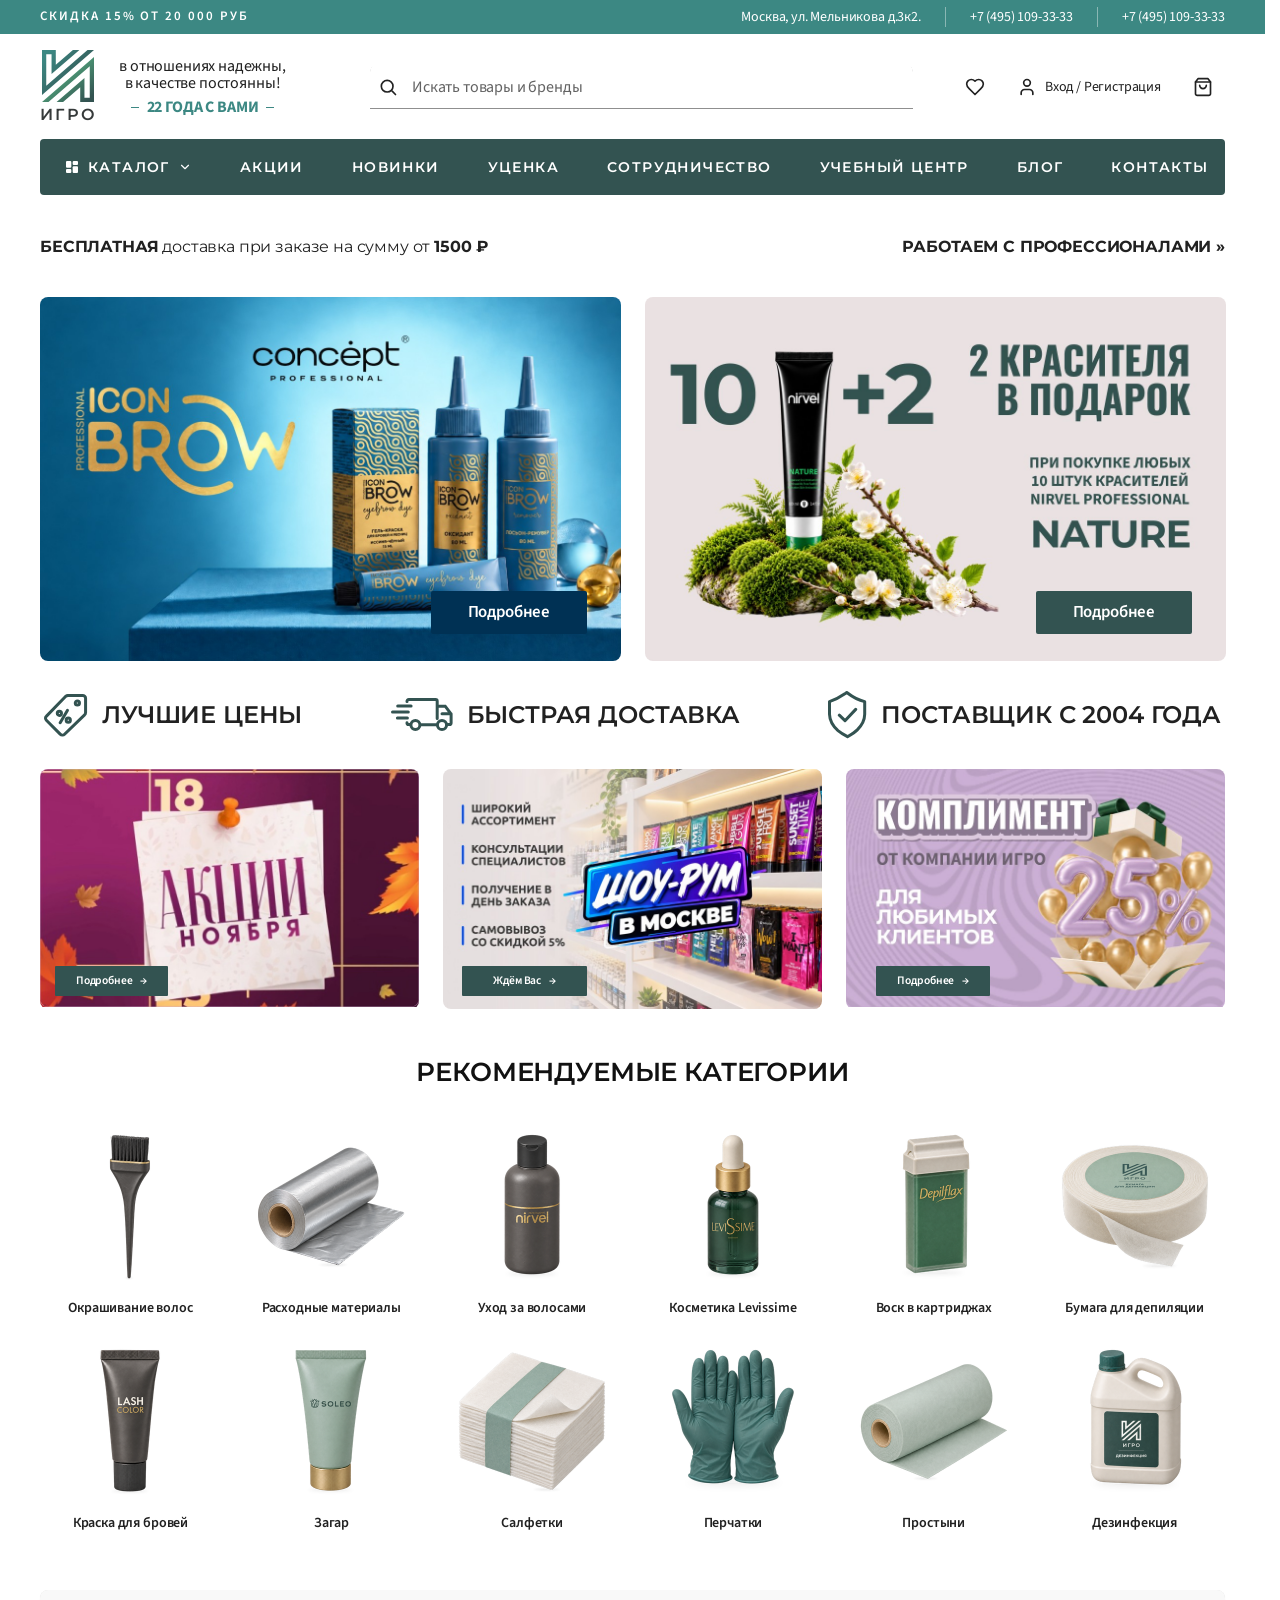
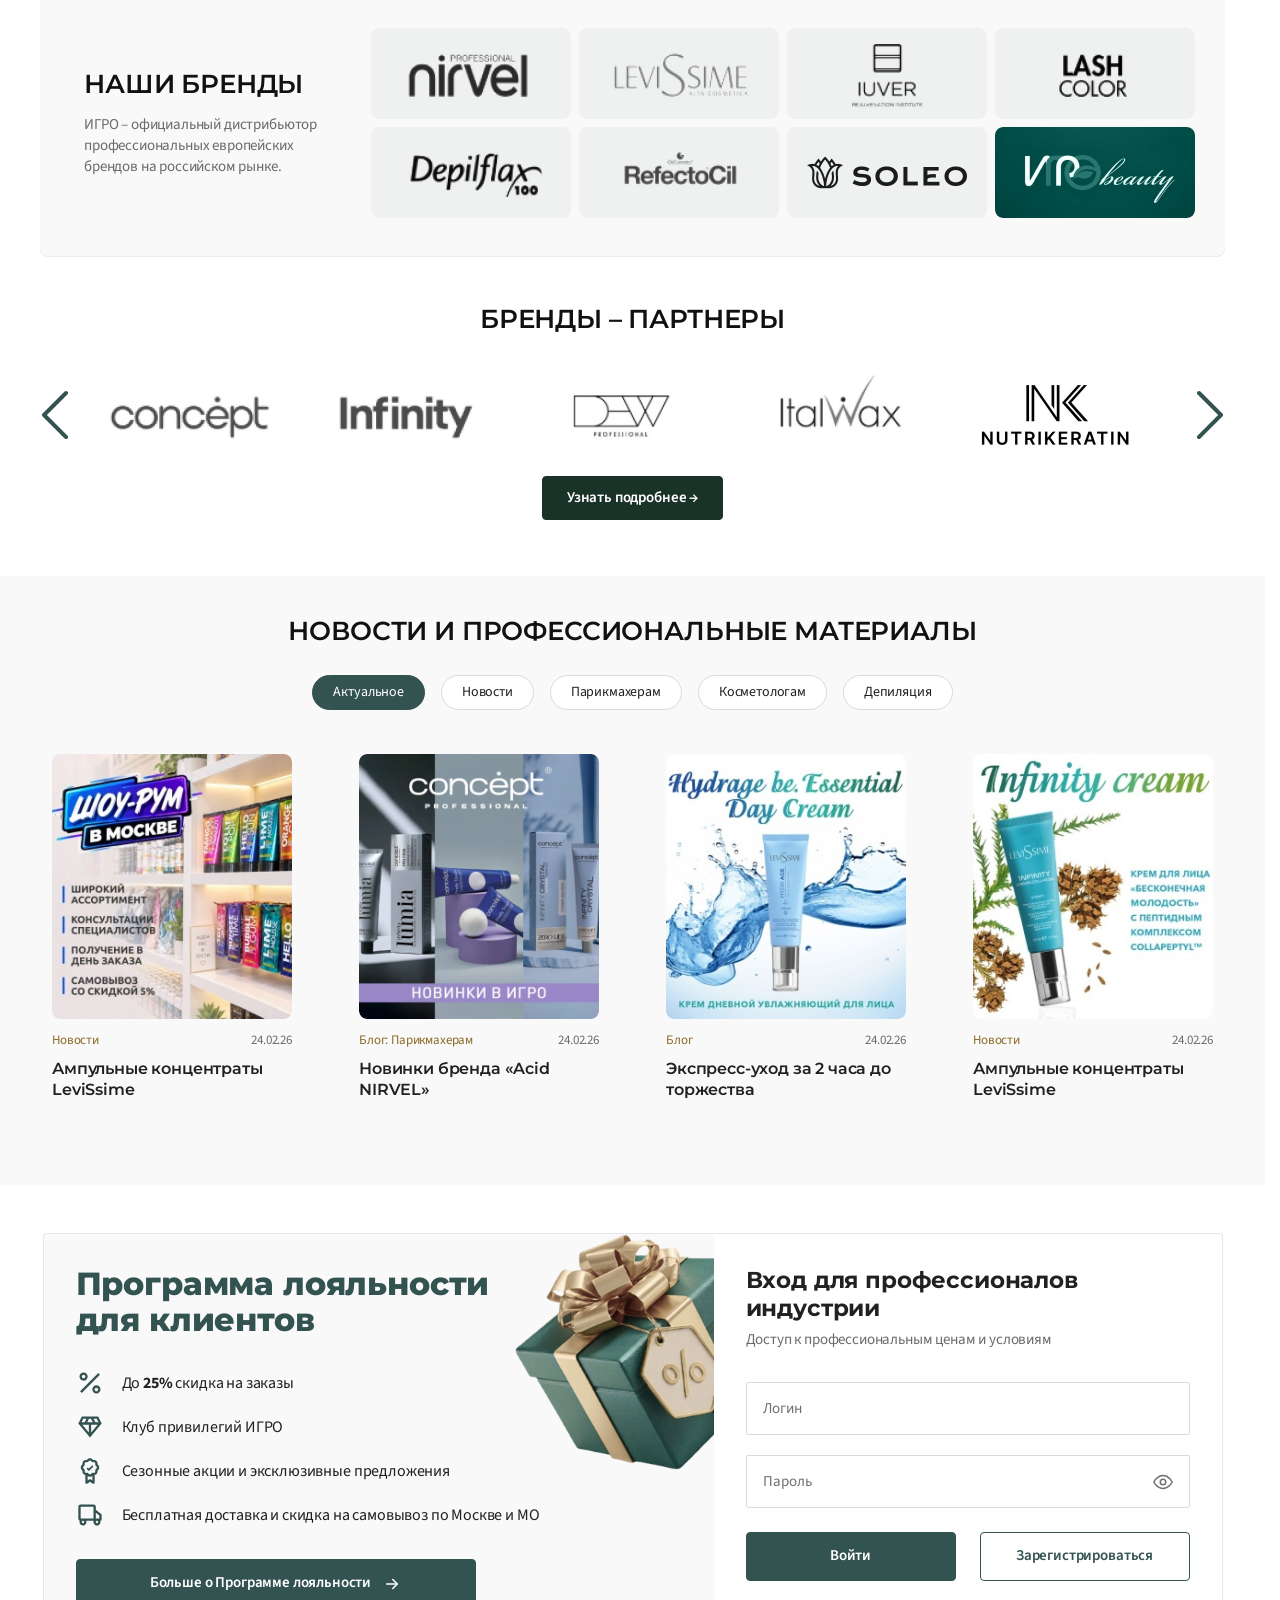
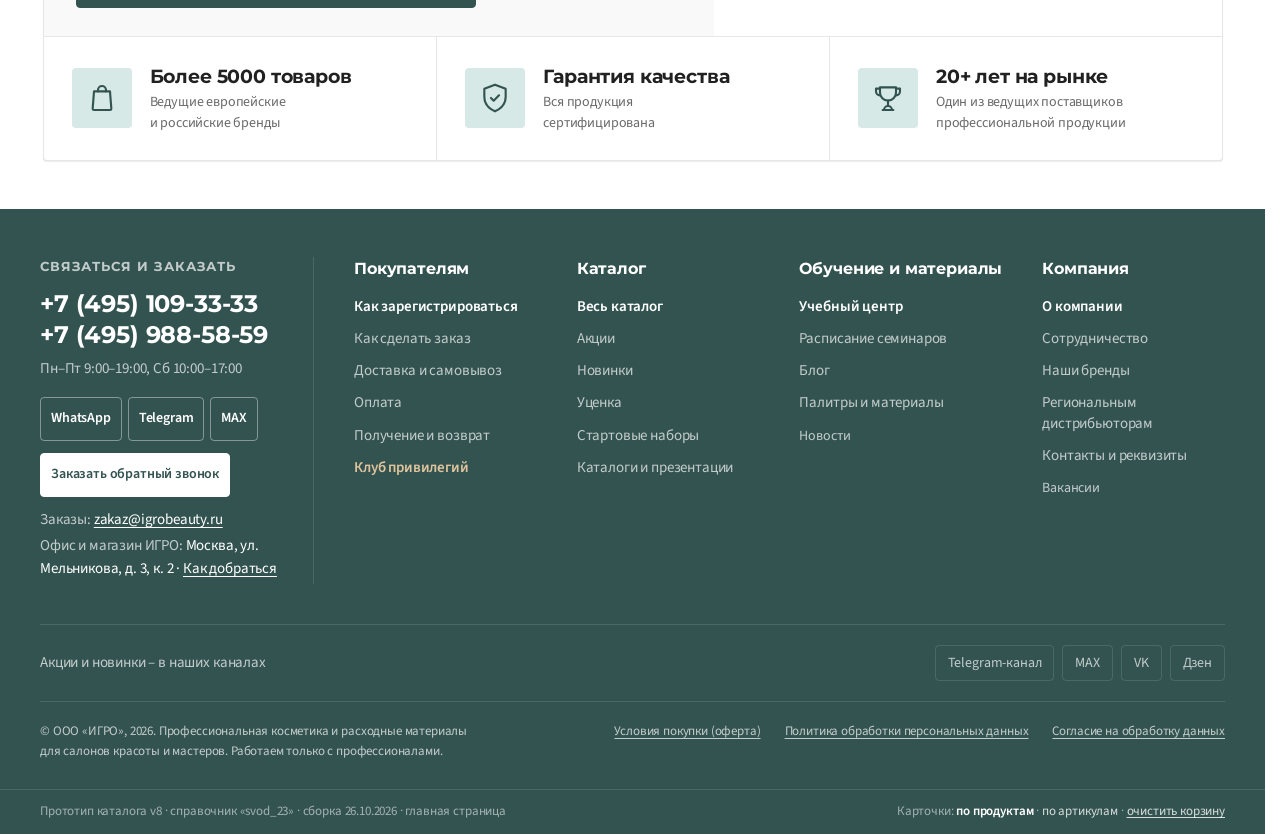
<file: index.html>
<!doctype html>
<html lang="ru">
<head>
<meta charset="utf-8">
<meta name="viewport" content="width=device-width, initial-scale=1">
<meta name="robots" content="noindex, nofollow">
<title>IGRObeauty – профессиональная косметика для салонов и мастеров</title>
<link rel="stylesheet" href="ds/styles.css">
<link rel="stylesheet" href="styles.css">
<link rel="stylesheet" href="assets/site/site.css">
<link rel="stylesheet" href="assets/site/footer.css">
</head>
<body class="igro site-home" data-page="home" data-default="hair"><div class="ig-topbar"><div class="ig-container ig-topbar__inner">
  <div class="ig-topbar__promo">Скидка 15% от 20&nbsp;000 руб</div>
  <div class="ig-topbar__contacts"><span>Москва, ул. Мельникова д.3к2.</span><span class="ig-topbar__sep"></span><a href="tel:+74951093333">+7 (495) 109-33-33</a><span class="ig-topbar__sep"></span><a href="tel:+74951093333">+7 (495) 109-33-33</a></div>
</div></div><div class="ig-mast-slot"><div class="ig-mast is-clear" data-mast><header class="ig-header"><div class="ig-container ig-header__inner">
  <a class="ig-logo" href="index.html" aria-label="ИГРО – на главную"><span class="ig-logo__mark"><span class="ig-logo__sign"><svg class="ig-logo__svg" viewBox="0 0 343 343" aria-hidden="true" focusable="false"><path d="M0 0H91V97.674L203.908 0H246.706L63 158.919V28H28V235.476L300.202 0H343L0 296.721V0Z" fill="url(#lgA_l)"/><path d="M343 342.998H252V245.324L139.092 342.998H96.294L280 184.079V314.998H315V107.522L42.798 342.998H0L343 46.2773V342.998Z" fill="url(#lgB_l)"/><defs><linearGradient id="lgA_l" x1="246.404" y1="265.103" x2="13.109" y2="51.0724" gradientUnits="userSpaceOnUse"><stop stop-color="#335351"/><stop offset="1" stop-color="#3C8883"/></linearGradient><linearGradient id="lgB_l" x1="343" y1="292.837" x2="162.212" y2="80.1451" gradientUnits="userSpaceOnUse"><stop stop-color="#335351"/><stop offset="0.8898" stop-color="#50A27B"/></linearGradient></defs></svg><svg class="ig-logo__svg-dark" viewBox="0 0 343 343" aria-hidden="true" focusable="false"><path d="M0 0H91V97.674L203.908 0H246.706L63 158.919V28H28V235.476L300.202 0H343L0 296.721V0Z" fill="url(#lgA_d)"/><path d="M343 342.998H252V245.324L139.092 342.998H96.294L280 184.079V314.998H315V107.522L42.798 342.998H0L343 46.2773V342.998Z" fill="url(#lgB_d)"/><defs><linearGradient id="lgA_d" x1="246.404" y1="265.103" x2="13.109" y2="51.0724" gradientUnits="userSpaceOnUse"><stop stop-color="#94E6BC"/><stop offset="1" stop-color="#3C8883"/></linearGradient><linearGradient id="lgB_d" x1="343" y1="292.837" x2="162.212" y2="80.1451" gradientUnits="userSpaceOnUse"><stop stop-color="#94E6BC"/><stop offset="0.8898" stop-color="#50A27B"/></linearGradient></defs></svg></span><span class="ig-logo__word">ИГРО</span></span><span class="ig-logo__tagline"><span class="ig-logo__motto">в отношениях надежны,<br>в качестве постоянны!</span><span class="ig-logo__years">22 года с вами</span></span></a>
  <div class="igro-search ig-search" role="search"><span class="igro-search__icon"><i class="ig-ic ig-ic--search ig-ic-20" aria-hidden="true"></i></span><input class="igro-search__input" type="search" placeholder="Искать товары и бренды" aria-label="Поиск"></div>
  <div class="ig-actions"><button type="button" class="igro-icon-btn igro-icon-btn--ghost ig-search-btn" data-search-open aria-label="Поиск"><i class="ig-ic ig-ic--search ig-ic-20" aria-hidden="true"></i></button><button type="button" class="igro-icon-btn igro-icon-btn--ghost" aria-label="Избранное"><i class="ig-ic ig-ic--heart ig-ic-20" aria-hidden="true"></i></button><button type="button" class="ig-action" aria-label="Вход / Регистрация"><i class="ig-ic ig-ic--user ig-ic-20" aria-hidden="true"></i><span class="ig-action__label">Вход / Регистрация</span></button><button type="button" class="ig-action ig-cart" data-cart aria-label="Корзина пуста"><span class="ig-cart__icon"><i class="ig-ic ig-ic--cart ig-ic-20" aria-hidden="true"></i><span class="ig-cart__count" aria-hidden="true" hidden></span></span><span class="ig-cart__sum" aria-hidden="true" hidden></span></button></div>
</div></header><nav class="ig-mainnav"><div class="ig-container ig-mainnav__inner">
  <div class="ig-mainnav__list"><a class="ig-navlink" href="catalog.html" data-toggle="mega" aria-expanded="false"><i class="ig-ic ig-ic--grid ig-ic-16" aria-hidden="true"></i> Каталог <i class="ig-ic ig-ic--chevron ig-ic-14" aria-hidden="true"></i></a></div>
  <div class="ig-mainnav__list ig-mainnav__list--end"><a class="ig-navlink" href="#">Акции</a><a class="ig-navlink" href="#">Новинки</a><a class="ig-navlink" href="#">Уценка</a><a class="ig-navlink" href="#">Сотрудничество</a><a class="ig-navlink" href="#">Учебный центр</a><a class="ig-navlink" href="#">Блог</a><a class="ig-navlink" href="#">Контакты</a></div>
  </div>
  <div class="ig-mega ig-mega--sidebar" id="mega" aria-hidden="true"></div>
</nav></div></div><div id="page"><main class="site-main">
<div class="ig-container">
  <div class="ig-home__strip">
    <p class="ig-home__delivery"><b>Бесплатная</b> доставка при заказе на&nbsp;сумму от&nbsp;<b>1500&nbsp;₽</b></p>
    <a class="ig-home__pro" href="#">Работаем с профессионалами&nbsp;»</a>
  </div>
  <h1 class="igro-sr-only">IGRObeauty – профессиональная косметика и расходные материалы для салонов</h1>

  <div class="site-top">
  <section class="site-hero" aria-label="Главные акции">
    <a href="subcategory.html?id=brows-okrashivanie&amp;brand=CONCEPT" title="Concept Icon Brow – новинка"><img src="assets/site/hero-concept-icon-brow.jpg" width="1180" height="740" alt="Concept Icon Brow – новинка"><span class="site-bn__btn" style="left:67.29%;top:80.81%;background:#003154" aria-hidden="true">Подробнее</span></a>
    <a href="subcategory.html?id=hair-okrashivanie&amp;brand=NIRVEL%20PROFESSIONAL" title="10 + 2 красителя Nirvel Nature"><img src="assets/site/hero-nirvel-nature.jpg" width="1180" height="740" alt="10 + 2: при покупке 10 красителей Nirvel Nature – 2 в подарок"><span class="site-bn__btn" style="left:67.29%;top:80.81%" aria-hidden="true">Подробнее</span></a>
  </section>

  <ul class="site-adv" aria-label="Почему ИГРО">
    <li class="site-adv__item"><img src="assets/site/adv-1.svg" width="44" height="43" alt="">Лучшие цены</li>
    <li class="site-adv__item"><img src="assets/site/adv-2.svg" width="62" height="34" alt="">Быстрая доставка</li>
    <li class="site-adv__item"><img src="assets/site/adv-3.svg" width="39" height="48" alt="">Поставщик с 2004 года</li>
  </ul>

  <section class="site-promo" aria-label="Акции и предложения">
    <a href="#" title="Акции ноября"><img src="assets/site/promo-sale-september.jpg" width="774" height="486" alt="Акции ноября"><span class="site-bn__btn site-bn__btn--sm" style="left:3.88%;top:82.3%" aria-hidden="true">Подробнее<i>→</i></span></a>
    <a href="#" title="Шоу-рум в Москве"><img src="assets/site/promo-showroom.jpg" width="768" height="486" alt="Шоу-рум в Москве"><span class="site-bn__btn site-bn__btn--sm" style="left:4.95%;top:82.3%;width:33.07cqw" aria-hidden="true">Ждём Вас<i>→</i></span></a>
    <a href="#" title="Комплимент от компании ИГРО"><img src="assets/site/promo-compliment.jpg" width="774" height="486" alt="Комплимент от компании ИГРО – 25 % для любимых клиентов"><span class="site-bn__btn site-bn__btn--sm" style="left:8.01%;top:82.3%" aria-hidden="true">Подробнее<i>→</i></span></a>
  </section>
  </div>

  <section class="site-cats" aria-labelledby="site-cats-t">
    <h2 class="site-h2" id="site-cats-t">Рекомендуемые категории</h2>
    <ul class="site-cats__grid">
      <li><a class="site-cat" href="subcategory.html?id=hair-okrashivanie"><img class="site-cat__img" src="assets/site/cat/01-okrashivanie-volos.png" width="160" height="160" alt="" loading="lazy"><span class="site-cat__t">Окрашивание волос</span></a></li>
      <li><a class="site-cat" href="group.html?id=hair-aksessuary-dlya-okrashivaniya-i-zavivki"><img class="site-cat__img" src="assets/site/cat/02-rashodnye-materialy.png" width="160" height="160" alt="" loading="lazy"><span class="site-cat__t">Расходные материалы</span></a></li>
      <li><a class="site-cat" href="subcategory.html?id=hair-uhod-dlya-volos"><img class="site-cat__img" src="assets/site/cat/03-uhod-za-volosami.png" width="160" height="160" alt="" loading="lazy"><span class="site-cat__t">Уход за волосами</span></a></li>
      <li><a class="site-cat" href="category.html?id=cosmetology&amp;brand=LEVISSIME"><img class="site-cat__img" src="assets/site/cat/04-kosmetika-levissime.png" width="160" height="160" alt="" loading="lazy"><span class="site-cat__t">Косметика Levissime</span></a></li>
      <li><a class="site-cat" href="group.html?id=depil-voskovaya-depilyaciya-teplye-voski"><img class="site-cat__img" src="assets/site/cat/05-vosk-v-kartridzhah.png" width="160" height="160" alt="" loading="lazy"><span class="site-cat__t">Воск в картриджах</span></a></li>
      <li><a class="site-cat" href="group.html?id=depil-aksessuary-poloski-dlya-depilyacii"><img class="site-cat__img" src="assets/site/cat/06-bumaga-dlya-depilyacii.png" width="160" height="160" alt="" loading="lazy"><span class="site-cat__t">Бумага для депиляции</span></a></li>
      <li><a class="site-cat" href="subcategory.html?id=brows-okrashivanie"><img class="site-cat__img" src="assets/site/cat/07-kraska-dlya-brovey.png" width="160" height="160" alt="" loading="lazy"><span class="site-cat__t">Краска для бровей</span></a></li>
      <li><a class="site-cat" href="category.html?id=tanning"><img class="site-cat__img" src="assets/site/cat/08-zagar.png" width="160" height="160" alt="" loading="lazy"><span class="site-cat__t">Загар</span></a></li>
      <li><a class="site-cat" href="group.html?id=dispo-polotenca-i-salfetki-salfetki"><img class="site-cat__img" src="assets/site/cat/09-salfetki.png" width="160" height="160" alt="" loading="lazy"><span class="site-cat__t">Салфетки</span></a></li>
      <li><a class="site-cat" href="group.html?id=dispo-sredstva-dlya-zaschity-perchatki"><img class="site-cat__img" src="assets/site/cat/10-perchatki.png" width="160" height="160" alt="" loading="lazy"><span class="site-cat__t">Перчатки</span></a></li>
      <li><a class="site-cat" href="group.html?id=dispo-prostyni-i-pokrytiya-prostyni"><img class="site-cat__img" src="assets/site/cat/11-prostyni.png" width="160" height="160" alt="" loading="lazy"><span class="site-cat__t">Простыни</span></a></li>
      <li><a class="site-cat" href="category.html?id=disinfection"><img class="site-cat__img" src="assets/site/cat/12-dezinfekciya.png" width="160" height="160" alt="" loading="lazy"><span class="site-cat__t">Дезинфекция</span></a></li>
    </ul>
  </section>

  <section class="site-brands" aria-labelledby="site-brands-t">
    <div><h2 class="site-h2" id="site-brands-t">Наши бренды</h2><p class="site-brands__txt">ИГРО – официальный дистрибьютор профессиональных европейских брендов на российском рынке.</p></div>
    <ul class="site-brands__grid">
      <li><a href="category.html?id=hair&amp;brand=NIRVEL%20PROFESSIONAL" title="nirvel"><img src="assets/site/brand-1.jpg" width="200" height="91" alt="nirvel" loading="lazy"></a></li>
      <li><a href="category.html?id=cosmetology&amp;brand=LEVISSIME" title="LeviSSime"><img src="assets/site/brand-2.jpg" width="200" height="91" alt="LeviSSime" loading="lazy"></a></li>
      <li><a href="category.html?id=cosmetology&amp;brand=IUVER" title="IUVER"><img src="assets/site/brand-3.jpg" width="200" height="91" alt="IUVER" loading="lazy"></a></li>
      <li><a href="subcategory.html?id=brows-okrashivanie" title="LASH COLOR"><img src="assets/site/brand-4.jpg" width="200" height="91" alt="LASH COLOR" loading="lazy"></a></li>
      <li><a href="category.html?id=depilation&amp;brand=DEPILFLAX%20100" title="Depilflax 100"><img src="assets/site/brand-5.jpg" width="200" height="91" alt="Depilflax 100" loading="lazy"></a></li>
      <li><a href="category.html?id=brows&amp;brand=REFECTOCIL" title="RefectoCil"><img src="assets/site/brand-6.jpg" width="200" height="91" alt="RefectoCil" loading="lazy"></a></li>
      <li><a href="category.html?id=tanning&amp;brand=SOLEO" title="SOLEO"><img src="assets/site/brand-7.jpg" width="200" height="91" alt="SOLEO" loading="lazy"></a></li>
      <li><a href="#" title="VIP beauty"><img src="assets/site/brand-8.jpg" width="200" height="91" alt="VIP beauty" loading="lazy"></a></li>
    </ul>
  </section>

  <section class="site-partners" aria-labelledby="site-partners-t">
    <h2 class="site-h2" id="site-partners-t">Бренды – партнеры</h2>
    <div class="site-partners__row">
      <button type="button" class="site-arrow" data-scroll="-1" aria-label="Назад"><svg viewBox="0 0 29 50" fill="none" aria-hidden="true"><path d="M26 3L4 25l22 22" stroke="currentColor" stroke-width="4" stroke-linecap="round" stroke-linejoin="round"/></svg></button>
      <div class="site-partners__track" data-track>
        <a href="category.html?id=hair&amp;brand=CONCEPT" title="Concept"><img src="assets/site/partner-1.jpg" width="200" height="79" alt="Concept" loading="lazy"></a>
        <a href="category.html?id=hair&amp;brand=CONCEPT%20INFINITY" title="Concept Infinity"><img src="assets/site/partner-2.jpg" width="200" height="79" alt="Concept Infinity" loading="lazy"></a>
        <a href="category.html?id=hair&amp;brand=DEW%20PROFESSIONAL" title="DEW Professional"><img src="assets/site/partner-3.jpg" width="200" height="79" alt="DEW Professional" loading="lazy"></a>
        <a href="category.html?id=depilation&amp;brand=ITALWAX" title="ItalWax"><img src="assets/site/partner-4.jpg" width="200" height="79" alt="ItalWax" loading="lazy"></a>
        <a href="#" title="Nutrikeratin"><img src="assets/site/partner-5.jpg" width="200" height="79" alt="Nutrikeratin" loading="lazy"></a>
      </div>
      <button type="button" class="site-arrow" data-scroll="1" aria-label="Вперёд"><svg viewBox="0 0 29 50" fill="none" aria-hidden="true"><path d="M3 3l22 22L3 47" stroke="currentColor" stroke-width="4" stroke-linecap="round" stroke-linejoin="round"/></svg></button>
    </div>
    <a class="igro-btn igro-btn--dark" href="#">Узнать подробнее&nbsp;→</a>
  </section>
</div>

<section class="site-news" aria-labelledby="site-news-t">
  <div class="ig-container">
    <h2 class="site-h2" id="site-news-t">Новости и профессиональные материалы</h2>
    <div class="site-news__tags" role="group" aria-label="Рубрики">
      <button type="button" class="site-tag" aria-pressed="true">Актуальное</button><button type="button" class="site-tag" aria-pressed="false">Новости</button><button type="button" class="site-tag" aria-pressed="false">Парикмахерам</button><button type="button" class="site-tag" aria-pressed="false">Косметологам</button><button type="button" class="site-tag" aria-pressed="false">Депиляция</button>
    </div>
    <ul class="site-news__grid">
      <li><a class="site-card" href="#"><img src="assets/site/news-1.jpg" width="240" height="265" alt="" loading="lazy"><span class="site-card__meta"><span class="site-card__cat">Новости</span><span class="site-card__date">24.02.26</span></span><span class="site-card__t">Ампульные концентраты LeviSsime</span></a></li>
      <li><a class="site-card" href="#"><img src="assets/site/news-2.jpg" width="240" height="265" alt="" loading="lazy"><span class="site-card__meta"><span class="site-card__cat">Блог: Парикмахерам</span><span class="site-card__date">24.02.26</span></span><span class="site-card__t">Новинки бренда «Acid NIRVEL»</span></a></li>
      <li><a class="site-card" href="#"><img src="assets/site/news-3.jpg" width="240" height="265" alt="" loading="lazy"><span class="site-card__meta"><span class="site-card__cat">Блог</span><span class="site-card__date">24.02.26</span></span><span class="site-card__t">Экспресс-уход за 2 часа до торжества</span></a></li>
      <li><a class="site-card" href="#"><img src="assets/site/news-4.jpg" width="240" height="265" alt="" loading="lazy"><span class="site-card__meta"><span class="site-card__cat">Новости</span><span class="site-card__date">24.02.26</span></span><span class="site-card__t">Ампульные концентраты LeviSsime</span></a></li>
    </ul>
  </div>
</section>

<section class="site-loyal" aria-label="Программа лояльности и вход">
  <div class="site-loyal__card">
    <div class="site-loyal__left">
      <h2>Программа лояльности для клиентов</h2>
      <img class="site-loyal__gift" src="assets/site/loyalty-gift.png" width="263" height="311" alt="">
      <ul class="site-perks">
        <li><img src="assets/site/perk-percent.svg" alt=""><span>До <b>25%</b> скидка на заказы</span></li>
        <li><img src="assets/site/perk-diamond.svg" alt=""><span>Клуб привилегий ИГРО</span></li>
        <li><img src="assets/site/perk-badge.svg" alt=""><span>Сезонные акции и эксклюзивные предложения</span></li>
        <li><img src="assets/site/perk-truck.svg" alt=""><span>Бесплатная доставка и скидка на самовывоз по Москве и МО</span></li>
      </ul>
      <a class="site-loyal__btn" href="#">Больше о Программе лояльности <img src="assets/site/ic-arrow.svg" width="18" height="18" alt="" style="filter: invert(1)"></a>
    </div>
    <form class="site-login" onsubmit="return false">
      <h2>Вход для профессионалов индустрии</h2>
      <p>Доступ к профессиональным ценам и условиям</p>
      <div class="site-login__field"><input type="text" placeholder="Логин" aria-label="Логин"></div>
      <div class="site-login__field"><input type="password" placeholder="Пароль" aria-label="Пароль"><img src="assets/site/ic-eye.svg" alt=""></div>
      <div class="site-login__actions"><button type="submit" class="site-login__btn">Войти</button><a class="site-login__btn site-login__btn--line" href="#">Зарегистрироваться</a></div>
    </form>
    <ul class="site-stats">
      <li><span class="site-stats__ic"><img src="assets/site/stat-bag.svg" width="32" height="32" alt=""></span><span><b>Более 5000 товаров</b>Ведущие европейские<br>и российские бренды</span></li>
      <li><span class="site-stats__ic"><img src="assets/site/stat-shield.svg" width="32" height="32" alt=""></span><span><b>Гарантия качества</b>Вся продукция<br>сертифицирована</span></li>
      <li><span class="site-stats__ic"><img src="assets/site/stat-trophy.svg" width="32" height="32" alt=""></span><span><b>20+ лет на рынке</b>Один из ведущих поставщиков<br>профессиональной продукции</span></li>
    </ul>
  </div>
</section>
</main></div>
<footer class="ft">
      <div class="ft__in">
        <div class="ft__main">
          <div class="ft__contact">
            <p class="ft__eyebrow">Связаться и заказать</p>
            <a class="ft__phone" href="#">+7 (495) 109-33-33</a>
            <a class="ft__phone" href="#">+7 (495) 988-58-59</a>
            <p class="ft__hours">Пн–Пт 9:00–19:00, Сб 10:00–17:00</p>
            <div class="ft__msg">
              <a class="ft__chip" href="#">WhatsApp</a>
              <a class="ft__chip" href="#">Telegram</a>
              <a class="ft__chip" href="#">MAX</a>
            </div>
            <div class="ft__msg">
              <a class="ft__chip ft__chip--solid" href="#">Заказать обратный звонок</a>
            </div>
            <p class="ft__line"><span>Заказы:</span> <a href="#">zakaz@igrobeauty.ru</a></p>
            <p class="ft__line"><span>Офис и магазин ИГРО:</span> Москва, ул. Мельникова, д. 3, к. 2 · <a href="#">Как добраться</a></p>
          </div>

          <nav class="ft__col" aria-label="Покупателям">
            <h3>Покупателям</h3>
            <ul>
              <li class="is-key"><a href="#">Как зарегистрироваться</a></li>
              <li><a href="#">Как сделать заказ</a></li>
              <li><a href="#">Доставка и самовывоз</a></li>
              <li><a href="#">Оплата</a></li>
              <li><a href="#">Получение и возврат</a></li>
              <li class="is-club"><a href="#">Клуб привилегий</a></li>
            </ul>
          </nav>

          <nav class="ft__col" aria-label="Каталог">
            <h3>Каталог</h3>
            <ul>
              <li class="is-key"><a href="catalog.html">Весь каталог</a></li>
              <li><a href="#">Акции</a></li>
              <li><a href="#">Новинки</a></li>
              <li><a href="#">Уценка</a></li>
              <li><a href="#">Стартовые наборы</a></li>
              <li><a href="#">Каталоги и презентации</a></li>
            </ul>
          </nav>

          <nav class="ft__col" aria-label="Обучение и материалы">
            <h3>Обучение и материалы</h3>
            <ul>
              <li class="is-key"><a href="#">Учебный центр</a></li>
              <li><a href="#">Расписание семинаров</a></li>
              <li><a href="#">Блог</a></li>
              <li><a href="#">Палитры и материалы</a></li>
              <li class="is-minor"><a href="#">Новости</a></li>
            </ul>
          </nav>

          <nav class="ft__col" aria-label="Компания">
            <h3>Компания</h3>
            <ul>
              <li class="is-key"><a href="#">О компании</a></li>
              <li><a href="#">Сотрудничество</a></li>
              <li><a href="#">Наши бренды</a></li>
              <li><a href="#">Региональным дистрибьюторам</a></li>
              <li><a href="#">Контакты и реквизиты</a></li>
              <li class="is-minor"><a href="#">Вакансии</a></li>
            </ul>
          </nav>
        </div>

        <div class="ft__social">
          <span class="ft__social-txt">Акции и новинки – в наших каналах</span>
          <div class="ft__social-list">
            <a class="ft__soc" href="#">Telegram-канал</a>
            <a class="ft__soc" href="#">MAX</a>
            <a class="ft__soc" href="#">VK</a>
            <a class="ft__soc" href="#">Дзен</a>
          </div>
        </div>

        <div class="ft__legal">
          <div class="ft__pro">© ООО «ИГРО», 2026. Профессиональная косметика и расходные материалы для салонов красоты и мастеров. Работаем только с профессионалами.</div>
          <nav aria-label="Документы">
            <a href="#">Условия покупки (оферта)</a>
            <a href="#">Политика обработки персональных данных</a>
            <a href="#">Согласие на обработку данных</a>
          </nav>
        </div>
      </div>
    <div class="ftm">
  <a class="ftm__call" href="tel:+74951093333">+7 (495) 109-33-33</a>
  <div class="ftm__row"><a href="#">WhatsApp</a><a href="#">Telegram</a><a href="#">MAX</a></div>
  <p class="ftm__hours">Пн–Пт 9:00–19:00, Сб 10:00–17:00 · <a href="#">Обратный звонок</a></p>
  <details class="ftm__acc"><summary>Покупателям<span class="ftm__pm" aria-hidden="true"></span></summary><ul>
              <li class="is-key"><a href="#">Как зарегистрироваться</a></li>
              <li><a href="#">Как сделать заказ</a></li>
              <li><a href="#">Доставка и самовывоз</a></li>
              <li><a href="#">Оплата</a></li>
              <li><a href="#">Получение и возврат</a></li>
              <li class="is-club"><a href="#">Клуб привилегий</a></li>
            </ul></details><details class="ftm__acc"><summary>Каталог<span class="ftm__pm" aria-hidden="true"></span></summary><ul>
              <li class="is-key"><a href="catalog.html">Весь каталог</a></li>
              <li><a href="#">Акции</a></li>
              <li><a href="#">Новинки</a></li>
              <li><a href="#">Уценка</a></li>
              <li><a href="#">Стартовые наборы</a></li>
              <li><a href="#">Каталоги и презентации</a></li>
            </ul></details><details class="ftm__acc"><summary>Обучение и материалы<span class="ftm__pm" aria-hidden="true"></span></summary><ul>
              <li class="is-key"><a href="#">Учебный центр</a></li>
              <li><a href="#">Расписание семинаров</a></li>
              <li><a href="#">Блог</a></li>
              <li><a href="#">Палитры и материалы</a></li>
              <li class="is-minor"><a href="#">Новости</a></li>
            </ul></details><details class="ftm__acc"><summary>Компания<span class="ftm__pm" aria-hidden="true"></span></summary><ul>
              <li class="is-key"><a href="#">О компании</a></li>
              <li><a href="#">Сотрудничество</a></li>
              <li><a href="#">Наши бренды</a></li>
              <li><a href="#">Региональным дистрибьюторам</a></li>
              <li><a href="#">Контакты и реквизиты</a></li>
              <li class="is-minor"><a href="#">Вакансии</a></li>
            </ul></details>
  <div class="ftm__soc"><a href="#">Telegram</a><a href="#">MAX</a><a href="#">VK</a><a href="#">Дзен</a></div>
  <div class="ftm__legal">© ООО «ИГРО», 2026. Работаем только с профессионалами.<a href="#">Условия покупки (оферта)</a><a href="#">Политика обработки персональных данных</a></div>
</div><div class="ig-container ig-proto" id="ig-proto"></div></footer>
<script src="data.js"></script>
<script src="render.js"></script>
<script src="script.js"></script>
<script>
/* главная сайта: стрелки ленты партнёров; рубрики новостей в прототипе только переключаются */
document.querySelectorAll('[data-scroll]').forEach(function (b) {
  b.addEventListener('click', function () {
    document.querySelector('[data-track]').scrollBy({ left: b.getAttribute('data-scroll') * 216, behavior: 'smooth' });
  });
});
document.querySelectorAll('.site-tag').forEach(function (b) {
  b.addEventListener('click', function () {
    document.querySelectorAll('.site-tag').forEach(function (x) { x.setAttribute('aria-pressed', x === b ? 'true' : 'false'); });
  });
});
</script>
</body>
</html>
</file>
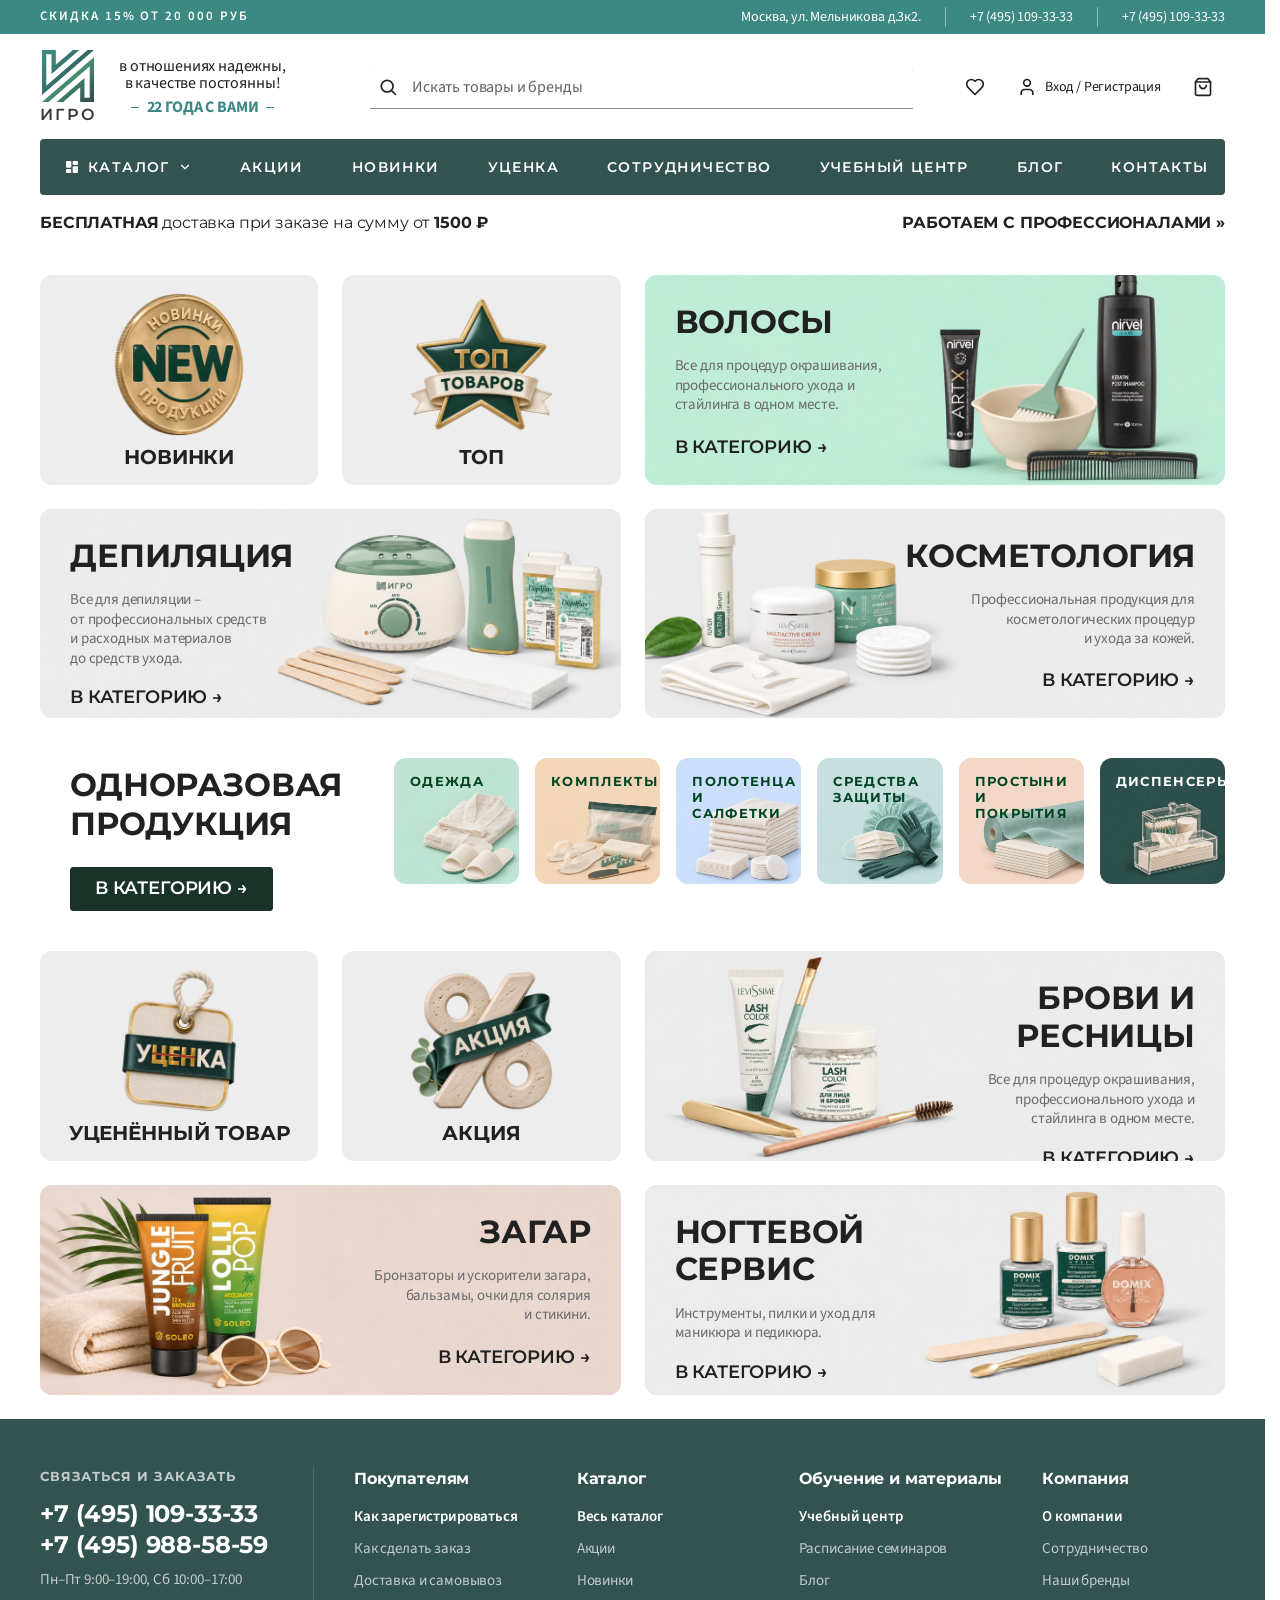
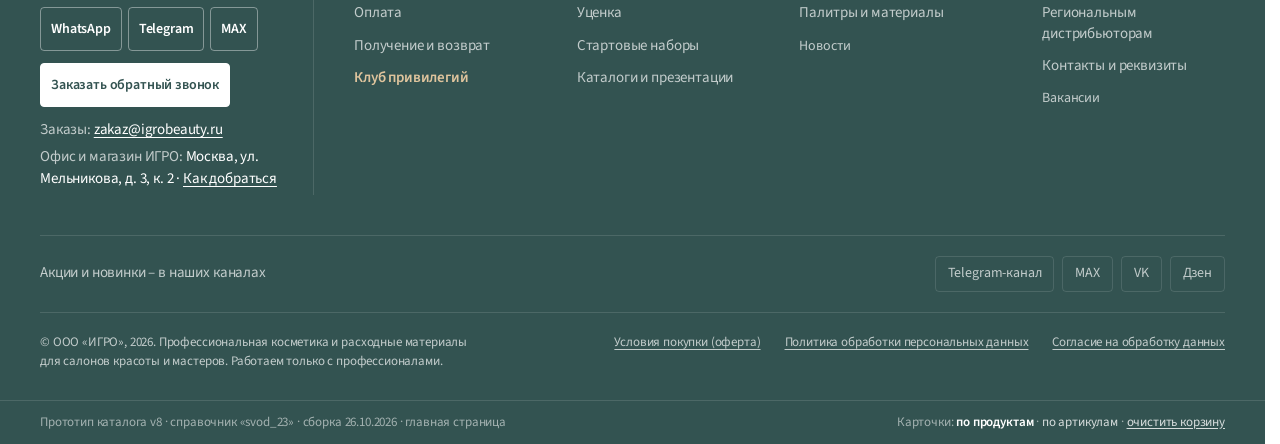
<file: catalog.html>
<!doctype html>
<html lang="ru">
<head>
<meta charset="utf-8">
<meta name="viewport" content="width=device-width, initial-scale=1">
<meta name="robots" content="noindex, nofollow">
<title>Каталог IGRObeauty</title>
<link rel="stylesheet" href="ds/styles.css">
<link rel="stylesheet" href="styles.css">
<link rel="stylesheet" href="assets/site/footer.css">
</head>
<body class="igro" data-page="home" data-default="hair"><div class="ig-topbar"><div class="ig-container ig-topbar__inner">
  <div class="ig-topbar__promo">Скидка 15% от 20&nbsp;000 руб</div>
  <div class="ig-topbar__contacts"><span>Москва, ул. Мельникова д.3к2.</span><span class="ig-topbar__sep"></span><a href="tel:+74951093333">+7 (495) 109-33-33</a><span class="ig-topbar__sep"></span><a href="tel:+74951093333">+7 (495) 109-33-33</a></div>
</div></div><div class="ig-mast-slot"><div class="ig-mast is-clear" data-mast><header class="ig-header"><div class="ig-container ig-header__inner">
  <a class="ig-logo" href="index.html" aria-label="ИГРО – на главную"><span class="ig-logo__mark"><span class="ig-logo__sign"><svg class="ig-logo__svg" viewBox="0 0 343 343" aria-hidden="true" focusable="false"><path d="M0 0H91V97.674L203.908 0H246.706L63 158.919V28H28V235.476L300.202 0H343L0 296.721V0Z" fill="url(#lgA_l)"/><path d="M343 342.998H252V245.324L139.092 342.998H96.294L280 184.079V314.998H315V107.522L42.798 342.998H0L343 46.2773V342.998Z" fill="url(#lgB_l)"/><defs><linearGradient id="lgA_l" x1="246.404" y1="265.103" x2="13.109" y2="51.0724" gradientUnits="userSpaceOnUse"><stop stop-color="#335351"/><stop offset="1" stop-color="#3C8883"/></linearGradient><linearGradient id="lgB_l" x1="343" y1="292.837" x2="162.212" y2="80.1451" gradientUnits="userSpaceOnUse"><stop stop-color="#335351"/><stop offset="0.8898" stop-color="#50A27B"/></linearGradient></defs></svg><svg class="ig-logo__svg-dark" viewBox="0 0 343 343" aria-hidden="true" focusable="false"><path d="M0 0H91V97.674L203.908 0H246.706L63 158.919V28H28V235.476L300.202 0H343L0 296.721V0Z" fill="url(#lgA_d)"/><path d="M343 342.998H252V245.324L139.092 342.998H96.294L280 184.079V314.998H315V107.522L42.798 342.998H0L343 46.2773V342.998Z" fill="url(#lgB_d)"/><defs><linearGradient id="lgA_d" x1="246.404" y1="265.103" x2="13.109" y2="51.0724" gradientUnits="userSpaceOnUse"><stop stop-color="#94E6BC"/><stop offset="1" stop-color="#3C8883"/></linearGradient><linearGradient id="lgB_d" x1="343" y1="292.837" x2="162.212" y2="80.1451" gradientUnits="userSpaceOnUse"><stop stop-color="#94E6BC"/><stop offset="0.8898" stop-color="#50A27B"/></linearGradient></defs></svg></span><span class="ig-logo__word">ИГРО</span></span><span class="ig-logo__tagline"><span class="ig-logo__motto">в отношениях надежны,<br>в качестве постоянны!</span><span class="ig-logo__years">22 года с вами</span></span></a>
  <div class="igro-search ig-search" role="search"><span class="igro-search__icon"><i class="ig-ic ig-ic--search ig-ic-20" aria-hidden="true"></i></span><input class="igro-search__input" type="search" placeholder="Искать товары и бренды" aria-label="Поиск"></div>
  <div class="ig-actions"><button type="button" class="igro-icon-btn igro-icon-btn--ghost ig-search-btn" data-search-open aria-label="Поиск"><i class="ig-ic ig-ic--search ig-ic-20" aria-hidden="true"></i></button><button type="button" class="igro-icon-btn igro-icon-btn--ghost" aria-label="Избранное"><i class="ig-ic ig-ic--heart ig-ic-20" aria-hidden="true"></i></button><button type="button" class="ig-action" aria-label="Вход / Регистрация"><i class="ig-ic ig-ic--user ig-ic-20" aria-hidden="true"></i><span class="ig-action__label">Вход / Регистрация</span></button><button type="button" class="ig-action ig-cart" data-cart aria-label="Корзина пуста"><span class="ig-cart__icon"><i class="ig-ic ig-ic--cart ig-ic-20" aria-hidden="true"></i><span class="ig-cart__count" aria-hidden="true" hidden></span></span><span class="ig-cart__sum" aria-hidden="true" hidden></span></button></div>
</div></header><nav class="ig-mainnav"><div class="ig-container ig-mainnav__inner">
  <div class="ig-mainnav__list"><a class="ig-navlink" href="catalog.html" data-toggle="mega" aria-expanded="false"><i class="ig-ic ig-ic--grid ig-ic-16" aria-hidden="true"></i> Каталог <i class="ig-ic ig-ic--chevron ig-ic-14" aria-hidden="true"></i></a></div>
  <div class="ig-mainnav__list ig-mainnav__list--end"><a class="ig-navlink" href="#">Акции</a><a class="ig-navlink" href="#">Новинки</a><a class="ig-navlink" href="#">Уценка</a><a class="ig-navlink" href="#">Сотрудничество</a><a class="ig-navlink" href="#">Учебный центр</a><a class="ig-navlink" href="#">Блог</a><a class="ig-navlink" href="#">Контакты</a></div>
  </div>
  <div class="ig-mega ig-mega--sidebar" id="mega" aria-hidden="true"></div>
</nav></div></div><div id="page"><main class="ig-home">
<div class="ig-container">
  <div class="ig-home__strip">
    <p class="ig-home__delivery"><b>Бесплатная</b> доставка при заказе на&nbsp;сумму от&nbsp;<b>1500&nbsp;₽</b></p>
    <a class="ig-home__pro" href="#">Работаем с профессионалами&nbsp;»</a>
  </div>

  <h1 class="igro-sr-only">Каталог IGRObeauty</h1>

  <nav class="ig-home__top" aria-label="Подборки и разделы">
    <a class="ig-promo ig-promo--new" href="#"><img src="assets/home/promo-new.png" width="608" height="608" alt="" decoding="async"><span class="ig-promo__t">Новинки</span></a>
    <a class="ig-promo ig-promo--top" href="#"><img src="assets/home/promo-top.png" width="608" height="608" alt="" decoding="async"><span class="ig-promo__t">Топ</span></a>
    <a class="ig-cat" href="category.html" style="--cat-img: url(&quot;assets/home/cat-hair.jpg&quot;); --cat-bg: #bfecd8">
      <span class="ig-cat__body"><span class="ig-cat__t">Волосы</span><span class="ig-cat__d">Все для процедур окрашивания, профессионального ухода и стайлинга в&nbsp;одном месте.</span><span class="ig-cat__go">В категорию →</span></span>
    </a>
    <a class="ig-cat" href="category.html?id=depilation" style="--cat-img: url(&quot;assets/home/cat-depil.jpg&quot;); --cat-bg: #ededed">
      <span class="ig-cat__body"><span class="ig-cat__t">Депиляция</span><span class="ig-cat__d">Все для депиляции – от&nbsp;профессиональных средств и&nbsp;расходных материалов до&nbsp;средств ухода.</span><span class="ig-cat__go">В категорию →</span></span>
    </a>
    <a class="ig-cat ig-cat--end" href="category.html?id=cosmetology" style="--cat-img: url(&quot;assets/home/cat-cosmet.jpg&quot;); --cat-bg: #ededed">
      <span class="ig-cat__body"><span class="ig-cat__t">Косметология</span><span class="ig-cat__d">Профессиональная продукция для косметологических процедур и&nbsp;ухода за&nbsp;кожей.</span><span class="ig-cat__go">В категорию →</span></span>
    </a>
  </nav>


  <section class="ig-dispo" aria-labelledby="ig-dispo-t">
    <div class="ig-dispo__head">
      <h2 class="ig-dispo__t" id="ig-dispo-t">Одноразовая продукция</h2>
      <a class="igro-btn igro-btn--dark ig-dispo__btn" href="category.html?id=disposable">В категорию →</a>
    </div>
    <ul class="ig-dispo__list">
      <li><a class="ig-banner" data-banner="dispo-odnorazovaya-odezhda" href="subcategory.html?id=dispo-odnorazovaya-odezhda" title="Одноразовая одежда"><img class="ig-banner__img" src="assets/banners/dispo-odnorazovaya-odezhda.jpg" width="480" height="480" alt="" loading="lazy" decoding="async"><span class="ig-banner__t">Одежда</span></a></li>
      <li><a class="ig-banner" data-banner="dispo-odnorazovye-komplekty" href="subcategory.html?id=dispo-odnorazovye-komplekty" title="Одноразовые комплекты"><img class="ig-banner__img" src="assets/banners/dispo-odnorazovye-komplekty.jpg" width="480" height="480" alt="" loading="lazy" decoding="async"><span class="ig-banner__t">Комплекты</span></a></li>
      <li><a class="ig-banner" data-banner="dispo-polotenca-i-salfetki" href="subcategory.html?id=dispo-polotenca-i-salfetki" title="Полотенца и салфетки"><img class="ig-banner__img" src="assets/banners/dispo-polotenca-i-salfetki.jpg" width="480" height="480" alt="" loading="lazy" decoding="async"><span class="ig-banner__t">Полотенца и салфетки</span></a></li>
      <li><a class="ig-banner" data-banner="dispo-sredstva-dlya-zaschity" href="subcategory.html?id=dispo-sredstva-dlya-zaschity" title="Средства для защиты"><img class="ig-banner__img" src="assets/banners/dispo-sredstva-dlya-zaschity.jpg" width="480" height="480" alt="" loading="lazy" decoding="async"><span class="ig-banner__t">Средства защиты</span></a></li>
      <li><a class="ig-banner" data-banner="dispo-prostyni-i-pokrytiya" href="subcategory.html?id=dispo-prostyni-i-pokrytiya" title="Простыни и покрытия"><img class="ig-banner__img" src="assets/banners/dispo-prostyni-i-pokrytiya.jpg" width="480" height="480" alt="" loading="lazy" decoding="async"><span class="ig-banner__t">Простыни и покрытия</span></a></li>
      <li><a class="ig-banner" data-banner="dispo-dispensery-i-oborudovanie-dlya-rashodnyh-materialov" href="subcategory.html?id=dispo-dispensery-i-oborudovanie-dlya-rashodnyh-materialov" title="Диспенсеры и оборудование для расходных материалов"><img class="ig-banner__img" src="assets/banners/dispo-dispensery-i-oborudovanie-dlya-rashodnyh-materialov.jpg" width="480" height="480" alt="" loading="lazy" decoding="async"><span class="ig-banner__t">Диспенсеры</span></a></li>
    </ul>
  </section>

  <div class="ig-home__top">
    <a class="ig-promo ig-promo--markdown" href="#"><img src="assets/home/promo-markdown.png" width="608" height="608" alt="" decoding="async"><span class="ig-promo__t">Уценённый товар</span></a>
    <a class="ig-promo ig-promo--sale" href="#"><img src="assets/home/promo-sale.png" width="608" height="608" alt="" decoding="async"><span class="ig-promo__t">Акция</span></a>
    <a class="ig-cat ig-cat--end" href="category.html?id=brows" style="--cat-img: url(&quot;assets/home/cat-brows.jpg&quot;); --cat-bg: #ededed">
      <span class="ig-cat__body"><span class="ig-cat__t">Брови и ресницы</span><span class="ig-cat__d">Все для процедур окрашивания, профессионального ухода и стайлинга в&nbsp;одном месте.</span><span class="ig-cat__go">В категорию →</span></span>
    </a>
  </div>


  <div class="ig-cats">
    <a class="ig-cat ig-cat--end" href="category.html?id=tanning" style="--cat-img: url(&quot;assets/home/cat-tan.jpg&quot;); --cat-bg: #e8d7cf">
      <span class="ig-cat__body"><span class="ig-cat__t">Загар</span><span class="ig-cat__d">Бронзаторы и&nbsp;ускорители загара, бальзамы, очки для солярия и&nbsp;стикини.</span><span class="ig-cat__go">В категорию →</span></span>
    </a>
    <a class="ig-cat" href="category.html?id=nails" style="--cat-img: url(&quot;assets/home/cat-nails.jpg&quot;); --cat-bg: #ededed">
      <span class="ig-cat__body"><span class="ig-cat__t">Ногтевой сервис</span><span class="ig-cat__d">Инструменты, пилки и&nbsp;уход для маникюра и&nbsp;педикюра.</span><span class="ig-cat__go">В категорию →</span></span>
    </a>
  </div>
</div>
</main></div><div class="ig-scrim" data-close></div><aside class="ig-drawer" id="drawer-filters" role="dialog" aria-modal="true" aria-labelledby="drawer-filters-title" aria-hidden="true">
  <div class="ig-drawer__head"><h2 class="igro-h3 ig-drawer__title" id="drawer-filters-title">Фильтры</h2><button type="button" class="igro-icon-btn igro-icon-btn--ghost ig-drawer__close" data-close aria-label="Закрыть"><i class="ig-ic ig-ic--close ig-ic-20" aria-hidden="true"></i></button></div>
  <div class="ig-drawer__body ig-facets"></div>
  <div class="ig-drawer__foot"><button type="button" class="igro-btn igro-btn--primary igro-btn--lg" data-apply>Показать</button><button type="button" class="igro-btn igro-btn--secondary igro-btn--lg" data-close data-reset>Сбросить</button></div>
</aside><footer class="ft">
      <div class="ft__in">
        <div class="ft__main">
          <div class="ft__contact">
            <p class="ft__eyebrow">Связаться и заказать</p>
            <a class="ft__phone" href="#">+7 (495) 109-33-33</a>
            <a class="ft__phone" href="#">+7 (495) 988-58-59</a>
            <p class="ft__hours">Пн–Пт 9:00–19:00, Сб 10:00–17:00</p>
            <div class="ft__msg">
              <a class="ft__chip" href="#">WhatsApp</a>
              <a class="ft__chip" href="#">Telegram</a>
              <a class="ft__chip" href="#">MAX</a>
            </div>
            <div class="ft__msg">
              <a class="ft__chip ft__chip--solid" href="#">Заказать обратный звонок</a>
            </div>
            <p class="ft__line"><span>Заказы:</span> <a href="#">zakaz@igrobeauty.ru</a></p>
            <p class="ft__line"><span>Офис и магазин ИГРО:</span> Москва, ул. Мельникова, д. 3, к. 2 · <a href="#">Как добраться</a></p>
          </div>

          <nav class="ft__col" aria-label="Покупателям">
            <h3>Покупателям</h3>
            <ul>
              <li class="is-key"><a href="#">Как зарегистрироваться</a></li>
              <li><a href="#">Как сделать заказ</a></li>
              <li><a href="#">Доставка и самовывоз</a></li>
              <li><a href="#">Оплата</a></li>
              <li><a href="#">Получение и возврат</a></li>
              <li class="is-club"><a href="#">Клуб привилегий</a></li>
            </ul>
          </nav>

          <nav class="ft__col" aria-label="Каталог">
            <h3>Каталог</h3>
            <ul>
              <li class="is-key"><a href="catalog.html">Весь каталог</a></li>
              <li><a href="#">Акции</a></li>
              <li><a href="#">Новинки</a></li>
              <li><a href="#">Уценка</a></li>
              <li><a href="#">Стартовые наборы</a></li>
              <li><a href="#">Каталоги и презентации</a></li>
            </ul>
          </nav>

          <nav class="ft__col" aria-label="Обучение и материалы">
            <h3>Обучение и материалы</h3>
            <ul>
              <li class="is-key"><a href="#">Учебный центр</a></li>
              <li><a href="#">Расписание семинаров</a></li>
              <li><a href="#">Блог</a></li>
              <li><a href="#">Палитры и материалы</a></li>
              <li class="is-minor"><a href="#">Новости</a></li>
            </ul>
          </nav>

          <nav class="ft__col" aria-label="Компания">
            <h3>Компания</h3>
            <ul>
              <li class="is-key"><a href="#">О компании</a></li>
              <li><a href="#">Сотрудничество</a></li>
              <li><a href="#">Наши бренды</a></li>
              <li><a href="#">Региональным дистрибьюторам</a></li>
              <li><a href="#">Контакты и реквизиты</a></li>
              <li class="is-minor"><a href="#">Вакансии</a></li>
            </ul>
          </nav>
        </div>

        <div class="ft__social">
          <span class="ft__social-txt">Акции и новинки – в наших каналах</span>
          <div class="ft__social-list">
            <a class="ft__soc" href="#">Telegram-канал</a>
            <a class="ft__soc" href="#">MAX</a>
            <a class="ft__soc" href="#">VK</a>
            <a class="ft__soc" href="#">Дзен</a>
          </div>
        </div>

        <div class="ft__legal">
          <div class="ft__pro">© ООО «ИГРО», 2026. Профессиональная косметика и расходные материалы для салонов красоты и мастеров. Работаем только с профессионалами.</div>
          <nav aria-label="Документы">
            <a href="#">Условия покупки (оферта)</a>
            <a href="#">Политика обработки персональных данных</a>
            <a href="#">Согласие на обработку данных</a>
          </nav>
        </div>
      </div>
    <div class="ftm">
  <a class="ftm__call" href="tel:+74951093333">+7 (495) 109-33-33</a>
  <div class="ftm__row"><a href="#">WhatsApp</a><a href="#">Telegram</a><a href="#">MAX</a></div>
  <p class="ftm__hours">Пн–Пт 9:00–19:00, Сб 10:00–17:00 · <a href="#">Обратный звонок</a></p>
  <details class="ftm__acc"><summary>Покупателям<span class="ftm__pm" aria-hidden="true"></span></summary><ul>
              <li class="is-key"><a href="#">Как зарегистрироваться</a></li>
              <li><a href="#">Как сделать заказ</a></li>
              <li><a href="#">Доставка и самовывоз</a></li>
              <li><a href="#">Оплата</a></li>
              <li><a href="#">Получение и возврат</a></li>
              <li class="is-club"><a href="#">Клуб привилегий</a></li>
            </ul></details><details class="ftm__acc"><summary>Каталог<span class="ftm__pm" aria-hidden="true"></span></summary><ul>
              <li class="is-key"><a href="catalog.html">Весь каталог</a></li>
              <li><a href="#">Акции</a></li>
              <li><a href="#">Новинки</a></li>
              <li><a href="#">Уценка</a></li>
              <li><a href="#">Стартовые наборы</a></li>
              <li><a href="#">Каталоги и презентации</a></li>
            </ul></details><details class="ftm__acc"><summary>Обучение и материалы<span class="ftm__pm" aria-hidden="true"></span></summary><ul>
              <li class="is-key"><a href="#">Учебный центр</a></li>
              <li><a href="#">Расписание семинаров</a></li>
              <li><a href="#">Блог</a></li>
              <li><a href="#">Палитры и материалы</a></li>
              <li class="is-minor"><a href="#">Новости</a></li>
            </ul></details><details class="ftm__acc"><summary>Компания<span class="ftm__pm" aria-hidden="true"></span></summary><ul>
              <li class="is-key"><a href="#">О компании</a></li>
              <li><a href="#">Сотрудничество</a></li>
              <li><a href="#">Наши бренды</a></li>
              <li><a href="#">Региональным дистрибьюторам</a></li>
              <li><a href="#">Контакты и реквизиты</a></li>
              <li class="is-minor"><a href="#">Вакансии</a></li>
            </ul></details>
  <div class="ftm__soc"><a href="#">Telegram</a><a href="#">MAX</a><a href="#">VK</a><a href="#">Дзен</a></div>
  <div class="ftm__legal">© ООО «ИГРО», 2026. Работаем только с профессионалами.<a href="#">Условия покупки (оферта)</a><a href="#">Политика обработки персональных данных</a></div>
</div><div class="ig-container ig-proto" id="ig-proto"></div></footer>
<script src="data.js"></script>
<script src="render.js"></script>
<script src="script.js"></script>
</body>
</html>
</file>
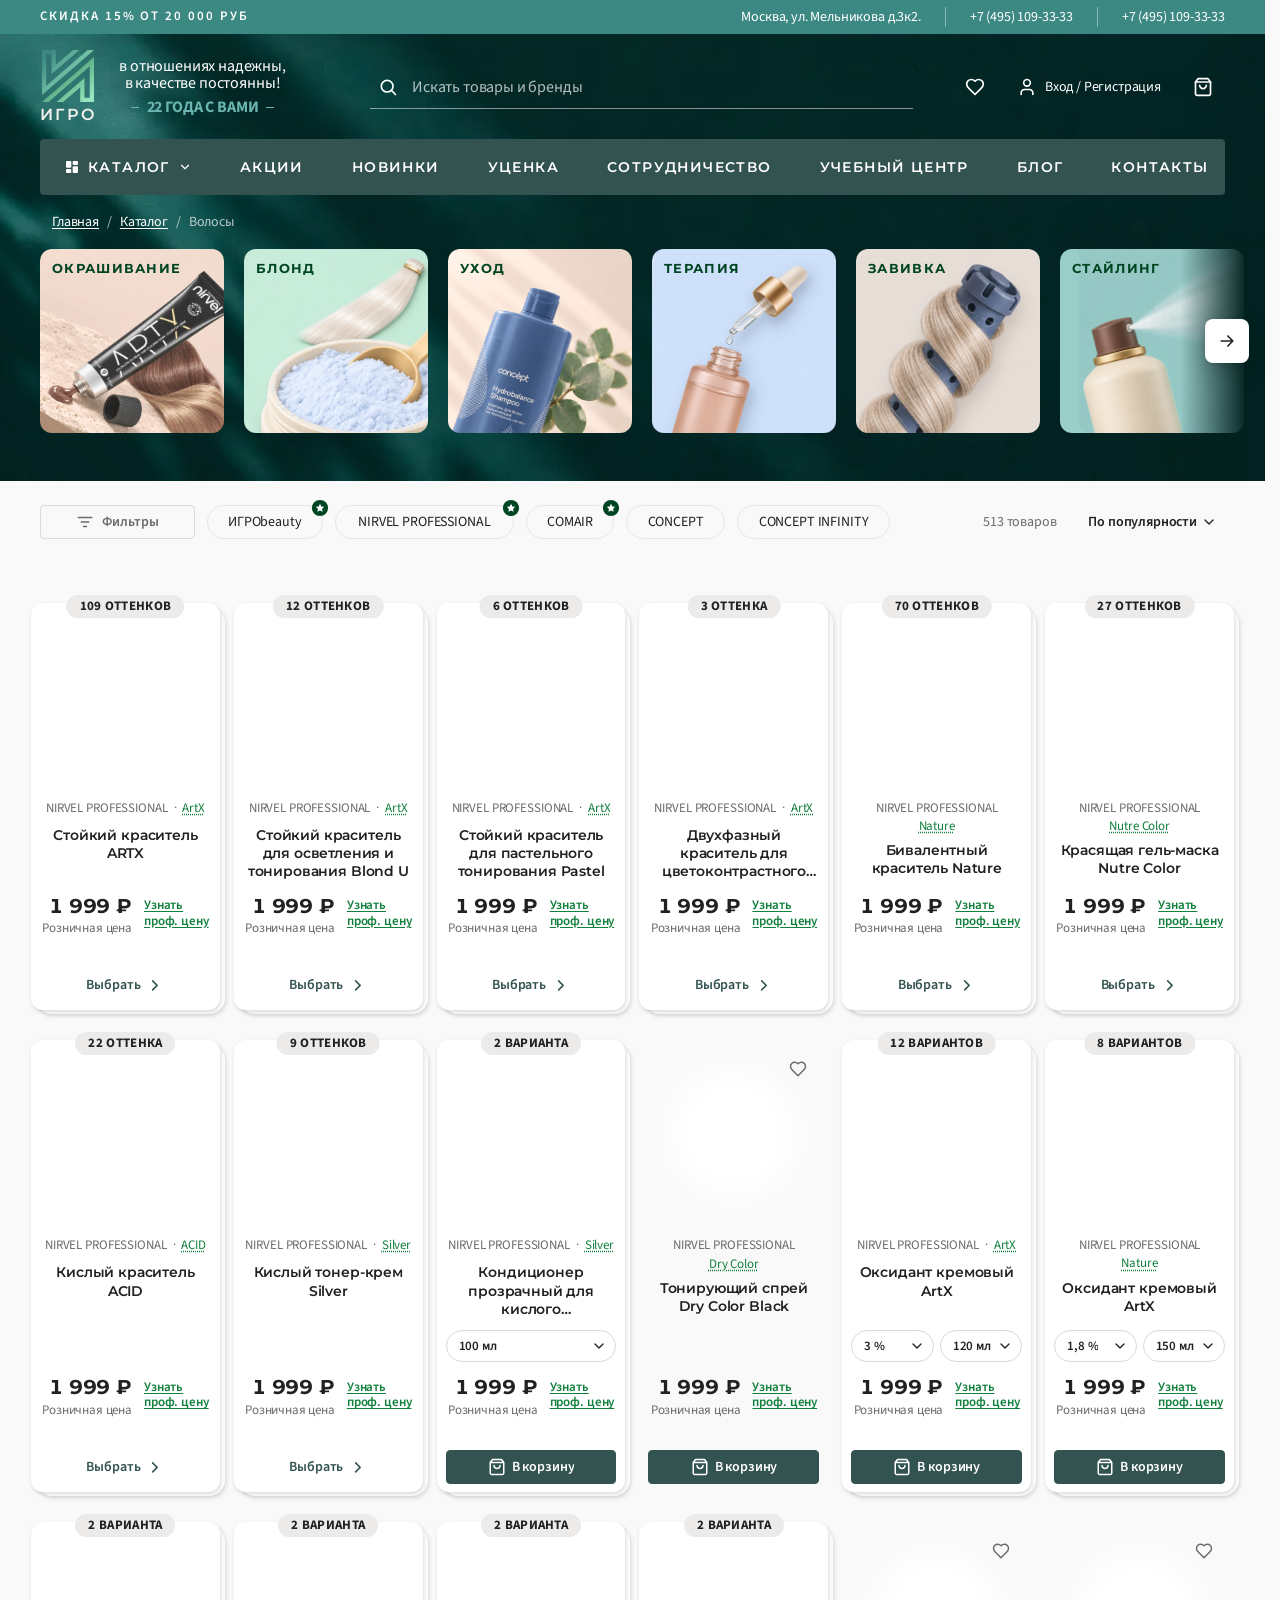
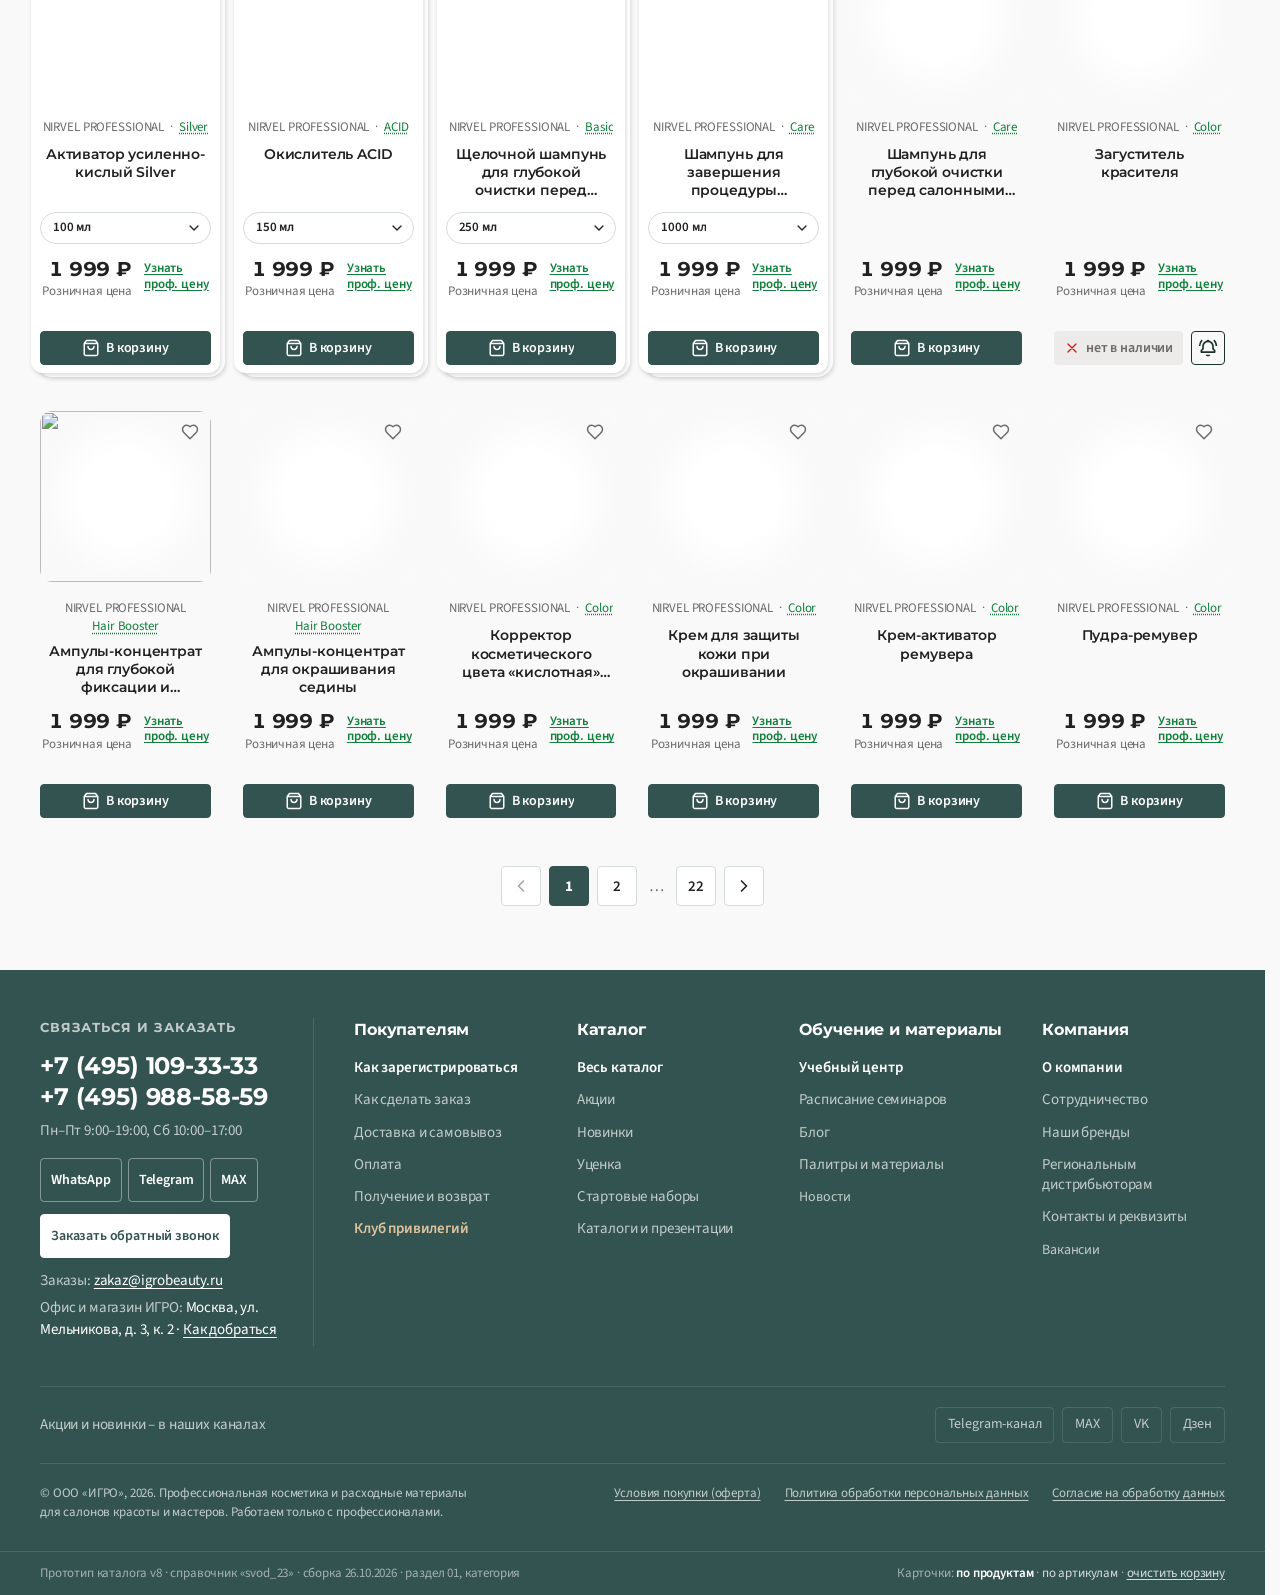
<file: category.html>
<!doctype html>
<html lang="ru">
<head>
<meta charset="utf-8">
<meta name="viewport" content="width=device-width, initial-scale=1">
<meta name="robots" content="noindex, nofollow">
<title>Каталог – IGRObeauty</title>
<link rel="stylesheet" href="ds/styles.css">
<link rel="stylesheet" href="styles.css">
<link rel="stylesheet" href="assets/site/footer.css">
</head>
<body class="igro" data-default="hair"><div class="ig-topbar"><div class="ig-container ig-topbar__inner">
  <div class="ig-topbar__promo">Скидка 15% от 20&nbsp;000 руб</div>
  <div class="ig-topbar__contacts"><span>Москва, ул. Мельникова д.3к2.</span><span class="ig-topbar__sep"></span><a href="tel:+74951093333">+7 (495) 109-33-33</a><span class="ig-topbar__sep"></span><a href="tel:+74951093333">+7 (495) 109-33-33</a></div>
</div></div><div class="ig-mast-slot"><div class="ig-mast is-clear" data-mast><header class="ig-header"><div class="ig-container ig-header__inner">
  <a class="ig-logo" href="index.html" aria-label="ИГРО – на главную"><span class="ig-logo__mark"><span class="ig-logo__sign"><svg class="ig-logo__svg" viewBox="0 0 343 343" aria-hidden="true" focusable="false"><path d="M0 0H91V97.674L203.908 0H246.706L63 158.919V28H28V235.476L300.202 0H343L0 296.721V0Z" fill="url(#lgA_l)"/><path d="M343 342.998H252V245.324L139.092 342.998H96.294L280 184.079V314.998H315V107.522L42.798 342.998H0L343 46.2773V342.998Z" fill="url(#lgB_l)"/><defs><linearGradient id="lgA_l" x1="246.404" y1="265.103" x2="13.109" y2="51.0724" gradientUnits="userSpaceOnUse"><stop stop-color="#335351"/><stop offset="1" stop-color="#3C8883"/></linearGradient><linearGradient id="lgB_l" x1="343" y1="292.837" x2="162.212" y2="80.1451" gradientUnits="userSpaceOnUse"><stop stop-color="#335351"/><stop offset="0.8898" stop-color="#50A27B"/></linearGradient></defs></svg><svg class="ig-logo__svg-dark" viewBox="0 0 343 343" aria-hidden="true" focusable="false"><path d="M0 0H91V97.674L203.908 0H246.706L63 158.919V28H28V235.476L300.202 0H343L0 296.721V0Z" fill="url(#lgA_d)"/><path d="M343 342.998H252V245.324L139.092 342.998H96.294L280 184.079V314.998H315V107.522L42.798 342.998H0L343 46.2773V342.998Z" fill="url(#lgB_d)"/><defs><linearGradient id="lgA_d" x1="246.404" y1="265.103" x2="13.109" y2="51.0724" gradientUnits="userSpaceOnUse"><stop stop-color="#94E6BC"/><stop offset="1" stop-color="#3C8883"/></linearGradient><linearGradient id="lgB_d" x1="343" y1="292.837" x2="162.212" y2="80.1451" gradientUnits="userSpaceOnUse"><stop stop-color="#94E6BC"/><stop offset="0.8898" stop-color="#50A27B"/></linearGradient></defs></svg></span><span class="ig-logo__word">ИГРО</span></span><span class="ig-logo__tagline"><span class="ig-logo__motto">в отношениях надежны,<br>в качестве постоянны!</span><span class="ig-logo__years">22 года с вами</span></span></a>
  <div class="igro-search ig-search" role="search"><span class="igro-search__icon"><i class="ig-ic ig-ic--search ig-ic-20" aria-hidden="true"></i></span><input class="igro-search__input" type="search" placeholder="Искать товары и бренды" aria-label="Поиск"></div>
  <div class="ig-actions"><button type="button" class="igro-icon-btn igro-icon-btn--ghost ig-search-btn" data-search-open aria-label="Поиск"><i class="ig-ic ig-ic--search ig-ic-20" aria-hidden="true"></i></button><button type="button" class="igro-icon-btn igro-icon-btn--ghost" aria-label="Избранное"><i class="ig-ic ig-ic--heart ig-ic-20" aria-hidden="true"></i></button><button type="button" class="ig-action" aria-label="Вход / Регистрация"><i class="ig-ic ig-ic--user ig-ic-20" aria-hidden="true"></i><span class="ig-action__label">Вход / Регистрация</span></button><button type="button" class="ig-action ig-cart" data-cart aria-label="Корзина пуста"><span class="ig-cart__icon"><i class="ig-ic ig-ic--cart ig-ic-20" aria-hidden="true"></i><span class="ig-cart__count" aria-hidden="true" hidden></span></span><span class="ig-cart__sum" aria-hidden="true" hidden></span></button></div>
</div></header><nav class="ig-mainnav"><div class="ig-container ig-mainnav__inner">
  <div class="ig-mainnav__list"><a class="ig-navlink" href="catalog.html" data-toggle="mega" aria-expanded="false"><i class="ig-ic ig-ic--grid ig-ic-16" aria-hidden="true"></i> Каталог <i class="ig-ic ig-ic--chevron ig-ic-14" aria-hidden="true"></i></a></div>
  <div class="ig-mainnav__list ig-mainnav__list--end"><a class="ig-navlink" href="#">Акции</a><a class="ig-navlink" href="#">Новинки</a><a class="ig-navlink" href="#">Уценка</a><a class="ig-navlink" href="#">Сотрудничество</a><a class="ig-navlink" href="#">Учебный центр</a><a class="ig-navlink" href="#">Блог</a><a class="ig-navlink" href="#">Контакты</a></div>
  </div>
  <div class="ig-mega ig-mega--sidebar" id="mega" aria-hidden="true"></div>
</nav></div></div><div id="page"></div><div class="ig-scrim" data-close></div><aside class="ig-drawer" id="drawer-filters" role="dialog" aria-modal="true" aria-labelledby="drawer-filters-title" aria-hidden="true">
  <div class="ig-drawer__head"><h2 class="igro-h3 ig-drawer__title" id="drawer-filters-title">Фильтры</h2><button type="button" class="igro-icon-btn igro-icon-btn--ghost ig-drawer__close" data-close aria-label="Закрыть"><i class="ig-ic ig-ic--close ig-ic-20" aria-hidden="true"></i></button></div>
  <div class="ig-drawer__body ig-facets"></div>
  <div class="ig-drawer__foot"><button type="button" class="igro-btn igro-btn--primary igro-btn--lg" data-apply>Показать</button><button type="button" class="igro-btn igro-btn--secondary igro-btn--lg" data-close data-reset>Сбросить</button></div>
</aside><footer class="ft">
      <div class="ft__in">
        <div class="ft__main">
          <div class="ft__contact">
            <p class="ft__eyebrow">Связаться и заказать</p>
            <a class="ft__phone" href="#">+7 (495) 109-33-33</a>
            <a class="ft__phone" href="#">+7 (495) 988-58-59</a>
            <p class="ft__hours">Пн–Пт 9:00–19:00, Сб 10:00–17:00</p>
            <div class="ft__msg">
              <a class="ft__chip" href="#">WhatsApp</a>
              <a class="ft__chip" href="#">Telegram</a>
              <a class="ft__chip" href="#">MAX</a>
            </div>
            <div class="ft__msg">
              <a class="ft__chip ft__chip--solid" href="#">Заказать обратный звонок</a>
            </div>
            <p class="ft__line"><span>Заказы:</span> <a href="#">zakaz@igrobeauty.ru</a></p>
            <p class="ft__line"><span>Офис и магазин ИГРО:</span> Москва, ул. Мельникова, д. 3, к. 2 · <a href="#">Как добраться</a></p>
          </div>

          <nav class="ft__col" aria-label="Покупателям">
            <h3>Покупателям</h3>
            <ul>
              <li class="is-key"><a href="#">Как зарегистрироваться</a></li>
              <li><a href="#">Как сделать заказ</a></li>
              <li><a href="#">Доставка и самовывоз</a></li>
              <li><a href="#">Оплата</a></li>
              <li><a href="#">Получение и возврат</a></li>
              <li class="is-club"><a href="#">Клуб привилегий</a></li>
            </ul>
          </nav>

          <nav class="ft__col" aria-label="Каталог">
            <h3>Каталог</h3>
            <ul>
              <li class="is-key"><a href="catalog.html">Весь каталог</a></li>
              <li><a href="#">Акции</a></li>
              <li><a href="#">Новинки</a></li>
              <li><a href="#">Уценка</a></li>
              <li><a href="#">Стартовые наборы</a></li>
              <li><a href="#">Каталоги и презентации</a></li>
            </ul>
          </nav>

          <nav class="ft__col" aria-label="Обучение и материалы">
            <h3>Обучение и материалы</h3>
            <ul>
              <li class="is-key"><a href="#">Учебный центр</a></li>
              <li><a href="#">Расписание семинаров</a></li>
              <li><a href="#">Блог</a></li>
              <li><a href="#">Палитры и материалы</a></li>
              <li class="is-minor"><a href="#">Новости</a></li>
            </ul>
          </nav>

          <nav class="ft__col" aria-label="Компания">
            <h3>Компания</h3>
            <ul>
              <li class="is-key"><a href="#">О компании</a></li>
              <li><a href="#">Сотрудничество</a></li>
              <li><a href="#">Наши бренды</a></li>
              <li><a href="#">Региональным дистрибьюторам</a></li>
              <li><a href="#">Контакты и реквизиты</a></li>
              <li class="is-minor"><a href="#">Вакансии</a></li>
            </ul>
          </nav>
        </div>

        <div class="ft__social">
          <span class="ft__social-txt">Акции и новинки – в наших каналах</span>
          <div class="ft__social-list">
            <a class="ft__soc" href="#">Telegram-канал</a>
            <a class="ft__soc" href="#">MAX</a>
            <a class="ft__soc" href="#">VK</a>
            <a class="ft__soc" href="#">Дзен</a>
          </div>
        </div>

        <div class="ft__legal">
          <div class="ft__pro">© ООО «ИГРО», 2026. Профессиональная косметика и расходные материалы для салонов красоты и мастеров. Работаем только с профессионалами.</div>
          <nav aria-label="Документы">
            <a href="#">Условия покупки (оферта)</a>
            <a href="#">Политика обработки персональных данных</a>
            <a href="#">Согласие на обработку данных</a>
          </nav>
        </div>
      </div>
    <div class="ftm">
  <a class="ftm__call" href="tel:+74951093333">+7 (495) 109-33-33</a>
  <div class="ftm__row"><a href="#">WhatsApp</a><a href="#">Telegram</a><a href="#">MAX</a></div>
  <p class="ftm__hours">Пн–Пт 9:00–19:00, Сб 10:00–17:00 · <a href="#">Обратный звонок</a></p>
  <details class="ftm__acc"><summary>Покупателям<span class="ftm__pm" aria-hidden="true"></span></summary><ul>
              <li class="is-key"><a href="#">Как зарегистрироваться</a></li>
              <li><a href="#">Как сделать заказ</a></li>
              <li><a href="#">Доставка и самовывоз</a></li>
              <li><a href="#">Оплата</a></li>
              <li><a href="#">Получение и возврат</a></li>
              <li class="is-club"><a href="#">Клуб привилегий</a></li>
            </ul></details><details class="ftm__acc"><summary>Каталог<span class="ftm__pm" aria-hidden="true"></span></summary><ul>
              <li class="is-key"><a href="catalog.html">Весь каталог</a></li>
              <li><a href="#">Акции</a></li>
              <li><a href="#">Новинки</a></li>
              <li><a href="#">Уценка</a></li>
              <li><a href="#">Стартовые наборы</a></li>
              <li><a href="#">Каталоги и презентации</a></li>
            </ul></details><details class="ftm__acc"><summary>Обучение и материалы<span class="ftm__pm" aria-hidden="true"></span></summary><ul>
              <li class="is-key"><a href="#">Учебный центр</a></li>
              <li><a href="#">Расписание семинаров</a></li>
              <li><a href="#">Блог</a></li>
              <li><a href="#">Палитры и материалы</a></li>
              <li class="is-minor"><a href="#">Новости</a></li>
            </ul></details><details class="ftm__acc"><summary>Компания<span class="ftm__pm" aria-hidden="true"></span></summary><ul>
              <li class="is-key"><a href="#">О компании</a></li>
              <li><a href="#">Сотрудничество</a></li>
              <li><a href="#">Наши бренды</a></li>
              <li><a href="#">Региональным дистрибьюторам</a></li>
              <li><a href="#">Контакты и реквизиты</a></li>
              <li class="is-minor"><a href="#">Вакансии</a></li>
            </ul></details>
  <div class="ftm__soc"><a href="#">Telegram</a><a href="#">MAX</a><a href="#">VK</a><a href="#">Дзен</a></div>
  <div class="ftm__legal">© ООО «ИГРО», 2026. Работаем только с профессионалами.<a href="#">Условия покупки (оферта)</a><a href="#">Политика обработки персональных данных</a></div>
</div><div class="ig-container ig-proto" id="ig-proto"></div></footer>
<script src="data.js"></script>
<script src="render.js"></script>
<script src="script.js"></script>
</body>
</html>
</file>
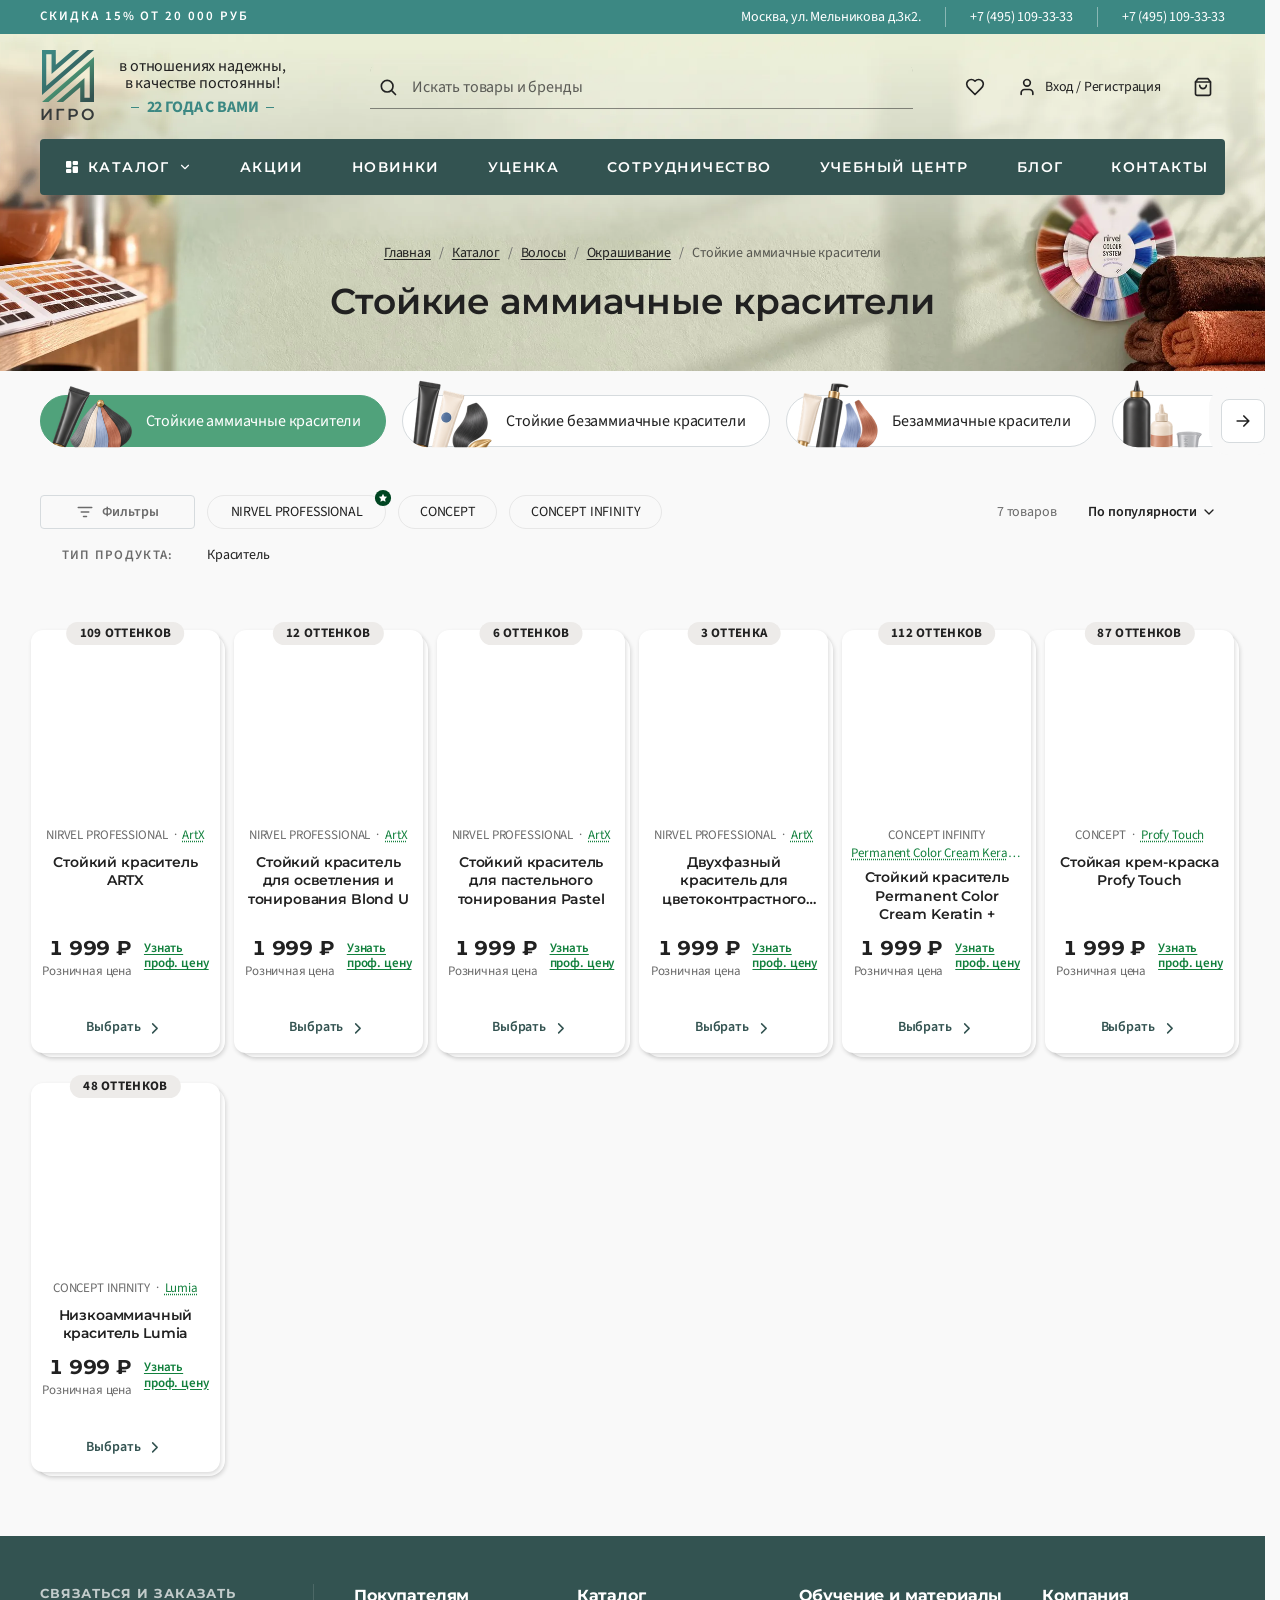
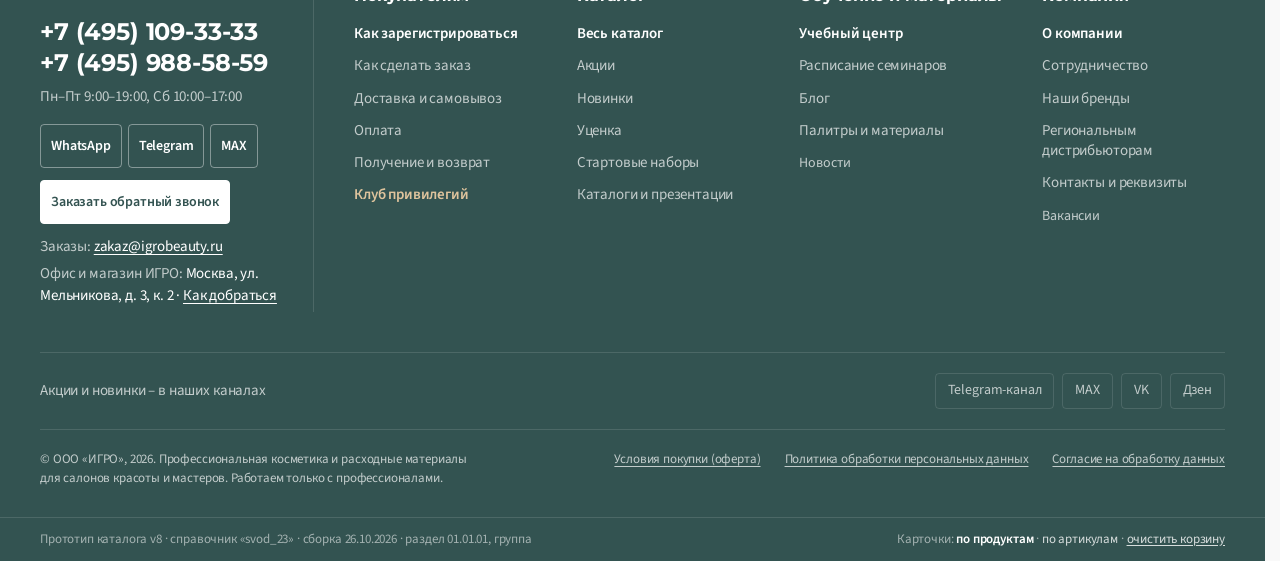
<file: group.html>
<!doctype html>
<html lang="ru">
<head>
<meta charset="utf-8">
<meta name="viewport" content="width=device-width, initial-scale=1">
<meta name="robots" content="noindex, nofollow">
<title>Группа – IGRObeauty</title>
<link rel="stylesheet" href="ds/styles.css">
<link rel="stylesheet" href="styles.css">
<link rel="stylesheet" href="assets/site/footer.css">
</head>
<body class="igro" data-default="hair-okrashivanie-stoykie-ammiachnye-krasiteli"><div class="ig-topbar"><div class="ig-container ig-topbar__inner">
  <div class="ig-topbar__promo">Скидка 15% от 20&nbsp;000 руб</div>
  <div class="ig-topbar__contacts"><span>Москва, ул. Мельникова д.3к2.</span><span class="ig-topbar__sep"></span><a href="tel:+74951093333">+7 (495) 109-33-33</a><span class="ig-topbar__sep"></span><a href="tel:+74951093333">+7 (495) 109-33-33</a></div>
</div></div><div class="ig-mast-slot"><div class="ig-mast is-clear" data-mast><header class="ig-header"><div class="ig-container ig-header__inner">
  <a class="ig-logo" href="index.html" aria-label="ИГРО – на главную"><span class="ig-logo__mark"><span class="ig-logo__sign"><svg class="ig-logo__svg" viewBox="0 0 343 343" aria-hidden="true" focusable="false"><path d="M0 0H91V97.674L203.908 0H246.706L63 158.919V28H28V235.476L300.202 0H343L0 296.721V0Z" fill="url(#lgA_l)"/><path d="M343 342.998H252V245.324L139.092 342.998H96.294L280 184.079V314.998H315V107.522L42.798 342.998H0L343 46.2773V342.998Z" fill="url(#lgB_l)"/><defs><linearGradient id="lgA_l" x1="246.404" y1="265.103" x2="13.109" y2="51.0724" gradientUnits="userSpaceOnUse"><stop stop-color="#335351"/><stop offset="1" stop-color="#3C8883"/></linearGradient><linearGradient id="lgB_l" x1="343" y1="292.837" x2="162.212" y2="80.1451" gradientUnits="userSpaceOnUse"><stop stop-color="#335351"/><stop offset="0.8898" stop-color="#50A27B"/></linearGradient></defs></svg><svg class="ig-logo__svg-dark" viewBox="0 0 343 343" aria-hidden="true" focusable="false"><path d="M0 0H91V97.674L203.908 0H246.706L63 158.919V28H28V235.476L300.202 0H343L0 296.721V0Z" fill="url(#lgA_d)"/><path d="M343 342.998H252V245.324L139.092 342.998H96.294L280 184.079V314.998H315V107.522L42.798 342.998H0L343 46.2773V342.998Z" fill="url(#lgB_d)"/><defs><linearGradient id="lgA_d" x1="246.404" y1="265.103" x2="13.109" y2="51.0724" gradientUnits="userSpaceOnUse"><stop stop-color="#94E6BC"/><stop offset="1" stop-color="#3C8883"/></linearGradient><linearGradient id="lgB_d" x1="343" y1="292.837" x2="162.212" y2="80.1451" gradientUnits="userSpaceOnUse"><stop stop-color="#94E6BC"/><stop offset="0.8898" stop-color="#50A27B"/></linearGradient></defs></svg></span><span class="ig-logo__word">ИГРО</span></span><span class="ig-logo__tagline"><span class="ig-logo__motto">в отношениях надежны,<br>в качестве постоянны!</span><span class="ig-logo__years">22 года с вами</span></span></a>
  <div class="igro-search ig-search" role="search"><span class="igro-search__icon"><i class="ig-ic ig-ic--search ig-ic-20" aria-hidden="true"></i></span><input class="igro-search__input" type="search" placeholder="Искать товары и бренды" aria-label="Поиск"></div>
  <div class="ig-actions"><button type="button" class="igro-icon-btn igro-icon-btn--ghost ig-search-btn" data-search-open aria-label="Поиск"><i class="ig-ic ig-ic--search ig-ic-20" aria-hidden="true"></i></button><button type="button" class="igro-icon-btn igro-icon-btn--ghost" aria-label="Избранное"><i class="ig-ic ig-ic--heart ig-ic-20" aria-hidden="true"></i></button><button type="button" class="ig-action" aria-label="Вход / Регистрация"><i class="ig-ic ig-ic--user ig-ic-20" aria-hidden="true"></i><span class="ig-action__label">Вход / Регистрация</span></button><button type="button" class="ig-action ig-cart" data-cart aria-label="Корзина пуста"><span class="ig-cart__icon"><i class="ig-ic ig-ic--cart ig-ic-20" aria-hidden="true"></i><span class="ig-cart__count" aria-hidden="true" hidden></span></span><span class="ig-cart__sum" aria-hidden="true" hidden></span></button></div>
</div></header><nav class="ig-mainnav"><div class="ig-container ig-mainnav__inner">
  <div class="ig-mainnav__list"><a class="ig-navlink" href="catalog.html" data-toggle="mega" aria-expanded="false"><i class="ig-ic ig-ic--grid ig-ic-16" aria-hidden="true"></i> Каталог <i class="ig-ic ig-ic--chevron ig-ic-14" aria-hidden="true"></i></a></div>
  <div class="ig-mainnav__list ig-mainnav__list--end"><a class="ig-navlink" href="#">Акции</a><a class="ig-navlink" href="#">Новинки</a><a class="ig-navlink" href="#">Уценка</a><a class="ig-navlink" href="#">Сотрудничество</a><a class="ig-navlink" href="#">Учебный центр</a><a class="ig-navlink" href="#">Блог</a><a class="ig-navlink" href="#">Контакты</a></div>
  </div>
  <div class="ig-mega ig-mega--sidebar" id="mega" aria-hidden="true"></div>
</nav></div></div><div id="page"></div><div class="ig-scrim" data-close></div><aside class="ig-drawer" id="drawer-filters" role="dialog" aria-modal="true" aria-labelledby="drawer-filters-title" aria-hidden="true">
  <div class="ig-drawer__head"><h2 class="igro-h3 ig-drawer__title" id="drawer-filters-title">Фильтры</h2><button type="button" class="igro-icon-btn igro-icon-btn--ghost ig-drawer__close" data-close aria-label="Закрыть"><i class="ig-ic ig-ic--close ig-ic-20" aria-hidden="true"></i></button></div>
  <div class="ig-drawer__body ig-facets"></div>
  <div class="ig-drawer__foot"><button type="button" class="igro-btn igro-btn--primary igro-btn--lg" data-apply>Показать</button><button type="button" class="igro-btn igro-btn--secondary igro-btn--lg" data-close data-reset>Сбросить</button></div>
</aside><footer class="ft">
      <div class="ft__in">
        <div class="ft__main">
          <div class="ft__contact">
            <p class="ft__eyebrow">Связаться и заказать</p>
            <a class="ft__phone" href="#">+7 (495) 109-33-33</a>
            <a class="ft__phone" href="#">+7 (495) 988-58-59</a>
            <p class="ft__hours">Пн–Пт 9:00–19:00, Сб 10:00–17:00</p>
            <div class="ft__msg">
              <a class="ft__chip" href="#">WhatsApp</a>
              <a class="ft__chip" href="#">Telegram</a>
              <a class="ft__chip" href="#">MAX</a>
            </div>
            <div class="ft__msg">
              <a class="ft__chip ft__chip--solid" href="#">Заказать обратный звонок</a>
            </div>
            <p class="ft__line"><span>Заказы:</span> <a href="#">zakaz@igrobeauty.ru</a></p>
            <p class="ft__line"><span>Офис и магазин ИГРО:</span> Москва, ул. Мельникова, д. 3, к. 2 · <a href="#">Как добраться</a></p>
          </div>

          <nav class="ft__col" aria-label="Покупателям">
            <h3>Покупателям</h3>
            <ul>
              <li class="is-key"><a href="#">Как зарегистрироваться</a></li>
              <li><a href="#">Как сделать заказ</a></li>
              <li><a href="#">Доставка и самовывоз</a></li>
              <li><a href="#">Оплата</a></li>
              <li><a href="#">Получение и возврат</a></li>
              <li class="is-club"><a href="#">Клуб привилегий</a></li>
            </ul>
          </nav>

          <nav class="ft__col" aria-label="Каталог">
            <h3>Каталог</h3>
            <ul>
              <li class="is-key"><a href="catalog.html">Весь каталог</a></li>
              <li><a href="#">Акции</a></li>
              <li><a href="#">Новинки</a></li>
              <li><a href="#">Уценка</a></li>
              <li><a href="#">Стартовые наборы</a></li>
              <li><a href="#">Каталоги и презентации</a></li>
            </ul>
          </nav>

          <nav class="ft__col" aria-label="Обучение и материалы">
            <h3>Обучение и материалы</h3>
            <ul>
              <li class="is-key"><a href="#">Учебный центр</a></li>
              <li><a href="#">Расписание семинаров</a></li>
              <li><a href="#">Блог</a></li>
              <li><a href="#">Палитры и материалы</a></li>
              <li class="is-minor"><a href="#">Новости</a></li>
            </ul>
          </nav>

          <nav class="ft__col" aria-label="Компания">
            <h3>Компания</h3>
            <ul>
              <li class="is-key"><a href="#">О компании</a></li>
              <li><a href="#">Сотрудничество</a></li>
              <li><a href="#">Наши бренды</a></li>
              <li><a href="#">Региональным дистрибьюторам</a></li>
              <li><a href="#">Контакты и реквизиты</a></li>
              <li class="is-minor"><a href="#">Вакансии</a></li>
            </ul>
          </nav>
        </div>

        <div class="ft__social">
          <span class="ft__social-txt">Акции и новинки – в наших каналах</span>
          <div class="ft__social-list">
            <a class="ft__soc" href="#">Telegram-канал</a>
            <a class="ft__soc" href="#">MAX</a>
            <a class="ft__soc" href="#">VK</a>
            <a class="ft__soc" href="#">Дзен</a>
          </div>
        </div>

        <div class="ft__legal">
          <div class="ft__pro">© ООО «ИГРО», 2026. Профессиональная косметика и расходные материалы для салонов красоты и мастеров. Работаем только с профессионалами.</div>
          <nav aria-label="Документы">
            <a href="#">Условия покупки (оферта)</a>
            <a href="#">Политика обработки персональных данных</a>
            <a href="#">Согласие на обработку данных</a>
          </nav>
        </div>
      </div>
    <div class="ftm">
  <a class="ftm__call" href="tel:+74951093333">+7 (495) 109-33-33</a>
  <div class="ftm__row"><a href="#">WhatsApp</a><a href="#">Telegram</a><a href="#">MAX</a></div>
  <p class="ftm__hours">Пн–Пт 9:00–19:00, Сб 10:00–17:00 · <a href="#">Обратный звонок</a></p>
  <details class="ftm__acc"><summary>Покупателям<span class="ftm__pm" aria-hidden="true"></span></summary><ul>
              <li class="is-key"><a href="#">Как зарегистрироваться</a></li>
              <li><a href="#">Как сделать заказ</a></li>
              <li><a href="#">Доставка и самовывоз</a></li>
              <li><a href="#">Оплата</a></li>
              <li><a href="#">Получение и возврат</a></li>
              <li class="is-club"><a href="#">Клуб привилегий</a></li>
            </ul></details><details class="ftm__acc"><summary>Каталог<span class="ftm__pm" aria-hidden="true"></span></summary><ul>
              <li class="is-key"><a href="catalog.html">Весь каталог</a></li>
              <li><a href="#">Акции</a></li>
              <li><a href="#">Новинки</a></li>
              <li><a href="#">Уценка</a></li>
              <li><a href="#">Стартовые наборы</a></li>
              <li><a href="#">Каталоги и презентации</a></li>
            </ul></details><details class="ftm__acc"><summary>Обучение и материалы<span class="ftm__pm" aria-hidden="true"></span></summary><ul>
              <li class="is-key"><a href="#">Учебный центр</a></li>
              <li><a href="#">Расписание семинаров</a></li>
              <li><a href="#">Блог</a></li>
              <li><a href="#">Палитры и материалы</a></li>
              <li class="is-minor"><a href="#">Новости</a></li>
            </ul></details><details class="ftm__acc"><summary>Компания<span class="ftm__pm" aria-hidden="true"></span></summary><ul>
              <li class="is-key"><a href="#">О компании</a></li>
              <li><a href="#">Сотрудничество</a></li>
              <li><a href="#">Наши бренды</a></li>
              <li><a href="#">Региональным дистрибьюторам</a></li>
              <li><a href="#">Контакты и реквизиты</a></li>
              <li class="is-minor"><a href="#">Вакансии</a></li>
            </ul></details>
  <div class="ftm__soc"><a href="#">Telegram</a><a href="#">MAX</a><a href="#">VK</a><a href="#">Дзен</a></div>
  <div class="ftm__legal">© ООО «ИГРО», 2026. Работаем только с профессионалами.<a href="#">Условия покупки (оферта)</a><a href="#">Политика обработки персональных данных</a></div>
</div><div class="ig-container ig-proto" id="ig-proto"></div></footer>
<script src="data.js"></script>
<script src="render.js"></script>
<script src="script.js"></script>
</body>
</html>
</file>
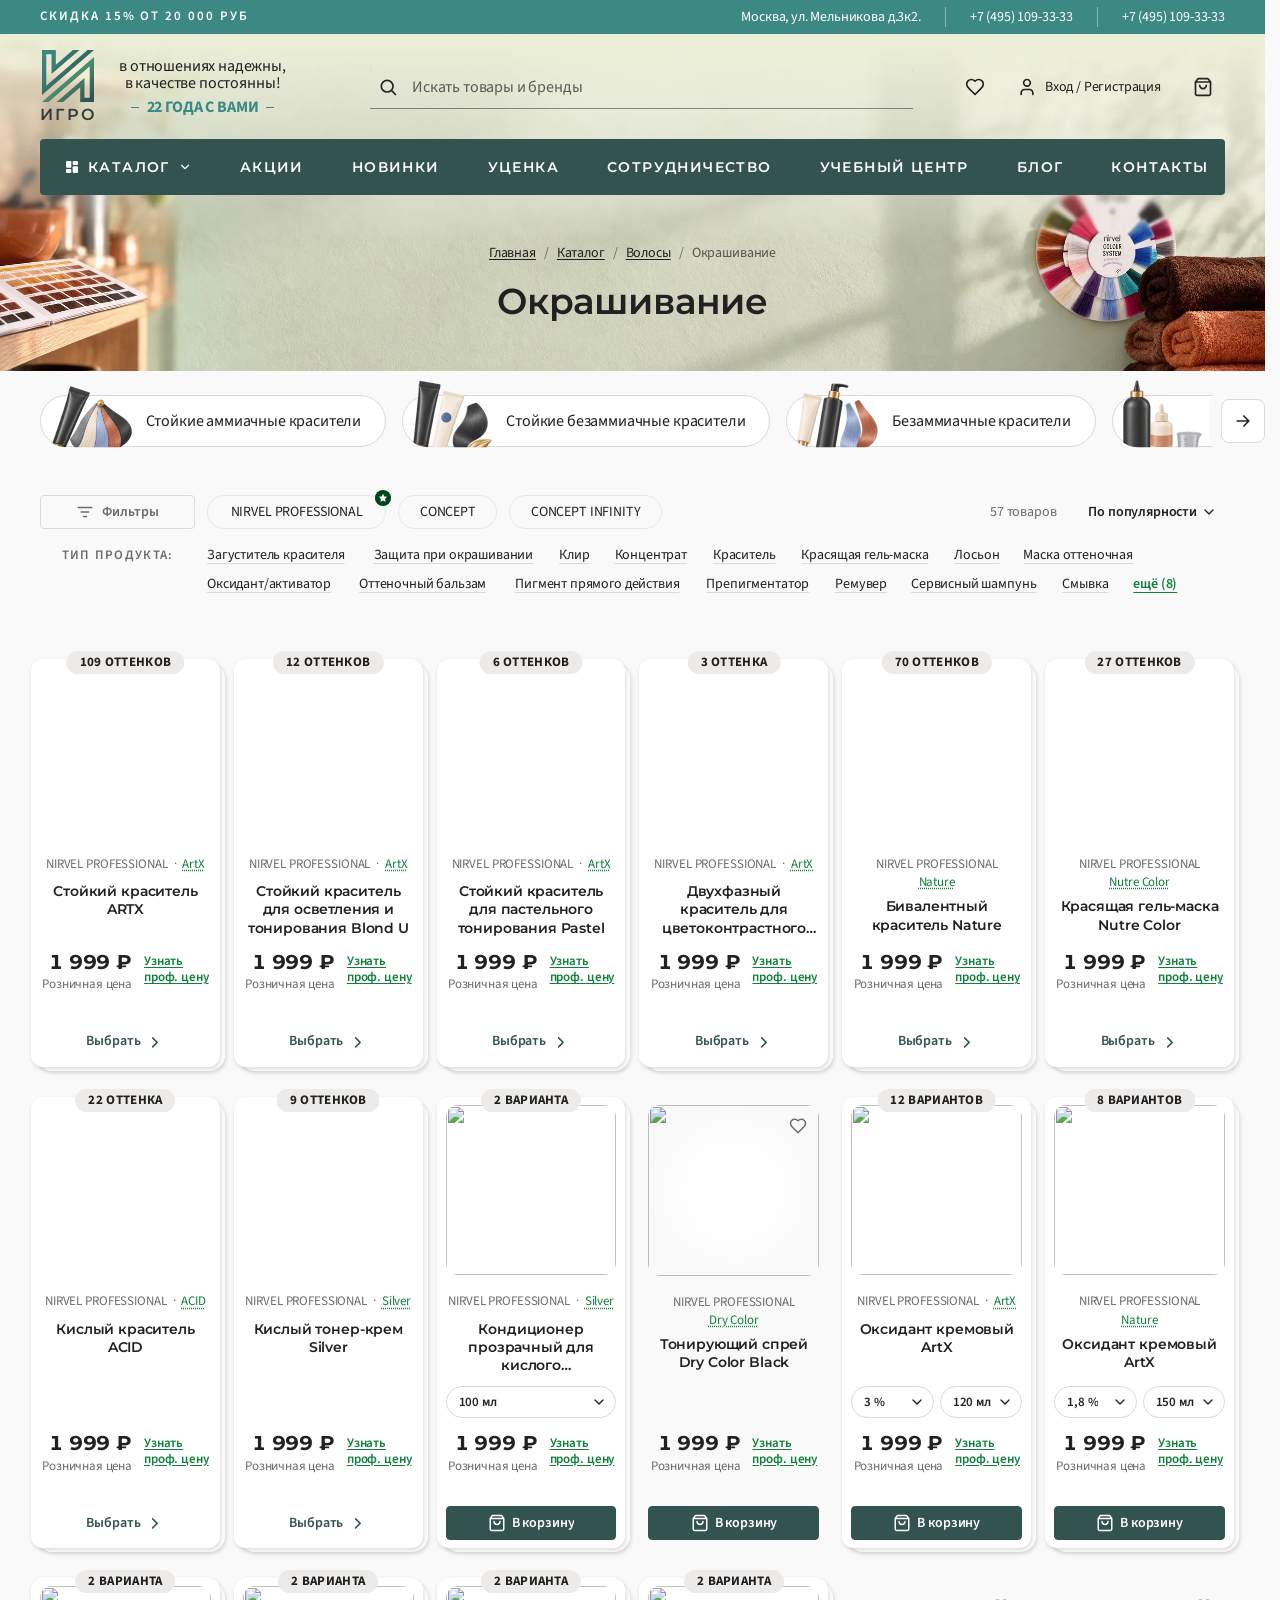
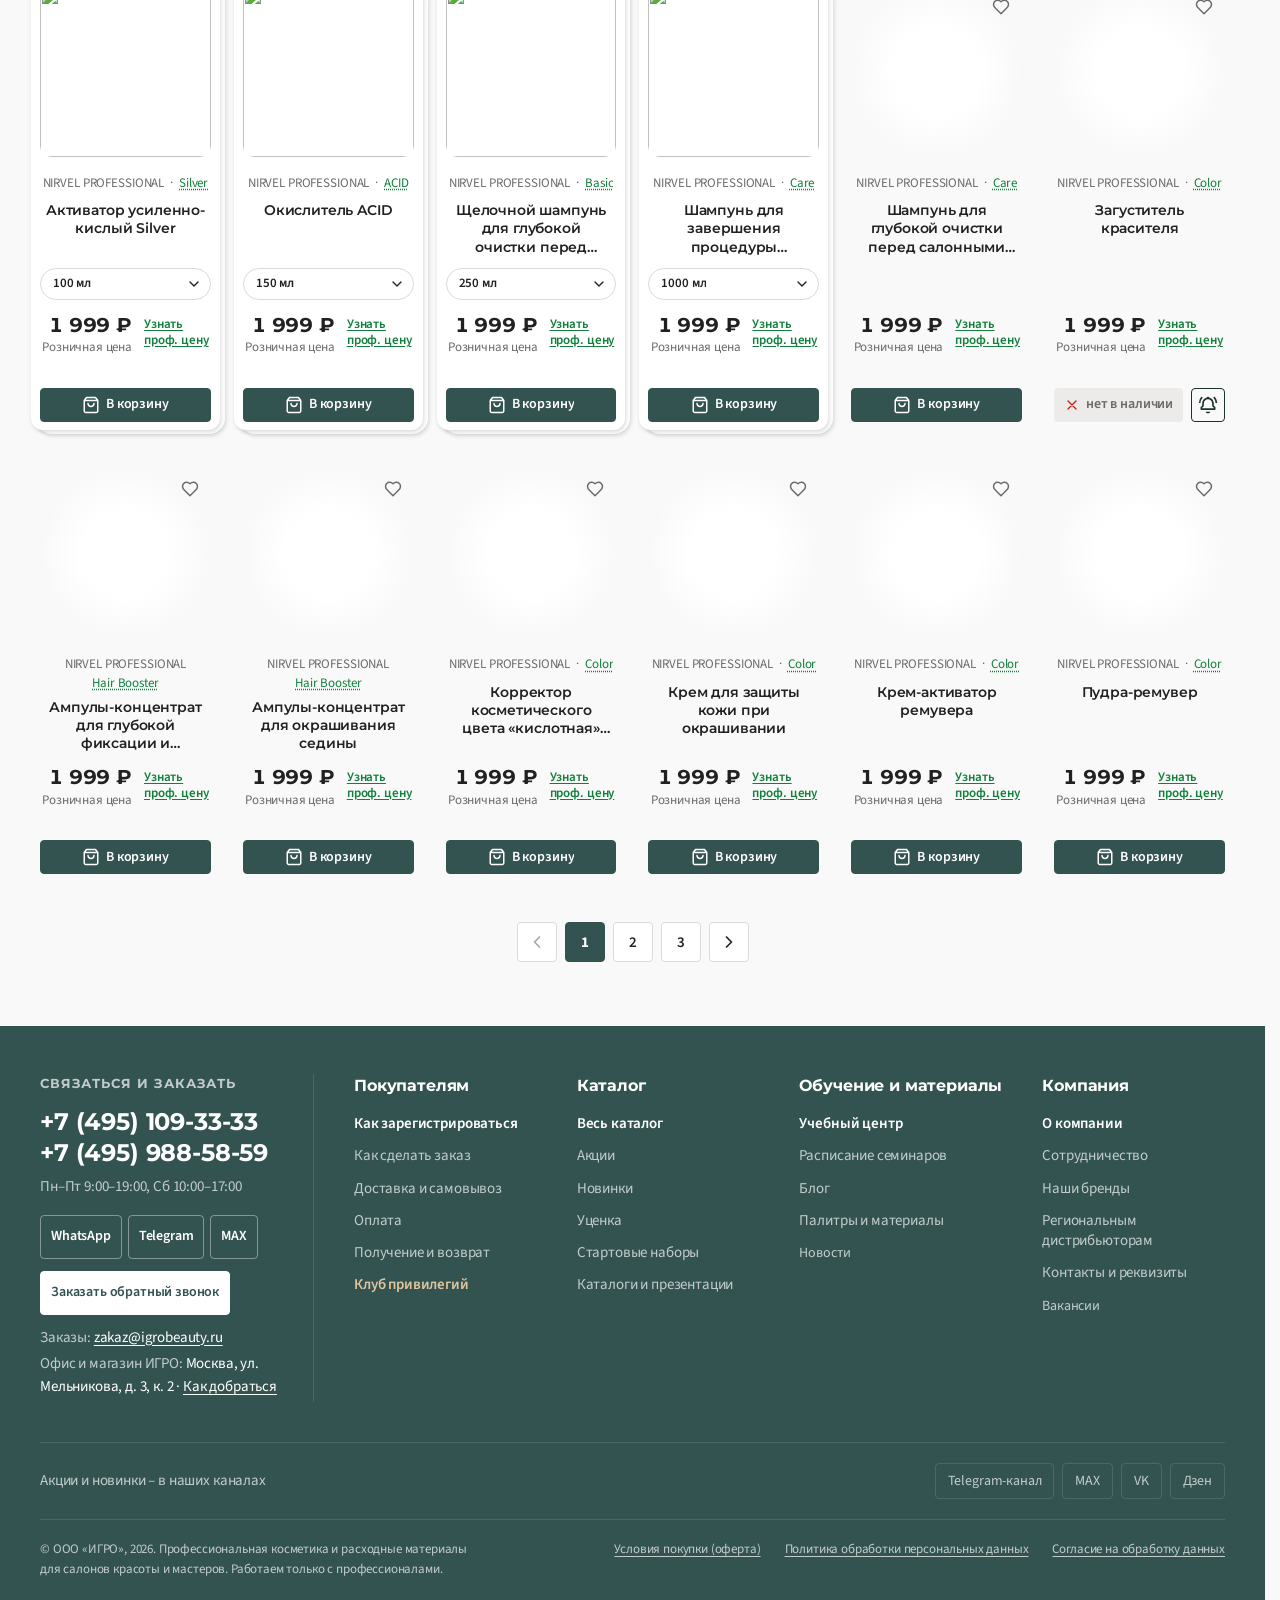
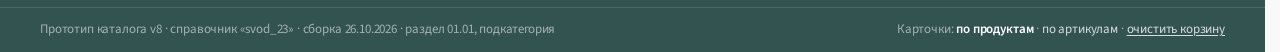
<file: subcategory.html>
<!doctype html>
<html lang="ru">
<head>
<meta charset="utf-8">
<meta name="viewport" content="width=device-width, initial-scale=1">
<meta name="robots" content="noindex, nofollow">
<title>Подкатегория – IGRObeauty</title>
<link rel="stylesheet" href="ds/styles.css">
<link rel="stylesheet" href="styles.css">
<link rel="stylesheet" href="assets/site/footer.css">
</head>
<body class="igro" data-default="hair-okrashivanie"><div class="ig-topbar"><div class="ig-container ig-topbar__inner">
  <div class="ig-topbar__promo">Скидка 15% от 20&nbsp;000 руб</div>
  <div class="ig-topbar__contacts"><span>Москва, ул. Мельникова д.3к2.</span><span class="ig-topbar__sep"></span><a href="tel:+74951093333">+7 (495) 109-33-33</a><span class="ig-topbar__sep"></span><a href="tel:+74951093333">+7 (495) 109-33-33</a></div>
</div></div><div class="ig-mast-slot"><div class="ig-mast is-clear" data-mast><header class="ig-header"><div class="ig-container ig-header__inner">
  <a class="ig-logo" href="index.html" aria-label="ИГРО – на главную"><span class="ig-logo__mark"><span class="ig-logo__sign"><svg class="ig-logo__svg" viewBox="0 0 343 343" aria-hidden="true" focusable="false"><path d="M0 0H91V97.674L203.908 0H246.706L63 158.919V28H28V235.476L300.202 0H343L0 296.721V0Z" fill="url(#lgA_l)"/><path d="M343 342.998H252V245.324L139.092 342.998H96.294L280 184.079V314.998H315V107.522L42.798 342.998H0L343 46.2773V342.998Z" fill="url(#lgB_l)"/><defs><linearGradient id="lgA_l" x1="246.404" y1="265.103" x2="13.109" y2="51.0724" gradientUnits="userSpaceOnUse"><stop stop-color="#335351"/><stop offset="1" stop-color="#3C8883"/></linearGradient><linearGradient id="lgB_l" x1="343" y1="292.837" x2="162.212" y2="80.1451" gradientUnits="userSpaceOnUse"><stop stop-color="#335351"/><stop offset="0.8898" stop-color="#50A27B"/></linearGradient></defs></svg><svg class="ig-logo__svg-dark" viewBox="0 0 343 343" aria-hidden="true" focusable="false"><path d="M0 0H91V97.674L203.908 0H246.706L63 158.919V28H28V235.476L300.202 0H343L0 296.721V0Z" fill="url(#lgA_d)"/><path d="M343 342.998H252V245.324L139.092 342.998H96.294L280 184.079V314.998H315V107.522L42.798 342.998H0L343 46.2773V342.998Z" fill="url(#lgB_d)"/><defs><linearGradient id="lgA_d" x1="246.404" y1="265.103" x2="13.109" y2="51.0724" gradientUnits="userSpaceOnUse"><stop stop-color="#94E6BC"/><stop offset="1" stop-color="#3C8883"/></linearGradient><linearGradient id="lgB_d" x1="343" y1="292.837" x2="162.212" y2="80.1451" gradientUnits="userSpaceOnUse"><stop stop-color="#94E6BC"/><stop offset="0.8898" stop-color="#50A27B"/></linearGradient></defs></svg></span><span class="ig-logo__word">ИГРО</span></span><span class="ig-logo__tagline"><span class="ig-logo__motto">в отношениях надежны,<br>в качестве постоянны!</span><span class="ig-logo__years">22 года с вами</span></span></a>
  <div class="igro-search ig-search" role="search"><span class="igro-search__icon"><i class="ig-ic ig-ic--search ig-ic-20" aria-hidden="true"></i></span><input class="igro-search__input" type="search" placeholder="Искать товары и бренды" aria-label="Поиск"></div>
  <div class="ig-actions"><button type="button" class="igro-icon-btn igro-icon-btn--ghost ig-search-btn" data-search-open aria-label="Поиск"><i class="ig-ic ig-ic--search ig-ic-20" aria-hidden="true"></i></button><button type="button" class="igro-icon-btn igro-icon-btn--ghost" aria-label="Избранное"><i class="ig-ic ig-ic--heart ig-ic-20" aria-hidden="true"></i></button><button type="button" class="ig-action" aria-label="Вход / Регистрация"><i class="ig-ic ig-ic--user ig-ic-20" aria-hidden="true"></i><span class="ig-action__label">Вход / Регистрация</span></button><button type="button" class="ig-action ig-cart" data-cart aria-label="Корзина пуста"><span class="ig-cart__icon"><i class="ig-ic ig-ic--cart ig-ic-20" aria-hidden="true"></i><span class="ig-cart__count" aria-hidden="true" hidden></span></span><span class="ig-cart__sum" aria-hidden="true" hidden></span></button></div>
</div></header><nav class="ig-mainnav"><div class="ig-container ig-mainnav__inner">
  <div class="ig-mainnav__list"><a class="ig-navlink" href="catalog.html" data-toggle="mega" aria-expanded="false"><i class="ig-ic ig-ic--grid ig-ic-16" aria-hidden="true"></i> Каталог <i class="ig-ic ig-ic--chevron ig-ic-14" aria-hidden="true"></i></a></div>
  <div class="ig-mainnav__list ig-mainnav__list--end"><a class="ig-navlink" href="#">Акции</a><a class="ig-navlink" href="#">Новинки</a><a class="ig-navlink" href="#">Уценка</a><a class="ig-navlink" href="#">Сотрудничество</a><a class="ig-navlink" href="#">Учебный центр</a><a class="ig-navlink" href="#">Блог</a><a class="ig-navlink" href="#">Контакты</a></div>
  </div>
  <div class="ig-mega ig-mega--sidebar" id="mega" aria-hidden="true"></div>
</nav></div></div><div id="page"></div><div class="ig-scrim" data-close></div><aside class="ig-drawer" id="drawer-filters" role="dialog" aria-modal="true" aria-labelledby="drawer-filters-title" aria-hidden="true">
  <div class="ig-drawer__head"><h2 class="igro-h3 ig-drawer__title" id="drawer-filters-title">Фильтры</h2><button type="button" class="igro-icon-btn igro-icon-btn--ghost ig-drawer__close" data-close aria-label="Закрыть"><i class="ig-ic ig-ic--close ig-ic-20" aria-hidden="true"></i></button></div>
  <div class="ig-drawer__body ig-facets"></div>
  <div class="ig-drawer__foot"><button type="button" class="igro-btn igro-btn--primary igro-btn--lg" data-apply>Показать</button><button type="button" class="igro-btn igro-btn--secondary igro-btn--lg" data-close data-reset>Сбросить</button></div>
</aside><footer class="ft">
      <div class="ft__in">
        <div class="ft__main">
          <div class="ft__contact">
            <p class="ft__eyebrow">Связаться и заказать</p>
            <a class="ft__phone" href="#">+7 (495) 109-33-33</a>
            <a class="ft__phone" href="#">+7 (495) 988-58-59</a>
            <p class="ft__hours">Пн–Пт 9:00–19:00, Сб 10:00–17:00</p>
            <div class="ft__msg">
              <a class="ft__chip" href="#">WhatsApp</a>
              <a class="ft__chip" href="#">Telegram</a>
              <a class="ft__chip" href="#">MAX</a>
            </div>
            <div class="ft__msg">
              <a class="ft__chip ft__chip--solid" href="#">Заказать обратный звонок</a>
            </div>
            <p class="ft__line"><span>Заказы:</span> <a href="#">zakaz@igrobeauty.ru</a></p>
            <p class="ft__line"><span>Офис и магазин ИГРО:</span> Москва, ул. Мельникова, д. 3, к. 2 · <a href="#">Как добраться</a></p>
          </div>

          <nav class="ft__col" aria-label="Покупателям">
            <h3>Покупателям</h3>
            <ul>
              <li class="is-key"><a href="#">Как зарегистрироваться</a></li>
              <li><a href="#">Как сделать заказ</a></li>
              <li><a href="#">Доставка и самовывоз</a></li>
              <li><a href="#">Оплата</a></li>
              <li><a href="#">Получение и возврат</a></li>
              <li class="is-club"><a href="#">Клуб привилегий</a></li>
            </ul>
          </nav>

          <nav class="ft__col" aria-label="Каталог">
            <h3>Каталог</h3>
            <ul>
              <li class="is-key"><a href="catalog.html">Весь каталог</a></li>
              <li><a href="#">Акции</a></li>
              <li><a href="#">Новинки</a></li>
              <li><a href="#">Уценка</a></li>
              <li><a href="#">Стартовые наборы</a></li>
              <li><a href="#">Каталоги и презентации</a></li>
            </ul>
          </nav>

          <nav class="ft__col" aria-label="Обучение и материалы">
            <h3>Обучение и материалы</h3>
            <ul>
              <li class="is-key"><a href="#">Учебный центр</a></li>
              <li><a href="#">Расписание семинаров</a></li>
              <li><a href="#">Блог</a></li>
              <li><a href="#">Палитры и материалы</a></li>
              <li class="is-minor"><a href="#">Новости</a></li>
            </ul>
          </nav>

          <nav class="ft__col" aria-label="Компания">
            <h3>Компания</h3>
            <ul>
              <li class="is-key"><a href="#">О компании</a></li>
              <li><a href="#">Сотрудничество</a></li>
              <li><a href="#">Наши бренды</a></li>
              <li><a href="#">Региональным дистрибьюторам</a></li>
              <li><a href="#">Контакты и реквизиты</a></li>
              <li class="is-minor"><a href="#">Вакансии</a></li>
            </ul>
          </nav>
        </div>

        <div class="ft__social">
          <span class="ft__social-txt">Акции и новинки – в наших каналах</span>
          <div class="ft__social-list">
            <a class="ft__soc" href="#">Telegram-канал</a>
            <a class="ft__soc" href="#">MAX</a>
            <a class="ft__soc" href="#">VK</a>
            <a class="ft__soc" href="#">Дзен</a>
          </div>
        </div>

        <div class="ft__legal">
          <div class="ft__pro">© ООО «ИГРО», 2026. Профессиональная косметика и расходные материалы для салонов красоты и мастеров. Работаем только с профессионалами.</div>
          <nav aria-label="Документы">
            <a href="#">Условия покупки (оферта)</a>
            <a href="#">Политика обработки персональных данных</a>
            <a href="#">Согласие на обработку данных</a>
          </nav>
        </div>
      </div>
    <div class="ftm">
  <a class="ftm__call" href="tel:+74951093333">+7 (495) 109-33-33</a>
  <div class="ftm__row"><a href="#">WhatsApp</a><a href="#">Telegram</a><a href="#">MAX</a></div>
  <p class="ftm__hours">Пн–Пт 9:00–19:00, Сб 10:00–17:00 · <a href="#">Обратный звонок</a></p>
  <details class="ftm__acc"><summary>Покупателям<span class="ftm__pm" aria-hidden="true"></span></summary><ul>
              <li class="is-key"><a href="#">Как зарегистрироваться</a></li>
              <li><a href="#">Как сделать заказ</a></li>
              <li><a href="#">Доставка и самовывоз</a></li>
              <li><a href="#">Оплата</a></li>
              <li><a href="#">Получение и возврат</a></li>
              <li class="is-club"><a href="#">Клуб привилегий</a></li>
            </ul></details><details class="ftm__acc"><summary>Каталог<span class="ftm__pm" aria-hidden="true"></span></summary><ul>
              <li class="is-key"><a href="catalog.html">Весь каталог</a></li>
              <li><a href="#">Акции</a></li>
              <li><a href="#">Новинки</a></li>
              <li><a href="#">Уценка</a></li>
              <li><a href="#">Стартовые наборы</a></li>
              <li><a href="#">Каталоги и презентации</a></li>
            </ul></details><details class="ftm__acc"><summary>Обучение и материалы<span class="ftm__pm" aria-hidden="true"></span></summary><ul>
              <li class="is-key"><a href="#">Учебный центр</a></li>
              <li><a href="#">Расписание семинаров</a></li>
              <li><a href="#">Блог</a></li>
              <li><a href="#">Палитры и материалы</a></li>
              <li class="is-minor"><a href="#">Новости</a></li>
            </ul></details><details class="ftm__acc"><summary>Компания<span class="ftm__pm" aria-hidden="true"></span></summary><ul>
              <li class="is-key"><a href="#">О компании</a></li>
              <li><a href="#">Сотрудничество</a></li>
              <li><a href="#">Наши бренды</a></li>
              <li><a href="#">Региональным дистрибьюторам</a></li>
              <li><a href="#">Контакты и реквизиты</a></li>
              <li class="is-minor"><a href="#">Вакансии</a></li>
            </ul></details>
  <div class="ftm__soc"><a href="#">Telegram</a><a href="#">MAX</a><a href="#">VK</a><a href="#">Дзен</a></div>
  <div class="ftm__legal">© ООО «ИГРО», 2026. Работаем только с профессионалами.<a href="#">Условия покупки (оферта)</a><a href="#">Политика обработки персональных данных</a></div>
</div><div class="ig-container ig-proto" id="ig-proto"></div></footer>
<script src="data.js"></script>
<script src="render.js"></script>
<script src="script.js"></script>
</body>
</html>
</file>
<file: ds/styles.css>
/* ==========================================================================
   IGRObeauty Design System — global entry point (v7).
   Consumers link THIS one file. Imports only; no rules declared here.
   ========================================================================== */
@import url("tokens/fonts.css");
@import url("tokens/colors.css");
@import url("tokens/typography.css");
@import url("tokens/spacing.css");
@import url("tokens/elevation.css");
@import url("tokens/layout.css");
@import url("tokens/deprecated.css");
@import url("tokens/base.css");
@import url("components.css");
</file>
<file: styles.css>
/* ==========================================================================
   IGRObeauty — каталог v8: стили страниц поверх дизайн-системы.
   Дизайн-система — DS 3.0 (igro-design-system/igrobeauty-ds, метка ds-3.0; в Figma — «0. Design System 3.0»),
   копия лежит в ds/ и подключается раньше этого файла: токены, base.css и компоненты igro-*.

   Правила ДС, которым следует файл:
   · только семантические токены: цвет --text-* / --surface-* / --border-* / --action-*, размеры --font-size-*,
     отступы --space-*, радиусы по роли, слои --z-*;
   · наведение — только внутри @media (hover: hover), нажатие — :active со scale(var(--press-scale));
   · фокус с клавиатуры — общий :focus-visible из ds/tokens/base.css, здесь его не убираем;
   · где у ДС есть компонент (кнопка, чип, крошки, пагинация, меню, чекбокс, переключатель, аккордеон,
     счётчик, цена, тост, пустое состояние) — разметка использует его классы igro-*, а здесь только раскладка.
   Значения не из ДС помечены комментарием: это геометрия из макетов Figma или цвета, взятые с картинок.
   ========================================================================== */

/* ==========================================================================
   ИКОНКИ — пути из набора ДС (components/core/Icon.jsx: сетка 24, линия 2, скруглённые концы).
   Рисуются маской, цвет берут из currentColor. Стрелки влево и фильтра в наборе нет — они из Lucide (readme §11).
   ========================================================================== */
.ig-ic {
  display: inline-block;
  flex: none;
  width: 20px; height: 20px;
  background-color: currentColor;
  -webkit-mask: var(--ic) center / contain no-repeat;
  mask: var(--ic) center / contain no-repeat;
}
.ig-ic-14 { width: 14px; height: 14px; }
.ig-ic-16 { width: 16px; height: 16px; }
.ig-ic-18 { width: 18px; height: 18px; }
.ig-ic-20 { width: 20px; height: 20px; }
.ig-ic-22 { width: 22px; height: 22px; }
.ig-ic-24 { width: 24px; height: 24px; }
.ig-ic--search      { --ic: url("data:image/svg+xml,%3Csvg%20xmlns=%27http://www.w3.org/2000/svg%27%20viewBox=%270%200%2024%2024%27%20fill=%27none%27%20stroke=%27%23000%27%20stroke-width=%272%27%20stroke-linecap=%27round%27%20stroke-linejoin=%27round%27%3E%3Cpath%20d=%27M11%2018C14.866%2018%2018%2014.866%2018%2011C18%207.13401%2014.866%204%2011%204C7.13401%204%204%207.13401%204%2011C4%2014.866%207.13401%2018%2011%2018Z%27/%3E%3Cpath%20d=%27M21%2021L17%2017%27/%3E%3C/svg%3E"); }
.ig-ic--heart       { --ic: url("data:image/svg+xml,%3Csvg%20xmlns=%27http://www.w3.org/2000/svg%27%20viewBox=%270%200%2024%2024%27%20fill=%27none%27%20stroke=%27%23000%27%20stroke-width=%272%27%20stroke-linecap=%27round%27%20stroke-linejoin=%27round%27%3E%3Cpath%20d=%27M19%2014C20.49%2012.54%2022%2010.79%2022%208.5C22%207.04131%2021.4205%205.64236%2020.3891%204.61091C19.3576%203.57946%2017.9587%203%2016.5%203C14.74%203%2013.5%203.5%2012%205C10.5%203.5%209.26%203%207.5%203C6.04131%203%204.64236%203.57946%203.61091%204.61091C2.57946%205.64236%202%207.04131%202%208.5C2%2010.8%203.5%2012.55%205%2014L12%2021L19%2014Z%27/%3E%3C/svg%3E"); }
.ig-ic--user        { --ic: url("data:image/svg+xml,%3Csvg%20xmlns=%27http://www.w3.org/2000/svg%27%20viewBox=%270%200%2024%2024%27%20fill=%27none%27%20stroke=%27%23000%27%20stroke-width=%272%27%20stroke-linecap=%27round%27%20stroke-linejoin=%27round%27%3E%3Cpath%20d=%27M19%2021V19C19%2017.9391%2018.5786%2016.9217%2017.8284%2016.1716C17.0783%2015.4214%2016.0609%2015%2015%2015H9C7.93913%2015%206.92172%2015.4214%206.17157%2016.1716C5.42143%2016.9217%205%2017.9391%205%2019V21%27/%3E%3Cpath%20d=%27M12%2011C14.2091%2011%2016%209.20914%2016%207C16%204.79086%2014.2091%203%2012%203C9.79086%203%208%204.79086%208%207C8%209.20914%209.79086%2011%2012%2011Z%27/%3E%3C/svg%3E"); }
.ig-ic--cart        { --ic: url("data:image/svg+xml,%3Csvg%20xmlns=%27http://www.w3.org/2000/svg%27%20viewBox=%270%200%2024%2024%27%20fill=%27none%27%20stroke=%27%23000%27%20stroke-width=%272%27%20stroke-linecap=%27round%27%20stroke-linejoin=%27round%27%3E%3Cpath%20d=%27M6%202L3%206V20C3%2020.5304%203.21071%2021.0391%203.58579%2021.4142C3.96086%2021.7893%204.46957%2022%205%2022H19C19.5304%2022%2020.0391%2021.7893%2020.4142%2021.4142C20.7893%2021.0391%2021%2020.5304%2021%2020V6L18%202H6Z%27/%3E%3Cpath%20d=%27M3%206H21%27/%3E%3Cpath%20d=%27M16%2010C16%2011.0609%2015.5786%2012.0783%2014.8284%2012.8284C14.0783%2013.5786%2013.0609%2014%2012%2014C10.9391%2014%209.92172%2013.5786%209.17157%2012.8284C8.42143%2012.0783%208%2011.0609%208%2010%27/%3E%3C/svg%3E"); }
.ig-ic--grid        { --ic: url("data:image/svg+xml,%3Csvg%20xmlns=%27http://www.w3.org/2000/svg%27%20viewBox=%270%200%2024%2024%27%20fill=%27none%27%20stroke=%27%23000%27%20stroke-width=%272%27%20stroke-linecap=%27round%27%20stroke-linejoin=%27round%27%3E%3Cpath%20d=%27M4%2013H11V4H4V13ZM13%2020H20V11H13V20ZM13%204V9H20V4H13ZM4%2020H11V15H4V20Z%27/%3E%3C/svg%3E"); }
.ig-ic--arrow-left  { --ic: url("data:image/svg+xml,%3Csvg%20xmlns=%27http://www.w3.org/2000/svg%27%20viewBox=%270%200%2024%2024%27%20fill=%27none%27%20stroke=%27%23000%27%20stroke-width=%272%27%20stroke-linecap=%27round%27%20stroke-linejoin=%27round%27%3E%3Cpath%20d=%27M19%2012H5M11%2018L5%2012L11%206%27/%3E%3C/svg%3E"); }
.ig-ic--arrow-right { --ic: url("data:image/svg+xml,%3Csvg%20xmlns=%27http://www.w3.org/2000/svg%27%20viewBox=%270%200%2024%2024%27%20fill=%27none%27%20stroke=%27%23000%27%20stroke-width=%272%27%20stroke-linecap=%27round%27%20stroke-linejoin=%27round%27%3E%3Cpath%20d=%27M5%2012H19M13%2018L19%2012L13%206%27/%3E%3C/svg%3E"); }
.ig-ic--filter      { --ic: url("data:image/svg+xml,%3Csvg%20xmlns=%27http://www.w3.org/2000/svg%27%20viewBox=%270%200%2024%2024%27%20fill=%27none%27%20stroke=%27%23000%27%20stroke-width=%272%27%20stroke-linecap=%27round%27%20stroke-linejoin=%27round%27%3E%3Cpath%20d=%27M3%206H21M7%2012H17M10%2018H14%27/%3E%3C/svg%3E"); }
.ig-ic--close       { --ic: url("data:image/svg+xml,%3Csvg%20xmlns=%27http://www.w3.org/2000/svg%27%20viewBox=%270%200%2024%2024%27%20fill=%27none%27%20stroke=%27%23000%27%20stroke-width=%272%27%20stroke-linecap=%27round%27%20stroke-linejoin=%27round%27%3E%3Cpath%20d=%27M6%206L18%2018M18%206L6%2018%27/%3E%3C/svg%3E"); }
.ig-ic--chevron     { --ic: url("data:image/svg+xml,%3Csvg%20xmlns=%27http://www.w3.org/2000/svg%27%20viewBox=%270%200%2024%2024%27%20fill=%27none%27%20stroke=%27%23000%27%20stroke-width=%272%27%20stroke-linecap=%27round%27%20stroke-linejoin=%27round%27%3E%3Cpath%20d=%27M6%209L12%2015L18%209%27/%3E%3C/svg%3E"); }
.ig-ic--chevron-left{ --ic: url("data:image/svg+xml,%3Csvg%20xmlns=%27http://www.w3.org/2000/svg%27%20viewBox=%270%200%2024%2024%27%20fill=%27none%27%20stroke=%27%23000%27%20stroke-width=%272%27%20stroke-linecap=%27round%27%20stroke-linejoin=%27round%27%3E%3Cpath%20d=%27M15%206L9%2012L15%2018%27/%3E%3C/svg%3E"); }
.ig-ic--chevron-right{ --ic: url("data:image/svg+xml,%3Csvg%20xmlns=%27http://www.w3.org/2000/svg%27%20viewBox=%270%200%2024%2024%27%20fill=%27none%27%20stroke=%27%23000%27%20stroke-width=%272%27%20stroke-linecap=%27round%27%20stroke-linejoin=%27round%27%3E%3Cpath%20d=%27M9%206L15%2012L9%2018%27/%3E%3C/svg%3E"); }
.ig-ic--check       { --ic: url("data:image/svg+xml,%3Csvg%20xmlns=%27http://www.w3.org/2000/svg%27%20viewBox=%270%200%2024%2024%27%20fill=%27none%27%20stroke=%27%23000%27%20stroke-width=%272%27%20stroke-linecap=%27round%27%20stroke-linejoin=%27round%27%3E%3Cpath%20d=%27M5%2013L9%2017L19%207%27/%3E%3C/svg%3E"); }
.ig-ic--plus        { --ic: url("data:image/svg+xml,%3Csvg%20xmlns=%27http://www.w3.org/2000/svg%27%20viewBox=%270%200%2024%2024%27%20fill=%27none%27%20stroke=%27%23000%27%20stroke-width=%272%27%20stroke-linecap=%27round%27%20stroke-linejoin=%27round%27%3E%3Cpath%20d=%27M12%205V19M5%2012H19%27/%3E%3C/svg%3E"); }
.ig-ic--minus       { --ic: url("data:image/svg+xml,%3Csvg%20xmlns=%27http://www.w3.org/2000/svg%27%20viewBox=%270%200%2024%2024%27%20fill=%27none%27%20stroke=%27%23000%27%20stroke-width=%272%27%20stroke-linecap=%27round%27%20stroke-linejoin=%27round%27%3E%3Cpath%20d=%27M5%2012H19%27/%3E%3C/svg%3E"); }

/* ==========================================================================
   ОСНОВА — фон, шрифт и цвет текста задаёт body.igro (ds/tokens/base.css)
   ========================================================================== */
html { -webkit-text-size-adjust: 100%; scrollbar-gutter: stable; }
/* заливка текущего раздела в ряду чипов групп. Цвет #50A27B задан пользователем 12.10,
   в палитре ДС его нет. Белый текст на нём — 3,1:1, ниже AA для текста 14–16 px */
:root { --ig-on: #50a27b; }
img { display: block; max-width: 100%; }
button { font-family: inherit; letter-spacing: inherit; }
a { color: var(--text-link); text-decoration: none; }
ul { margin: 0; padding: 0; list-style: none; }

.ig-container {
  max-width: var(--container-xl);
  margin: 0 auto;
  padding-inline: var(--gutter-lg);
}

/* ==========================================================================
   ВЕРХНЯЯ ПОЛОСА — по макету Figma «IB — my DESIGN», узел 2589:3889 (12.10.2026): бирюзовая, 34 px.
   Цвет #3C8883 — из макета, в палитре ДС его нет (ближайший — Info Teal #2D747E); белый текст на нём — 4,2:1.
   Шрифт макета Ubuntu заменён шрифтами ДС, кегль надписи 12 px — нижним пределом шкалы 13 px
   ========================================================================== */
.ig-topbar {
  --ig-topbar: #3c8883;
  background: var(--ig-topbar);
  color: var(--text-on-dark);
  font-size: var(--font-size-micro);
}
.ig-topbar__inner {
  display: flex;
  align-items: center;
  justify-content: space-between;
  gap: var(--space-4);
  min-height: 34px;
  padding-block: var(--space-1);
}
.ig-topbar__promo {
  text-transform: uppercase;
  font-weight: var(--weight-semibold);
  letter-spacing: var(--tracking-looser);
}
.ig-topbar__contacts {
  display: flex;
  align-items: center;
  gap: var(--space-4);
  font-size: var(--font-size-body-sm);
  color: var(--text-on-dark);
  white-space: nowrap;
}
.ig-topbar__contacts a { color: var(--text-on-dark); text-underline-offset: 2px; }
.ig-topbar__sep { width: 1px; height: 20px; background: var(--decor-on-dark); }
@media (hover: hover) {
  .ig-topbar__contacts a:hover { color: var(--text-on-dark); text-decoration: underline; }
}

/* ==========================================================================
   ШАПКА: логотип · поиск (SearchField) · действия (IconButton)
   ========================================================================== */
.ig-header { background: var(--surface-card); border-bottom: 1px solid var(--border-subtle); }
.ig-header__inner {
  display: flex;
  align-items: center;
  gap: var(--space-6);
  padding-block: var(--space-3);
}
/* логотип — по макету 2589:3889: знак, под ним «ИГРО», справа девиз и «— 22 года с вами —».
   Цвета и кегль слова «ИГРО» — цвета логотипа из макета, не токены ДС */
.ig-logo {
  --logo-ink: #335351;
  --logo-green: #50a27b;
  flex: none;
  display: inline-flex;
  align-items: center;
  gap: var(--space-4);
  color: var(--text-default);
}
.ig-logo__mark { display: flex; flex-direction: column; align-items: center; gap: var(--space-1); }
.ig-logo__img { display: block; width: 65px; height: auto; }
.ig-logo__word {
  margin-right: -0.15em;             /* разрядка не добавляет хвост справа — слово стоит ровно по центру знака */
  font-family: var(--font-heading);
  font-weight: var(--weight-semibold);
  font-size: 19px;
  line-height: 1;
  letter-spacing: 0.15em;
  color: var(--logo-ink);
}
.ig-logo__tagline { display: flex; flex-direction: column; align-items: center; gap: var(--space-2); text-align: center; }
.ig-logo__motto { font-size: var(--font-size-body); line-height: 1.05; color: var(--text-default); }
.ig-logo__years {
  display: inline-flex;
  align-items: center;
  gap: var(--space-2);
  font-size: var(--font-size-body);
  font-weight: var(--weight-bold);
  line-height: 1;
  text-transform: uppercase;
  color: var(--mast-mark-accent, #3c8883);   /* 27.10: как полосы знака – цвет плашки «Скидка 15 %» (.ig-topbar), на тёмном фоне #6BB5B0; было --logo-green */
}
.ig-logo__years::before,
.ig-logo__years::after { content: ""; width: var(--space-2); height: 1px; background: currentColor; }
.ig-search { flex: 1 1 auto; }
.ig-search .igro-search__input { min-width: 0; }

.ig-actions { flex: none; display: flex; align-items: center; gap: var(--space-2); }
/* «Вход / Регистрация» — кнопка с подписью в стиле ghost IconButton */
.ig-action {
  display: inline-flex;
  align-items: center;
  gap: var(--space-2);
  height: var(--size-control-md);
  padding: 0 var(--space-2_5);
  border: 0;
  border-radius: var(--radius-field);
  background: transparent;
  color: var(--text-muted);
  font-size: var(--font-size-body-sm);
  cursor: pointer;
  transition: background var(--duration-fast) ease, color var(--duration-fast) ease, transform var(--duration-fast) ease;
}
.ig-action:active { transform: scale(var(--press-scale)); }
@media (hover: hover) {
  .ig-action:hover { background: var(--surface-sunken); color: var(--text-default); }
}
/* корзина в шапке (имитация): кружок с числом товаров на иконке и сумма рядом — как в шапке макета 2589:3889.
   Кружок — как счётчик корзины в витрине ДС (ui_kits/storefront): заливка Accent strong, белые цифры */
.ig-cart { gap: var(--space-3_5); color: var(--text-default); }
.ig-cart__icon { position: relative; display: inline-flex; }
.ig-cart__count {
  position: absolute;
  top: -10px;
  left: 11px;                         /* кружок на правом верхнем углу иконки, сумма отодвинута на ширину кружка */
  display: inline-flex;
  align-items: center;
  justify-content: center;
  min-width: 20px;
  height: 20px;
  padding: 0 var(--space-1);
  border-radius: var(--radius-pill);
  background: #50a27b;                  /* 27.10, было --action-accent-strong */
  color: var(--text-on-dark);
  font-size: var(--font-size-micro);
  font-weight: var(--weight-bold);
  line-height: 1;
  box-shadow: 0 0 0 2px var(--surface-card);
}
.ig-cart__sum { font-size: var(--font-size-body); font-weight: var(--weight-semibold); white-space: nowrap; font-variant-numeric: tabular-nums; }
.ig-cart__count[hidden],
.ig-cart__sum[hidden] { display: none; }
.ig-proto__link { padding: 0; border: 0; background: none; font: inherit; color: inherit; text-decoration: underline; text-underline-offset: 2px; cursor: pointer; }

/* ==========================================================================
   ГЛАВНОЕ МЕНЮ — тёмная полоса
   ========================================================================== */
.ig-mainnav { position: relative; background: var(--surface-band-dark); color: var(--text-on-dark); }
.ig-mainnav__inner {
  display: flex;
  align-items: stretch;
  justify-content: space-between;
  min-height: var(--size-field);
}
.ig-mainnav__list { display: flex; align-items: stretch; }
.ig-mainnav__list--end { margin-left: auto; }
.ig-navlink {
  display: inline-flex;
  align-items: center;
  gap: var(--space-2);
  padding: 0 var(--space-4);
  border: 0;
  background: none;
  color: var(--text-on-dark);
  font-family: var(--font-heading);
  font-weight: var(--weight-semibold);
  font-size: var(--font-size-body-sm);
  letter-spacing: var(--tracking-loose);
  text-transform: uppercase;
  white-space: nowrap;
  cursor: pointer;
  transition: background var(--duration-fast) ease;
}
.ig-navlink[aria-expanded="true"] { background: var(--wash-on-dark); }
@media (hover: hover) {
  .ig-navlink:hover { color: var(--text-on-dark); background: var(--wash-on-dark); }
}

/* ==========================================================================
   ВЫПАДАЮЩИЙ КАТАЛОГ
   ========================================================================== */
.ig-mega {
  position: absolute;
  left: 0; right: 0; top: 100%;
  z-index: var(--z-dropdown);
  background: var(--surface-card);
  border-top: 1px solid var(--border-subtle);
  border-radius: 0 0 var(--radius-panel) var(--radius-panel);
  box-shadow: var(--shadow-pop);
  /* открытие — «шторка» сверху вниз (clip-path) с проявлением и коротким сдвигом; закрытие — обратно.
     Поля clip-path по бокам и снизу (48 px) оставляют место для тени --shadow-pop */
  visibility: hidden;
  opacity: 0;
  pointer-events: none;
  transform: translateY(calc(-1 * var(--space-2)));
  clip-path: inset(0 -48px 100% -48px);
  transition: opacity var(--duration-fast) ease, transform var(--duration-base) var(--ease-standard),
              clip-path var(--duration-base) var(--ease-standard), visibility 0s linear var(--duration-base);
}
.ig-mega.is-open {
  visibility: visible;
  opacity: 1;
  pointer-events: auto;
  transform: none;
  clip-path: inset(0 -48px -48px -48px);
  transition: opacity var(--duration-fast) ease, transform var(--duration-base) var(--ease-standard),
              clip-path var(--duration-base) var(--ease-standard), visibility 0s;
}
/* пока меню открыто, страница под ним приглушена; затемнение не ловит мышь — уход с меню закрывает его, как раньше */
.ig-mainnav::after {
  content: "";
  position: absolute;
  left: 0; right: 0; top: 100%;
  height: 100vh;
  z-index: calc(var(--z-dropdown) - 1);
  background: var(--overlay-scrim);
  opacity: 0;
  visibility: hidden;
  pointer-events: none;
  transition: opacity var(--duration-base) var(--ease-standard), visibility 0s linear var(--duration-base);
}
.ig-mainnav:has(.ig-mega.is-open)::after {
  opacity: 0.5;
  visibility: visible;
  transition: opacity var(--duration-base) var(--ease-standard), visibility 0s;
}
/* стрелка у «Каталога» поворачивается, пока меню открыто */
.ig-navlink .ig-ic--chevron { transition: transform var(--duration-base) var(--ease-standard); }
.ig-navlink[aria-expanded="true"] .ig-ic--chevron { transform: rotate(180deg); }
/* колонки раздела не анимируются: при открытии меню и при переходе на другой раздел появляются сразу (решение 12.10) */
.ig-mega__inner { padding: var(--space-5) var(--space-6) var(--space-7); }
.ig-mega__cats {
  display: flex;
  flex-wrap: wrap;
  gap: var(--space-2);
  padding-bottom: var(--space-4);
  margin-bottom: var(--space-5);
  border-bottom: 1px solid var(--border-subtle);
}
/* вкладка категории: выбранная — заливка House, как Tab в ДС */
.ig-mega__cat {
  padding: var(--space-2) var(--space-3);
  border: 0;
  border-radius: var(--radius-field);
  background: none;
  color: var(--text-default);
  font-size: var(--font-size-body-sm);
  text-decoration: none;
  cursor: pointer;
  transition: background var(--duration-fast) ease, color var(--duration-fast) ease;
}
.ig-mega__cat.is-active { background: var(--surface-inverse); color: var(--text-on-dark); }
.ig-mega__cols { display: flex; gap: var(--space-6) var(--space-5); }
.ig-mega__cols[hidden] { display: none !important; }
.ig-mega__cols > div { flex: 1 1 0; min-width: 0; }
.ig-mega__group-title {
  margin: 0;
  font-family: var(--font-heading);
  font-weight: var(--weight-bold);
  font-size: var(--font-size-h5);
  letter-spacing: var(--tracking-tight);
  color: var(--text-heading);
}
.ig-mega__group-title a { color: inherit; }
.ig-mega__group + .ig-mega__group { margin-top: var(--space-5); }
/* без пустых промежутков между пунктами: ссылка – на всю ширину колонки, расстояние между пунктами – её поля
   (наведение не «проваливается» между пунктами, 23.10); заголовок группы – с полями 4 px сверху и снизу */
.ig-mega__links li { margin-bottom: 0; }
.ig-mega__links a { display: block; padding-block: calc(var(--space-2) / 2); color: var(--text-default); font-size: var(--font-size-body-sm); line-height: 1.3; }
.ig-mega__group-title a { display: inline-block; padding-block: var(--space-1); }
/* при наведении ссылки зеленеют; у подразделов (заголовки колонок) ещё и прорисовывается линия слева направо –
   вдвое быстрее, чем было до 19.10 (половина --duration-base, 0,15 с). У под-подразделов (списки) линии нет */
.ig-mega__group-title a,
.ig-mega__links a { position: relative; transition: color var(--duration-fast) ease; }
.ig-mega__group-title a::after {
  content: "";
  position: absolute;
  left: 0; right: 0; bottom: 1px;          /* под текстом: верх линии там же, где был у линии 1 px */
  height: 2px;                             /* 2 px (23.10; было 1 px) */
  background: currentColor;
  transform: scaleX(0);
  transform-origin: left center;
  transition: transform calc(var(--duration-base) / 2) var(--ease-standard);
}
.ig-mega__marker { display: none; }
.ig-mega__close { display: none; }
@media (hover: hover) {
  .ig-mega__cat:not(.is-active):hover { background: var(--surface-subtle); color: var(--text-default); }
  .ig-mega__group-title a:hover,
  .ig-mega__links a:hover { color: var(--text-link); }
  .ig-mega__group-title a:hover::after { transform: scaleX(1); }
}
/* под-подразделы: при наведении текст сдвигается вправо на 8 px, слева проявляется квадратик 4 px цвета ссылки (23.10).
   Сдвигается только текст (span) – сама ссылка на месте, наведение не срывается у левого края */
.ig-mega__links a { transition-duration: calc(var(--duration-fast) / 2); }   /* цвет – тоже вдвое быстрее (23.10) */
.ig-mega__links a span { display: inline-block; transition: transform calc(var(--duration-fast) / 2) var(--ease-standard); }   /* вдвое быстрее (23.10) */
.ig-mega__links a::before {
  content: "";
  position: absolute;
  left: 0;
  top: calc(var(--space-2) / 2 + 0.65em - 2px);   /* по центру первой строки текста */
  width: 4px; height: 4px;
  background: currentColor;
  opacity: 0;
  transform: scale(0);
  transition: opacity calc(var(--duration-fast) / 2) ease, transform calc(var(--duration-fast) / 2) var(--ease-standard);
}
@media (hover: hover) {
  .ig-mega__links a:hover span { transform: translateX(8px); }
  .ig-mega__links a:hover::before { opacity: 1; transform: scale(1); }
}
/* разделы — вертикальными вкладками слева */
@media (min-width: 901px) {
  .ig-mega--sidebar .ig-mega__inner {
    display: grid;
    grid-template-columns: 256px minmax(0, 1fr);   /* 27.10: было 232 – «Одноразовая продукция» полужирным переносилась */
    gap: var(--space-6);
    align-items: start;
  }
  .ig-mega--sidebar .ig-mega__cats {
    grid-area: 1 / 1;
    flex-direction: column;
    flex-wrap: nowrap;
    gap: 2px;
    margin: 0;
    padding: 0 var(--space-5) 0 0;
    border-bottom: 0;
    border-right: 1px solid var(--border-subtle);
    align-self: stretch;
  }
  .ig-mega--sidebar .ig-mega__cat { position: relative; width: 100%; text-align: left; padding: var(--space-2_5) var(--space-5) var(--space-2_5) var(--space-3); }
  /* выбранный раздел — контур графитом 1,5 px без заливки (27.10, вариант 2 из output/2026-10-27_mega-category-highlight;
     до того – тёмная плашка House), переезжает к наведённому пункту (позицию ставит script.js); текст полужирный,
     справа – стрелка ›, «ведущая» в колонки раздела */
  .ig-mega--sidebar .ig-mega__cats { position: relative; }
  .ig-mega--sidebar .ig-mega__marker {
    display: block;
    position: absolute;
    top: 0; left: 0; right: var(--space-5);
    height: var(--marker-h, 0);
    border-radius: var(--radius-field);
    box-shadow: inset 0 0 0 1.5px var(--text-default);
    transform: translateY(var(--marker-y, 0));
    pointer-events: none;
    transition: none;   /* 27.10: контур встаёт у наведённого раздела сразу, без переезда (до того – 0,15 с) */
  }
  .ig-mega--sidebar .ig-mega__cats.is-instant .ig-mega__marker { transition: none; }
  .ig-mega--sidebar .ig-mega__cat.is-active { background: transparent; color: var(--text-default); font-weight: var(--weight-semibold); }
  .ig-mega--sidebar .ig-mega__cat::after {
    content: "";
    position: absolute;
    right: 14px;
    top: 50%;
    width: 7px; height: 7px;
    border: solid currentColor;
    border-width: 1.5px 1.5px 0 0;
    opacity: 0;
    transform: translate(-4px, -50%) rotate(45deg);
  }
  /* стрелка проявляется со сдвигом слева, а у раздела, с которого ушёл курсор, пропадает сразу (27.10):
     переход задан только выбранному пункту */
  .ig-mega--sidebar .ig-mega__cat.is-active::after {
    opacity: 1;
    transform: translate(0, -50%) rotate(45deg);
    transition: opacity calc(var(--duration-base) / 2) ease, transform calc(var(--duration-base) / 2) var(--ease-standard);
  }
  .ig-mega--sidebar .ig-mega__cat { transition: none; }   /* текст выбранного раздела – сразу, вместе с контуром (27.10) */
  .ig-mega--sidebar .ig-mega__cols { grid-area: 1 / 2; }
  .ig-mega--sidebar .ig-mega__links a,
  .ig-mega--sidebar .ig-mega__group-title a { overflow-wrap: anywhere; }
}

/* ==========================================================================
   ШАПКА СТРАНИЦЫ ПОДКАТЕГОРИИ И ГРУППЫ — тёплая полоса (--surface-promo — для hero-полос),
   крошки (Breadcrumb) и заголовок .igro-promo в обычном регистре
   ========================================================================== */
.ig-hero { padding-block: var(--space-7); background: var(--surface-promo); text-align: center; }
.ig-hero .igro-crumbs__list { justify-content: center; }
/* зелёная ссылка на кремовом фоне — 4,4:1, ниже AA; ссылки крошек здесь тёмные, подчёркивание остаётся */
.ig-hero .igro-crumbs__link { color: var(--text-default); }
/* текущая страница – цвет ссылок, прозрачность 30 % (27.10): серый --text-muted терялся на тёмной шапке «Мужского ухода» */
.ig-hero .igro-crumbs__current { color: color-mix(in srgb, var(--text-default) 70%, transparent); }
.ig-hero__title { margin: var(--space-3) 0 0; color: var(--text-title); }   /* 26.10: заголовок подкатегории и группы – графитовый Ink #212121 (ДС --text-title), не зелёный --text-heading */
/* фон-текстура подкатегории (адрес картинки — в --hero-tex у полосы); пока она грузится, видна тёплая полоса */
.ig-hero--tex { background: var(--surface-promo) var(--hero-tex) center / cover no-repeat; }

/* ==========================================================================
   РАЗДЕЛЫ ЧИПАМИ (группы подкатегории) и стрелки прокрутки рядов
   ========================================================================== */
.ig-directions { padding-block: var(--space-2); }
.ig-directions__wrap { position: relative; display: flex; align-items: center; }
.ig-directions__track {
  display: flex;
  gap: var(--space-3);
  width: 100%;
  overflow-x: auto;
  padding-block: var(--space-2);
  scroll-behavior: smooth;
  scrollbar-width: none;
}
.ig-directions__track::-webkit-scrollbar { display: none; }
/* раздел — ссылка-пилюля с иконкой; текущий — как выбранная опция ДС: рамка House + кольцо */
.ig-direction {
  flex: none;
  display: inline-flex;
  align-items: center;
  gap: var(--space-2_5);
  padding: var(--space-2) var(--space-4) var(--space-2) var(--space-2);
  border: 1px solid var(--border-default);
  border-radius: var(--radius-pill);
  background: var(--surface-card);
  color: var(--text-default);
  font-size: var(--font-size-body);
  cursor: pointer;
  transition: border-color var(--duration-fast) ease, box-shadow var(--duration-fast) ease, transform var(--duration-fast) ease;
}
.ig-direction:active { transform: scale(var(--press-scale)); }
/* текущий раздел — заливка --ig-on (в ДС выбранная опция — рамка House с кольцом) */
.ig-direction[aria-current="page"] { background: var(--ig-on); border-color: var(--ig-on); color: var(--text-on-dark); }
.ig-direction__dot { flex: none; width: 48px; height: 48px; border-radius: var(--radius-pill); background: var(--surface-sunken); }
/* чип с иконкой группы: иконка высотой 96 px крупнее самого чипа (52 px) и выходит за него сверху и снизу.
   У файлов иконок прозрачные поля по бокам обрезаны, поэтому иконка стоит в строке чипа обычным элементом
   и отступ от рисунка до текста у всех чипов одинаковый. Отрицательные поля сверху и снизу — чтобы иконка
   не меняла высоту чипа. У разделов без иконок (не «Волосы») остаётся кружок */
.ig-direction--icon {
  --dir-icon: 96px;
  min-height: var(--size-control-lg);
  padding: var(--space-2) var(--space-4) var(--space-2) var(--space-2);
}
.ig-direction__icon {
  flex: none;
  width: auto;
  height: var(--dir-icon);
  margin-block: calc(var(--dir-icon) / -2);
  pointer-events: none;
  /* 26.10: нижняя половина иконки обрезана маской по форме чипа – по нижней границе и по скруглению левого края
     до середины чипа по высоте; верхняя половина выступает как раньше (файл иконки не тронут).
     Координаты – в рамке иконки: чип 52 px, иконка по центру (выступ (96 − 52) / 2 = 22 px), левый край иконки
     на 9 px правее края чипа (поле 8 + рамка 1). Скругление – полукруг радиусом 26 с центром (−9 + 26; 22 + 26) */
  clip-path: path("M -300 -300 H 1300 V 74 H 17 A 26 26 0 0 1 -9 48 H -300 Z");
}
/* ряд прокручивается по горизонтали и обрезает всё, что выходит по вертикали, — даём иконкам место сверху и снизу */
.ig-directions:has(.ig-direction--icon) { padding-block: 0; }
.ig-directions__track:has(.ig-direction--icon) { padding-block: var(--space-4); }
@media (hover: hover) {
  .ig-direction:not([aria-current="page"]):hover { border-color: var(--border-inverse); color: var(--text-default); }
}

/* стрелки рядов — квадратная кнопка 44 px с углами 8 px, как ghost IconButton, на белой подложке */
.ig-directions__arrow {
  position: absolute;
  top: 50%;
  z-index: 2;
  display: inline-flex;
  align-items: center;
  justify-content: center;
  width: var(--size-control-md);
  height: var(--size-control-md);
  padding: 0;
  border: 1px solid var(--border-default);
  border-radius: var(--radius-field);
  background: var(--surface-card);
  color: var(--text-default);
  cursor: pointer;
  transform: translateY(-50%);
  box-shadow: 0 0 0 var(--space-2_5) var(--surface-page);
  transition: background var(--duration-fast) ease, transform var(--duration-fast) ease;
}
.ig-directions__arrow:active { transform: translateY(-50%) scale(var(--press-scale-icon)); }
.ig-directions__arrow--left { left: 0; }
.ig-directions__arrow--right { right: 0; }
.ig-directions__arrow[hidden] { visibility: hidden; pointer-events: none; }
@media (hover: hover) {
  .ig-directions__arrow:hover { background: var(--surface-sunken); }
}

/* ==========================================================================
   ШАПКА КАТЕГОРИИ — мини-баннеры подкатегорий
   Макет: Figma «IB — my DESIGN», узел 2574:3195 (холст в 2×). Сцена из ЛК, крошки, ряд баннеров
   во всю ширину окна, края уходят в затемнение. Группы — чипами (.ig-direction).
   ========================================================================== */
.ig-cathero {
  --cb-size: 184px;                 /* сторона баннера — макет */
  --cb-gap: var(--space-3_5);
  --cb-inset: var(--space-2_5);     /* отступ подписи в баннере; по нему же выровнены крошки */
  --cb-gutter: var(--gutter-lg);    /* = боковой отступ .ig-container */
  --cb-ring: var(--space-2);        /* запас по вертикали под рамку текущего раздела */
  --cb-crumbs-gap: var(--space-3);  /* от крошек до баннеров */
  --cb-pad-b: var(--space-7);       /* от баннеров до низа полосы */
  --cb-fade: 93px;                  /* ширина затемнения — макет */
  --cb-scene: #012220;              /* цвет затемнения — тон правой части фона (03.11; со сценой из ЛК было #0e241a) */
  position: relative;
  overflow: hidden;
  padding: var(--space-3) 0 calc(var(--cb-pad-b) - var(--cb-ring));
  /* 03.11: фон – Figma IGRO DESIGN SYSTEM 2686:3 «hair-scene-teal-dark-a» (1920×446), до этого – сцена из ЛК hero-scene.webp */
  background: var(--cb-scene) url("assets/hero-scene-teal-dark.webp") left top / cover no-repeat;
  color: var(--text-on-dark);
}
/* крошки на тёмном: ссылки белые с подчёркиванием, текущий раздел приглушён — как Breadcrumb ДС, только на House */
.ig-cathero__crumbs { margin: 0 0 calc(var(--cb-crumbs-gap) - var(--cb-ring)); padding-left: var(--cb-inset); }
.ig-cathero__crumbs .igro-crumbs__list { min-height: 22px; }
.ig-cathero__crumbs .igro-crumbs__link { color: var(--text-on-dark); }
.ig-cathero__crumbs .igro-crumbs__sep,
.ig-cathero__crumbs .igro-crumbs__current { color: var(--text-on-dark-muted); }

/* 04.11: «Косметология» – светлый фон «3а. Свет и тень, туман #D6E9E7» (banners/category-scene/01_2026-11-03_hair-concepts,
   assets/hair-scene-fog.jpg): тень эвкалипта по ровному полю. Шапка для светлого фона – тёмный текст, под плитками мягкая тень (как в концепции) */
.ig-cathero[data-cat="cosmetology"] {   /* + класс ig-cathero--light (render.js CATHERO_LIGHT): шапка сайта с тёмным текстом */
  --cb-scene: #c8dedb;              /* тон правого края картинки */
  background: var(--cb-scene) url("assets/hero-scene-fog.webp") left top / cover no-repeat;
  color: var(--text-default);
}
.ig-cathero[data-cat="cosmetology"] .ig-cathero__crumbs .igro-crumbs__link { color: var(--text-default); }
.ig-cathero[data-cat="cosmetology"] .ig-cathero__crumbs .igro-crumbs__sep,
.ig-cathero[data-cat="cosmetology"] .ig-cathero__crumbs .igro-crumbs__current { color: var(--text-muted); }
.ig-cathero[data-cat="cosmetology"] .ig-banner { box-shadow: 0 6px 18px -6px rgba(40, 35, 30, .28); }
/* лента прокручивается и режет всё за своим отступом: тень уходит на 18 px вниз, отступ 8 px – низ тени был ровным (04.11).
   Нижний отступ ленты +16 px и столько же отрицательным полем – высота полосы прежняя */
.ig-cathero[data-cat="cosmetology"] .ig-cathero__track { padding-bottom: calc(var(--cb-ring) + 16px); margin-bottom: -16px; }
.ig-cathero[data-cat="cosmetology"] .ig-banner:focus-visible { outline-color: var(--text-link); }

.ig-cathero__rail { position: relative; isolation: isolate; }
/* затемнение краёв: справа — пока ряд не докручен до конца, слева — когда ряд прокручен.
   Начинается под крошками и проявляется к верху баннеров. Градиент — из макета (в ДС градиентов нет) */
.ig-cathero__rail::before,
.ig-cathero__rail::after {
  content: "";
  position: absolute;
  z-index: 1;
  top: calc(var(--cb-ring) - var(--cb-crumbs-gap));
  bottom: calc(var(--cb-ring) - var(--cb-pad-b));
  width: var(--cb-fade);
  pointer-events: none;
  -webkit-mask-image: linear-gradient(180deg, transparent 0, #000 var(--cb-crumbs-gap));
  mask-image: linear-gradient(180deg, transparent 0, #000 var(--cb-crumbs-gap));
  transition: opacity var(--duration-base) var(--ease-standard);
}
.ig-cathero__rail::after { right: 0; background: linear-gradient(90deg, transparent 9.2%, var(--cb-scene) 81.2%); }
.ig-cathero__rail::before { left: 0; background: linear-gradient(270deg, transparent 9.2%, var(--cb-scene) 81.2%); opacity: 0; }
.ig-cathero__rail.is-scrolled::before { opacity: 1; }
.ig-cathero__rail.is-end::after { opacity: 0; }
.ig-cathero__track {
  gap: var(--cb-gap);
  padding-block: var(--cb-ring);
  /* первый баннер стоит по краю контейнера, а ряд прокручивается до края окна */
  padding-inline: calc(max(0px, (100% - var(--container-xl)) / 2) + var(--cb-gutter));
  scroll-padding-inline: calc(max(0px, (100% - var(--container-xl)) / 2) + var(--cb-gutter));
}
.ig-cathero .ig-directions__arrow { border-color: transparent; box-shadow: var(--shadow-pop); }
.ig-cathero .ig-directions__arrow--left { left: var(--space-3); }
.ig-cathero .ig-directions__arrow--right { right: var(--space-3); }

/* баннер — тайл с картинкой: углы --radius-panel (роль «banner, image tile» в ДС) */
.ig-banner {
  position: relative;
  isolation: isolate;
  flex: 0 0 var(--cb-size);
  display: block;
  width: var(--cb-size);
  height: var(--cb-size);
  overflow: hidden;
  border-radius: var(--radius-panel);
  background: var(--cb-bg, var(--surface-sunken));
  color: var(--text-heading);
  transition: transform var(--duration-fast) ease, box-shadow var(--duration-fast) ease;
}
.ig-banner__img {
  width: 100%; height: 100%;
  object-fit: cover;
  transition: transform var(--duration-base) var(--ease-standard);
}
.ig-banner:active { transform: scale(var(--press-scale)); }
.ig-banner:focus-visible { outline-color: var(--text-on-dark); outline-offset: 3px; }
/* подпись — заглавными, как надзаголовок ДС: Montserrat 700, 13 px (нижний предел шкалы), --tracking-loose */
.ig-banner__t {
  position: absolute;
  top: var(--cb-inset); left: var(--cb-inset); right: var(--cb-inset);
  font-family: var(--font-heading);
  font-weight: var(--weight-bold);
  font-size: var(--font-size-micro);
  line-height: var(--leading-compact);
  letter-spacing: var(--tracking-loose);
  text-transform: uppercase;
}
@media (hover: hover) {
  .ig-banner:hover .ig-banner__img { transform: scale(1.05); }
}
/* фон — цвет угла картинки, виден, пока она грузится (цвета картинок, не интерфейса).
   Подпись — IGRO Green (--text-heading): на всех светлых фонах ≥ 6:1. На тёмном баннере — белая */
/* фон тайла = подложка баннера (квадраты «Волос» v3, Figma IGRO DESIGN SYSTEM 2674:2, 03.11; было – квадраты v5 от 26.10) */
.ig-banner[data-banner="hair-okrashivanie"]    { --cb-bg: #f5dcce; }
.ig-banner[data-banner="hair-blond"]           { --cb-bg: #c8f0da; }
.ig-banner[data-banner="hair-uhod-dlya-volos"] { --cb-bg: #f5e0d2; }
.ig-banner[data-banner="hair-terapiya"]        { --cb-bg: #d5e4fb; }
.ig-banner[data-banner="hair-zavivka"]         { --cb-bg: #e9e0da; }
.ig-banner[data-banner="hair-stayling"]        { --cb-bg: #98c0c8; }
.ig-banner[data-banner="hair-nabory"]          { --cb-bg: #f7e1c0; }
.ig-banner[data-banner="hair-muzhskoy-uhod"]   { --cb-bg: #335351; }
.ig-banner[data-banner="hair-aksessuary"]      { --cb-bg: #acc2e5; }
.ig-banner[data-banner="hair-instrumenty"]     { --cb-bg: #d6e9e7; }
.ig-banner[data-banner="hair-muzhskoy-uhod"] { color: var(--text-on-dark); }
/* 03.11: «Одноразовая продукция» – фоны квадратов – замер фона картинок (заданы были #C8F0DA, #F7E1C0, #D6E9E7, #F5E0D2, #D5E4FB, #335351) (banners/square/07_2026-11-03_dispo-palette-v) */
.ig-banner[data-banner="dispo-odnorazovaya-odezhda"]   { --cb-bg: #c0e3d3; }
.ig-banner[data-banner="dispo-odnorazovye-komplekty"]  { --cb-bg: #f3d7b8; }
.ig-banner[data-banner="dispo-sredstva-dlya-zaschity"] { --cb-bg: #c7e0df; }
.ig-banner[data-banner="dispo-prostyni-i-pokrytiya"]   { --cb-bg: #f2d7c7; }
.ig-banner[data-banner="dispo-polotenca-i-salfetki"]   { --cb-bg: #cbdefb; }
.ig-banner[data-banner="dispo-dispensery-i-oborudovanie-dlya-rashodnyh-materialov"] { --cb-bg: #2c504c; color: var(--text-on-dark); }
/* 04.11: «Косметология» – Figma zI4as0EjzW7SlosfoEbPBe 2924:2759 (banners/square/08_2026-11-04_cosmetology-palette-v).
   Подписи как в макете: #335351 на светлых, коричневая на «Защите от солнца» (решение Антона), белые на тёмных */
.ig-banner[data-banner^="cosm-"] { color: #335351; }
.ig-banner[data-banner="cosm-uhod-dlya-lica"]      { --cb-bg: #c8f0da; }
.ig-banner[data-banner="cosm-zaschita-ot-solnca"]  { --cb-bg: #f7e1c0; color: #8d5831; }
.ig-banner[data-banner="cosm-nabory"]              { --cb-bg: #acc2e5; }
.ig-banner[data-banner="cosm-dermatokosmecevtika"] { --cb-bg: #e9e0da; }
.ig-banner[data-banner="cosm-sredstva-dlya-apparatnoy-kosmetologii"] { --cb-bg: #98cdc8; }
.ig-banner[data-banner="cosm-uhod-dlya-tela"]      { --cb-bg: #644841; color: var(--text-on-dark); }
.ig-banner[data-banner="cosm-muzhskoy-uhod"]       { --cb-bg: #3e5a4b; color: var(--text-on-dark); }
.ig-banner[data-banner="cosm-aksessuary"]          { --cb-bg: #d5e4fb; }
.ig-banner[data-banner="cosm-instrumenty"]         { --cb-bg: #cce8eb; }
/* слово не влезает в строку: перенос внутри слова, как в макете («ДЕРМАТОКОСМЕЦЕ / ВТИКА») */
.ig-banner[data-banner="cosm-dermatokosmecevtika"] .ig-banner__t { overflow-wrap: anywhere; }

/* ==========================================================================
   ПАНЕЛЬ ИНСТРУМЕНТОВ: «Фильтры», чипы брендов (Tag), счётчик, сортировка (Menu)
   ========================================================================== */
.ig-toolbar { padding-block: var(--space-4); }
.ig-toolbar__row { display: flex; align-items: center; gap: var(--space-3); flex-wrap: wrap; }
.ig-toolbar__left { display: flex; align-items: center; gap: var(--space-2_5); flex-wrap: wrap; flex: 1; min-width: 0; }
.ig-toolbar__left > .igro-tag[hidden] { display: none; }   /* чипы брендов, не поместившиеся в строку (26.10) */
.ig-toolbar__right { display: flex; align-items: center; gap: var(--space-4); margin-left: auto; white-space: nowrap; }

/* «Фильтры» — Button sm; ширина под «Фильтры · 99», без счётчика содержимое по центру */
.ig-filters-btn { min-width: 132px; }
.ig-btn__num:empty { display: none; }   /* у «Фильтров» число всегда есть – см. ig-btn__num.is-empty ниже */

/* чипы — Tag ДС высотой малого контрола, чтобы строка стояла ровно с кнопкой «Фильтры» */
.ig-toolbar .igro-tag,
.ig-qf .igro-tag { height: var(--size-control-sm); padding-block: 0; margin: 0; }
.igro-tag--interactive:active { transform: scale(var(--press-scale)); }
.igro-tag .ig-ic { color: currentColor; }
/* выбранный бренд в быстрых фильтрах — заливка цвета полосы меню (House, --surface-inverse), белый текст;
   у Tag ДС выбранный — белый с тёмной рамкой (решение пользователя 12.10) */
.ig-toolbar .igro-tag[aria-pressed="true"],
.ig-toolbar .igro-tag--selected { background: var(--surface-inverse); border-color: var(--surface-inverse); color: var(--text-on-dark); }
/* снимаемый чип (бренд или линия, выбранные в карточке): крестик на тёмной заливке */
.ig-toolbar .igro-tag__remove { color: var(--text-on-dark-muted); transition: color var(--duration-fast) ease; }
@media (hover: hover) {
  .ig-toolbar .igro-tag__remove:hover { color: var(--text-on-dark); }
}

/* медаль на чипе эксклюзивного бренда */
.ig-tag-hit { position: relative; }
.ig-medal {
  position: absolute; top: -7px; right: -7px;
  display: block; width: 18px; height: 18px;
  color: var(--action-brand);
  pointer-events: none;
}
.ig-medal svg { display: block; width: 100%; height: 100%; }
.ig-medal__star { fill: var(--text-on-dark); }

.ig-count { font-size: var(--font-size-body-sm); color: var(--text-muted); white-space: nowrap; }

/* сортировка: текстовая кнопка, список — Menu ДС (текущий пункт отмечен aria-current) */
.ig-sortwrap { position: relative; }
.ig-sort {
  display: inline-flex;
  align-items: center;
  gap: var(--space-1);
  height: var(--size-control-sm);
  padding: 0 var(--space-2);
  border: 0;
  border-radius: var(--radius-field);
  background: none;
  color: var(--text-default);
  font-size: var(--font-size-body-sm);
  font-weight: var(--weight-semibold);
  cursor: pointer;
  transition: background var(--duration-fast) ease;
}
.ig-sort[aria-expanded="true"] .ig-ic { transform: rotate(180deg); }
.ig-sortmenu { position: absolute; top: calc(100% + var(--space-2)); right: 0; z-index: var(--z-dropdown); }
@media (hover: hover) {
  .ig-sort:hover { background: var(--surface-sunken); }
}

/* ==========================================================================
   БЫСТРЫЕ ФИЛЬТРЫ: технология / задача (Tag) и тип продукта (текстом)
   ========================================================================== */
.ig-qf { display: flex; flex-direction: column; gap: var(--space-3); margin-top: var(--space-3); }
.ig-qf__row { display: grid; grid-template-columns: var(--qf-indent, 140px) 1fr; align-items: start; column-gap: 0; row-gap: var(--space-2); }
/* подпись — надзаголовок: заглавные с --tracking-loose */
/* подпись строки выровнена вправо и кончается по правому краю кнопки «Фильтры»; +0.1em — хвост разрядки после двоеточия */
.ig-qf__label {
  display: flex;
  align-items: center;
  justify-content: center;
  width: var(--qf-label-w, 132px);          /* = ширина кнопки «Фильтры»: подпись по её центру (23.10) */
  text-align: center;
  min-height: var(--size-control-sm);
  font-size: var(--font-size-micro);
  font-weight: var(--weight-semibold);
  line-height: 1.4;
  letter-spacing: var(--tracking-loose);
  text-transform: uppercase;
  color: var(--text-muted);
}
.ig-qf__chips { display: flex; flex-wrap: wrap; gap: var(--space-2); min-width: 0; }
.ig-qf__row--text { align-items: baseline; }
.ig-qf__row--text .ig-qf__label { min-height: 0; }
.ig-typelist { display: flex; flex-wrap: wrap; gap: var(--space-2) var(--space-4); min-width: 0; font-size: var(--font-size-body-sm); line-height: var(--leading-normal); }
.ig-tlink {
  padding: 0;
  border: 0;
  background: none;
  font: inherit;
  color: var(--text-default);
  text-decoration: underline;
  text-decoration-color: var(--border-default);
  text-decoration-thickness: 1px;
  text-underline-offset: 4px;
  cursor: pointer;
  transition: color var(--duration-fast) ease, text-decoration-color var(--duration-fast) ease;
}
.ig-tlink[aria-pressed="true"] { color: var(--text-heading); font-weight: var(--weight-semibold); text-decoration-color: currentColor; text-decoration-thickness: 2px; }
.ig-typelist__only { color: var(--text-default); }
/* «ещё (N)» в конце второй строки типов продукта — ссылка-действие: открывает панель на группе «Тип продукта» */
.ig-tlink--more { color: var(--text-link); font-weight: var(--weight-semibold); text-decoration-color: currentColor; }
@media (hover: hover) {
  .ig-tlink:hover { color: var(--text-link); text-decoration-color: currentColor; }
}

/* ==========================================================================
   СЕТКА ТОВАРОВ И КАРТОЧКА — новый дизайн, эксперимент design-lab (21.10.2026)
   Макет: Figma «IB — my DESIGN», узел 2740:3615 (карточка 226 × 472, сетка с промежутком 42 px).
   · обычная карточка — без рамки и подложки; фото 1 : 1, углы 8 px, поверх фото затемнение 5 %
     (rgba(72, 80, 85, .05)); справа сверху «В избранное»;
   · продукт с вариантами — «стопка»: белая плашка с тенью и две такие же за ней (сдвиг 6/−4 и 12/−8 px),
     поля 8/9 px, слева сверху плашка «N оттенков / вариантов»;
   · текст по центру: бренд (всегда на одном месте), под ним линия, название, цена;
   · цена: левая часть (цена и «Розничная цена») выровнена вправо, правая («Узнать проф. цену») — влево;
   · кнопки — линейные белые с зелёной рамкой, при наведении — тёмные (House);
   · «В корзину» → 1 шт. сразу в корзине и уведомление; кнопка делится на счётчик и квадратную кнопку
     корзины: + и − меняют число, в корзину оно уходит по кнопке корзины; «−» на единице сворачивает обратно;
   · нет в наличии — плашка и тёмная квадратная кнопка «Сообщить о поступлении» (окно с почтой).
   ========================================================================== */
/* от строки «Тип продукта» до карточек – втрое больше прежних 24 px (поле панели 24 + 48 сверху, просьба 21.10);
   поле добавлено сетке, а не панели фильтров, чтобы закреплённая под шапкой панель не стала выше */
.ig-content { padding-top: calc(2 * var(--space-4)); padding-bottom: var(--space-9); }
.ig-grid { display: grid; grid-template-columns: repeat(6, 1fr); column-gap: 42px; row-gap: 38px; isolation: isolate; } /* слои стопки (z-index: −1) – над соседними блоками, под своей карточкой */
.ig-card {
  position: relative;
  display: flex;
  flex-direction: column;
  min-width: 0;
  padding-bottom: var(--space-2);
  text-align: center;
}
/* стопка: плашка выходит за колонку на свои поля, поэтому фото и текст стоят вровень с соседями */
.ig-card--stack {
  margin: calc(-1 * var(--space-2)) -9px 0;
  padding: var(--space-2) 9px var(--space-2);
  border-radius: var(--radius-panel);
  background: var(--surface-card);
  box-shadow: 1px 2px 4px rgba(0, 0, 0, 0.15);   /* 23.10: размытие +2, сдвиг вниз и вправо +1 */
}
/* слои под карточкой – по макету (узлы 2740:3618, 2740:3616): фон #F6F6F6, та же тень,
   средний сдвинут на 6/4 px (вправо и вниз, 23.10) с углами 10 px, задний – на 12/8 px с углами 12 px */
.ig-card--stack::before,
.ig-card--stack::after {
  content: "";
  position: absolute;
  inset: 0;
  z-index: -1;
  background: var(--surface-card);        /* белые – выделяются на сером фоне (23.10; в макете #F6F6F6) */
  box-shadow: 1px 2px 4px rgba(0, 0, 0, 0.15);   /* 23.10: размытие +2, сдвиг вниз и вправо +1 */
  pointer-events: none;
}
/* порядок рисования: ::before – задний слой, ::after – средний (ложится поверх заднего) */
/* 23.10: сдвиг каждого следующего слоя на 1 px меньше (5/4 и 10/8 px); скругление растёт на величину сдвига вниз –
   углы концентрические: карточка 12, средний 16, задний 20 px */
/* 23.10: заднего (третьего) слоя нет – под карточкой один слой */
.ig-card--stack::before { content: none; }
.ig-card--stack::after { transform: translate(5px, 4px); border-radius: calc(var(--radius-panel) + 4px); }
.ig-card__media {
  position: relative;
  overflow: hidden;
  aspect-ratio: 1 / 1;
  border-radius: var(--radius-panel);
  background: var(--surface-card);
  cursor: pointer;
}
/* затемнение 5 % поверх фото — у обычных карточек (у стопки фото чистое) */
.ig-card:not(.ig-card--stack) .ig-card__media::after {
  content: "";
  position: absolute;
  inset: 0;
  border-radius: inherit;
  /* круговой градиент (23.10, вариант 2): в центре белый – снимок как есть, к краям плашки равномерно переходит
     в цвет страницы. С «умножением» белый фон снимка в центре остаётся белым – как подсветка под товаром, у краёв
     становится ровно цветом страницы, без перепада. closest-side: цвет страницы – уже на серединах сторон, углы тоже */
  /* вариант 3 (23.10): белый круг до половины радиуса, переход к цвету страницы – во второй половине */
  background: radial-gradient(closest-side, #fff 50%, var(--surface-page) 100%);
  mix-blend-mode: multiply;
  pointer-events: none;
}
/* для сравнения: ?shade=soft – вариант 2, переход от самого центра; ?shade=flat – ровное умножение на цвет страницы */
.ig-shade-soft .ig-card:not(.ig-card--stack) .ig-card__media::after { background: radial-gradient(closest-side, #fff 0%, var(--surface-page) 100%); }
.ig-shade-flat .ig-card:not(.ig-card--stack) .ig-card__media::after { background: var(--surface-page); }
.ig-card__media:not(.ig-card__media--img) { background: var(--surface-sunken); }
.ig-card__img { position: absolute; inset: 0; width: 100%; height: 100%; object-fit: contain; transition: transform var(--duration-base) var(--ease-standard); }

/* «В избранное»: 34 px в правом верхнем углу; наведение — сердце чуть больше, нажатие — сердце залито */
.ig-card__fav {
  position: absolute;
  top: 4px;
  right: 4px;
  z-index: 1;
  display: inline-flex;
  align-items: center;
  justify-content: center;
  width: 34px;
  height: 34px;
  padding: 0;
  border: 0;
  border-radius: var(--radius-panel);
  background: none;
  color: var(--text-muted);
  cursor: pointer;
  transition: background var(--duration-fast) ease, box-shadow var(--duration-fast) ease;
}
.ig-card__fav svg { width: 18px; height: 18px; transition: transform var(--duration-fast) var(--ease-standard), fill var(--duration-fast) ease, color var(--duration-fast) ease; }
.ig-card__fav[aria-pressed="true"] { color: var(--action-cta); }   /* залитое сердце — зелёное (Uplift), как кнопки */
.ig-card__fav[aria-pressed="true"] svg { fill: currentColor; }
.ig-card__fav:active svg { transform: scale(0.9); }

/* плашка «109 оттенков» у стопки — IGRO Mint, Source Sans 13 bold заглавными */
/* плашка «N вариантов» – по центру на верхней границе карточки: треть над рамкой, две трети внутри (26.10) */
.ig-card__badge {
  position: absolute;
  top: -8px;
  left: 50%;
  transform: translateX(-50%);
  z-index: 1;
  padding: 5px 13px;
  border-radius: var(--radius-pill);
  background: var(--surface-sunken);      /* 26.10: нейтральная Ceramic #EDEBE9, как «нет в наличии» (было зелёная Mint) */
  color: var(--text-default);
  font-family: var(--font-ui);
  font-size: var(--font-size-micro);
  font-weight: var(--weight-bold);
  line-height: 13px;
  letter-spacing: 0.3px;
  text-transform: uppercase;
  white-space: nowrap;
}

/* бренд — всегда на одном месте: 16 px под фото */
.ig-card__brand,
.ig-card__line { display: block; max-width: 100%; margin: 0 auto; padding: 0; border: 0; background: none; font-family: var(--font-ui); font-size: var(--font-size-micro); line-height: 18.2px; letter-spacing: -0.13px; cursor: pointer; white-space: nowrap; overflow: hidden; text-overflow: ellipsis; transition: color var(--duration-fast) ease; }
.ig-card__brand { color: var(--text-muted); }
/* строка «бренд · линия» – по центру, 17 px под фото (23.10, как было в v6): точка – часть линии;
   не помещаются вместе – линия на новой строке, без точки (is-wrapped ставит render.js) */
.ig-card__brandrow { display: flex; flex-wrap: wrap; justify-content: center; align-items: baseline; margin-top: 17px; min-width: 0; }
.ig-card__brandrow .ig-card__brand,
.ig-card__brandrow .ig-card__line { margin: 0; min-width: 0; }
.ig-card__brandrow .ig-card__line::before { content: "·"; display: inline-block; padding: 0 6px; color: var(--text-muted); text-decoration: none; }
.ig-card__brandrow.is-wrapped .ig-card__line { flex-basis: 100%; }
.ig-card__brandrow.is-wrapped .ig-card__line::before { content: none; }
/* линия — зелёная, подчёркнута пунктиром; есть не у всех товаров, поэтому название и цена смещаются под неё */
.ig-card__line { color: var(--text-link); text-decoration: underline dotted; text-underline-offset: 2px; }
/* название — Montserrat 600 14/18,2 (23.10; было 16/20,8 – под 6 карточек в ряд), по центру, до трёх строк */
.ig-card__name {
  margin-top: 9px;
  padding-inline: 4px;
  font-family: var(--font-heading);
  font-size: var(--font-size-body-sm);
  font-weight: var(--weight-semibold);
  line-height: 18.2px;
  letter-spacing: -0.16px;
  color: var(--text-default);
  overflow-wrap: break-word;
  display: -webkit-box;
  -webkit-line-clamp: 3;
  -webkit-box-orient: vertical;
  overflow: hidden;
}
.ig-card__brandrow.is-wrapped + .ig-card__name { margin-top: 6px; }   /* под линией на своей строке – 6 px, как в макете */
.ig-card__link { color: inherit; text-decoration: none; text-underline-offset: 3px; transition: color var(--duration-fast) ease; }
/* вариант товара (оттенок, объём) — только в режиме «по артикулам» */
.ig-card__desc { margin-top: var(--space-1); padding-inline: 10px; font-size: var(--font-size-micro); line-height: 1.3; color: var(--text-muted); }
.ig-card__desc-link { color: inherit; text-decoration: none; text-underline-offset: 2px; }

/* цена: две половины — левая выровнена вправо, правая влево, промежуток 21 px */
/* цена прижата к кнопке: от «Розничной цены» до кнопки всегда 31 px (макет 2740:3615, 391 → 422); свободное место –
   между названием и ценой, от названия не меньше 15 px (замечание 21.10: цена «гуляла» по высоте) */
.ig-card__price { display: flex; justify-content: center; align-items: flex-start; gap: 21px; margin-top: auto; padding-top: 15px; white-space: nowrap; }
.ig-card__price-l { display: flex; flex-direction: column; align-items: flex-end; gap: 3.7px; text-align: right; }
.ig-card__price-v { font-family: var(--font-heading); font-size: 20px; font-weight: var(--weight-bold); line-height: 20px; letter-spacing: -0.16px; color: var(--text-default); font-variant-numeric: tabular-nums; }
.ig-card__price-n { font-family: var(--font-ui); font-size: var(--font-size-micro); line-height: 18.2px; letter-spacing: -0.16px; color: var(--text-muted); }
.ig-card__pro {
  margin-top: 2.7px;
  padding: 0;
  border: 0;
  background: none;
  font-family: var(--font-ui);
  font-size: var(--font-size-micro);
  font-weight: var(--weight-semibold);
  line-height: 15.6px;
  letter-spacing: -0.13px;
  color: var(--text-link);
  text-align: left;
  text-decoration: underline;
  text-underline-offset: 2px;
  cursor: pointer;
  transition: color var(--duration-fast) ease;
}

/* действия прижаты к низу карточки */
.ig-card__controls { padding-top: 31px; }
/* высота кнопок карточки – «В корзину», «Выбрать», квадратные, счётчик, «нет в наличии»: 34 px (ДС sm) вместо 44 px (23.10) */
.ig-card { --card-ctl: var(--size-control-sm); }
/* кнопка — линейная белая: рамка и текст Uplift, 44 px, углы 4 px; при наведении — тёмная (House) */
.ig-card__btn {
  display: flex;
  align-items: center;
  justify-content: center;
  gap: 6px;
  width: 100%;
  height: var(--card-ctl);
  padding: 0 var(--space-3);
  border: 1px solid transparent;          /* 23.10: «Выбрать» – только текст, рамка проявляется при наведении */
  border-radius: var(--radius-control);
  background: transparent;
  color: #335351;                         /* 27.10: текст и стрелка – #335351, как «В корзину» (26.10–27.10 – House #1A3328) */
  font-family: var(--font-ui);
  font-size: var(--font-size-body-sm);
  font-weight: var(--weight-semibold);
  line-height: 16.8px;
  letter-spacing: -0.14px;
  cursor: pointer;
  transition: background var(--duration-fast) ease, border-color var(--duration-fast) ease, color var(--duration-fast) ease, transform var(--duration-fast) ease;
}
.ig-card__btn svg { width: 18px; height: 18px; flex: none; }
.ig-card__btn:active { transform: scale(var(--press-scale)); }
/* разделённый блок: слева счётчик или «нет в наличии», справа квадратная тёмная кнопка 44 px, промежуток 8 px */
.ig-card__split { display: flex; gap: var(--space-2); }
.ig-card__sq {
  flex: none;
  display: inline-flex;
  align-items: center;
  justify-content: center;
  width: var(--card-ctl);
  height: var(--card-ctl);
  padding: 0;
  border: 1px solid var(--surface-inverse);
  border-radius: var(--radius-control);
  background: var(--surface-inverse);
  color: var(--text-on-dark);
  cursor: pointer;
  transition: background var(--duration-fast) ease, border-color var(--duration-fast) ease, color var(--duration-fast) ease, transform var(--duration-fast) ease;
}
.ig-card__sq svg { width: 18px; height: 18px; }
.ig-card__sq--bell svg { width: 20px; height: 20px; }   /* под кнопку 34 px (23.10; было 20 и 24) */
/* колокольчик – линейный, как «В корзину»: рамка и иконка House, заливка – только при наведении (26.10) */
.ig-card__sq--bell { background: transparent; color: var(--surface-inverse); }
.ig-card__sq:active { transform: scale(var(--press-scale-icon)); }
/* счётчик: рамка Silver, кнопки − и + 44 px с зелёной рамкой, число можно ввести вручную */
.ig-card__qty {
  flex: 1;
  min-width: 0;
  display: flex;
  align-items: stretch;
  height: var(--card-ctl);
  border: 1px solid var(--border-default);
  border-radius: var(--radius-control);
}
.ig-card__qty-btn {
  flex: none;
  display: inline-flex;
  align-items: center;
  justify-content: center;
  width: var(--card-ctl);
  margin: -1px;
  padding: 0;
  border: 1px solid var(--action-cta);
  border-radius: var(--radius-control);
  background: var(--surface-card);
  color: var(--text-default);
  cursor: pointer;
  transition: background var(--duration-fast) ease, color var(--duration-fast) ease;
}
.ig-card__qty-btn svg { width: 18px; height: 18px; }
.ig-card__qty-in {
  flex: 1;
  min-width: 0;
  width: 100%;
  padding: 0;
  border: 0;
  outline: none;
  background: none;
  font-family: var(--font-ui);
  font-size: var(--font-size-body);
  font-weight: var(--weight-bold);
  line-height: 1.2;
  letter-spacing: -0.16px;
  text-align: center;
  color: var(--text-default);
  font-variant-numeric: tabular-nums;
}
.ig-card__qty:has(.ig-card__qty-in:focus) { border-color: var(--border-focus); background: var(--surface-card); }   /* только при вводе числа, не при − и +: зелёная рамка и белый фон (23.10) */
/* нет в наличии — плашка Error tint, крестик красный 16 px, текст приглушённый Source Sans 14 semibold (23.10; было 16 и крестик 20 – под 6 карточек в ряд) */
.ig-card__nostock {
  flex: 1;
  min-width: 0;
  display: flex;
  align-items: center;
  justify-content: center;
  gap: 6px;
  height: var(--card-ctl);
  border-radius: var(--radius-control);
  background: var(--surface-sunken);      /* 26.10: нейтральная Ceramic #EDEBE9, мало отличается от фона (было Error tint) */
  color: var(--text-muted);
  font-family: var(--font-ui);
  font-size: var(--font-size-body-sm);
  font-weight: var(--weight-semibold);
  white-space: nowrap;
  overflow: hidden;
}
.ig-card__nostock svg { width: 16px; height: 16px; flex: none; color: var(--status-error); }

@media (hover: hover) {
  /* увеличение фото – только у товара; у продукта (стопки) фото не реагирует – выделяется вся карточка */
  .ig-card:not(.ig-card--stack) .ig-card__media:hover .ig-card__img { transform: scale(1.06); }
  .ig-card--stack { cursor: pointer; transition: box-shadow var(--duration-fast) ease; }
  .ig-card--stack:hover { box-shadow: 0 0 0 2px #335351, 1px 2px 4px rgba(0, 0, 0, 0.15); }   /* обводка – #335351 (27.10; было Uplift) */
  /* 23.10: без перекраски в зелёный – только подчёркивание; у продукта (стопки) названия не подчёркиваются */
  .ig-card:not(.ig-card--stack) .ig-card__link:hover { text-decoration: underline; }
  /* подпись – часть названия (27.10): наведение на название или на подпись подчёркивает обе */
  .ig-card:not(.ig-card--stack):has(.ig-card__link:hover, .ig-card__desc-link:hover) :is(.ig-card__link, .ig-card__desc-link) { text-decoration: underline; }
  .ig-card__brand:hover { color: var(--text-link); text-decoration: underline; text-underline-offset: 2px; }
  .ig-card__line:hover { text-decoration-style: solid; }
  .ig-card__pro:hover { color: var(--action-cta); }
  .ig-card__fav:hover svg { transform: scale(1.15); }
  /* при наведении под сердцем – белая плашка 34 px с тонкой тенью (как плашка «box» в макете 2740:3615) (23.10) */
  .ig-card__fav:hover { background: var(--surface-card); box-shadow: 0 1px 0.5px rgba(0, 0, 0, 0.24), 0 0 0.25px rgba(0, 0, 0, 0.14); }
  .ig-card__fav:hover { color: var(--text-default); }
  .ig-card__fav[aria-pressed="true"]:hover { color: var(--action-cta); }
  /* 23.10: рамка «Выбрать» проявляется при наведении на всю карточку продукта – кнопка отдельно не подсвечивается */
  .ig-card--stack:hover .ig-card__btn { border-color: #335351; }   /* рамка – #335351, как обводка карточки (27.10; было House) */
  .ig-card__sq:hover { background: var(--action-dark-hover); border-color: var(--action-dark-hover); }
  .ig-card__sq--bell:hover { background: var(--surface-inverse); border-color: var(--surface-inverse); color: var(--text-on-dark); }
  .ig-card__qty-btn:hover { background: var(--surface-inverse); border-color: var(--surface-inverse); color: var(--text-on-dark); }
}

/* блок покупки: кнопка «В корзину» превращается в квадратную тёмную кнопку справа, слева проявляется счётчик.
   Раскрытие: кнопка сжимается (0,21 с) и темнеет, надпись гаснет и складывается; счётчик выезжает с задержкой 0,07 с.
   Сворачивание — наоборот: счётчик гаснет сразу, кнопка разворачивается с задержкой 0,056 с */
/* на 30 % быстрее токенов ДС (просьба 21.10): 0,21 и 0,14 с; при «уменьшить движение» токены гасят и их */
/* 27.10: «В корзину» – сразу залитая #335351 (цвет плашки меню), при наведении – #3C8883 (цвет верхней плашки и пунктов
   меню); было – контур House #1A3328, заливка только при наведении */
.ig-card__buy { --buy-bg: #335351; --buy-bg-hover: #3c8883; --buy-base: calc(var(--duration-base) * 0.7); --buy-fast: calc(var(--duration-fast) * 0.7); position: relative; height: var(--card-ctl); }
.ig-card__buybtn {
  position: absolute;
  top: 0;
  right: 0;
  display: flex;
  align-items: center;
  justify-content: center;
  width: 100%;
  height: 100%;
  padding: 0;
  border: 1px solid var(--buy-bg);
  border-radius: var(--radius-control);
  background: var(--buy-bg);
  color: var(--text-on-dark);
  font-family: var(--font-ui);
  font-size: var(--font-size-body-sm);
  font-weight: var(--weight-semibold);
  line-height: 16.8px;
  letter-spacing: -0.14px;
  white-space: nowrap;
  overflow: hidden;
  cursor: pointer;
  transition:
    width var(--buy-base) var(--ease-standard) 0.056s,
    background-color var(--buy-base) ease 0.056s,
    border-color var(--buy-base) ease 0.056s,
    color var(--buy-base) ease 0.056s,
    transform var(--buy-fast) ease;
}
.ig-card__buyicon { display: inline-flex; flex: none; }
.ig-card__buyicon svg { width: 18px; height: 18px; transition: width var(--buy-base) var(--ease-standard), height var(--buy-base) var(--ease-standard); }
.ig-card__buylabel {
  display: inline-block;
  max-width: 120px;
  margin-left: 6px;
  overflow: hidden;
  opacity: 1;
  transition: max-width var(--buy-base) var(--ease-standard) 0.056s, margin var(--buy-base) var(--ease-standard) 0.056s, opacity var(--buy-fast) ease calc(0.056s + var(--buy-base) * 0.6);   /* надпись проступает, когда кнопка уже светлая */
}
.ig-card__buy .ig-card__qty {
  position: absolute;
  top: 0;
  left: 0;
  right: calc(var(--card-ctl) + var(--space-2));
  opacity: 0;
  visibility: hidden;
  transform: translateX(16px) scale(0.96);
  transform-origin: right center;
  transition: opacity var(--buy-fast) ease, transform var(--buy-fast) var(--ease-standard), visibility 0s linear var(--buy-fast);
}
/* раскрыт */
.ig-card__buy.is-open .ig-card__buybtn {
  width: var(--card-ctl);
  border-color: var(--buy-bg);
  background: var(--buy-bg);
  color: var(--text-on-dark);
  transition:
    width var(--buy-base) var(--ease-standard),
    background-color var(--buy-base) ease,
    border-color var(--buy-base) ease,
    color var(--buy-fast) ease,
    transform var(--buy-fast) ease;
}
.ig-card__buy.is-open .ig-card__buyicon svg { width: 20px; height: 20px; }
.ig-card__buy.is-open .ig-card__buylabel {
  max-width: 0;
  margin-left: 0;
  opacity: 0;
  transition: max-width var(--buy-base) var(--ease-standard), margin var(--buy-base) var(--ease-standard), opacity 0.07s ease;
}
.ig-card__buy.is-open .ig-card__qty {
  opacity: 1;
  visibility: visible;
  transform: none;
  transition: opacity var(--buy-base) ease 0.07s, transform var(--buy-base) var(--ease-standard) 0.07s, visibility 0s;
}
.ig-card__buybtn:active { transform: scale(var(--press-scale)); }
@media (hover: hover) {
  .ig-card__buybtn:hover,
  .ig-card__buy.is-open .ig-card__buybtn:hover { background: var(--buy-bg-hover); border-color: var(--buy-bg-hover); color: var(--text-on-dark); }
}

/* окно «Сообщить о поступлении» */
.ig-notify .igro-dialog { max-width: 440px; }
.ig-notify__product { margin: 0 0 var(--space-3); color: var(--text-muted); font-size: var(--font-size-body-sm); }
.ig-notify__foot { display: flex; gap: var(--space-2_5); margin-top: var(--space-4); }
.ig-notify__foot .igro-btn { flex: 1; }

/* ==========================================================================
   ПАГИНАЦИЯ (Pagination ДС) И ПУСТАЯ ВЫДАЧА (EmptyState ДС)
   ========================================================================== */
.ig-pager { display: flex; justify-content: center; flex-wrap: wrap; margin-top: var(--space-6); }
.igro-pagination__cell:active:not(:disabled) { transform: scale(var(--press-scale)); }
/* 27.10: текущая страница – залита #335351 (цвет плашки меню и «В корзину»), рамка при наведении – тоже #335351
   (в ДС – House --surface-inverse / --border-inverse) */
.ig-pager .igro-pagination__page[aria-current="page"] { background: #335351; border-color: #335351; }
@media (hover: hover) {
  .igro-pagination__cell:not(:disabled):not([aria-current="page"]):hover { border-color: #335351; }
}
.ig-empty--block { padding: var(--space-9) var(--space-4); background: var(--surface-card); border-radius: var(--radius-plate); box-shadow: var(--shadow-card); }
.ig-empty--block .igro-empty__text { max-width: 46ch; }

/* ==========================================================================
   ПАНЕЛЬ «ФИЛЬТРЫ» — боковая панель поверх страницы (--z-overlay, House-затемнение, углы панели 12 px)
   Группы — Accordion ДС, значения — Checkbox ДС, заглушки 1С — Switch ДС
   ========================================================================== */
.ig-scrim {
  position: fixed;
  inset: 0;
  z-index: var(--z-overlay);
  background: var(--overlay-scrim);
  opacity: 0;
  visibility: hidden;
  transition: opacity var(--duration-base) var(--ease-standard), visibility var(--duration-base);
}
.ig-scrim.is-open { opacity: 1; visibility: visible; }
.ig-drawer {
  position: fixed;
  top: 0; left: 0; bottom: 0;
  z-index: var(--z-overlay);
  display: flex;
  flex-direction: column;
  width: 420px;
  max-width: 92vw;
  overflow: hidden;
  background: var(--surface-page);
  border-radius: 0 var(--radius-panel) var(--radius-panel) 0;
  box-shadow: var(--shadow-pop);
  transform: translateX(-100%);
  /* закрытая панель скрыта целиком: её кнопки не попадают в порядок табуляции, тень не выходит на страницу */
  visibility: hidden;
  transition: transform var(--duration-base) var(--ease-standard), visibility 0s linear var(--duration-base);
}
.ig-drawer.is-open { transform: translateX(0); visibility: visible; transition: transform var(--duration-base) var(--ease-standard), visibility 0s; }
.ig-drawer__head {
  display: flex;
  align-items: center;
  justify-content: space-between;
  gap: var(--space-3);
  padding: var(--space-4) var(--space-3) var(--space-4) var(--space-3_5);   /* заголовок — по левому краю названий групп */
  background: var(--surface-card);
  border-bottom: 1px solid var(--border-subtle);
}
.ig-drawer__body {
  flex: 1;
  overflow-y: auto;
  padding: 0;                         /* группы фильтров — во всю ширину панели */
  scrollbar-gutter: stable;
  scrollbar-width: thin;
  scrollbar-color: var(--border-default) transparent;
}
.ig-drawer__foot {
  display: flex;
  gap: var(--space-2_5);
  padding: var(--space-4) var(--space-3_5);
  background: var(--surface-card);
  border-top: 1px solid var(--border-subtle);
}
/* как подвал Dialog: основная кнопка flex 3, второстепенная flex 1 */
/* 27.10: в панели фильтров галочки, «Показать N товаров» и контур с текстом «Сбросить» – #335351 (цвет плашки меню
   и «В корзину»), «Показать» при наведении – #3C8883; токены ДС переопределены только внутри панели */
.ig-drawer {
  --action-accent: #335351;
  --action-cta: #335351;
  --action-cta-hover: #3c8883;
  --wash-cta: rgba(51, 83, 81, 0.08);
  --shadow-cta-hover: 0 4px 8px 0 rgba(51, 83, 81, 0.3);
}
.ig-drawer__foot [data-apply] { flex: 3; padding-inline: var(--space-3); }
.ig-drawer__foot [data-reset] { flex: 1; padding-inline: var(--space-3); }

/* группы фильтров во всю ширину панели, без полей по краям: плашки Accordion без скруглений и теней,
   вместо зазоров 2 px между ними — тонкая линия (место под полосу прокрутки справа тоже белое) */
.ig-facets { background: var(--surface-card); }
.ig-facets .igro-accordion { gap: 0; }
.ig-facets .igro-accordion__item,
.ig-facets .ig-soon { border-radius: 0; box-shadow: none; border-bottom: 1px solid var(--border-subtle); }
.ig-facets .ig-soon { margin-top: 0; }
/* выбранные значения в свёрнутой группе — в одну строку */
.ig-facets .igro-accordion__value { max-width: 55%; overflow: hidden; text-overflow: ellipsis; white-space: nowrap; }
.ig-facets .igro-accordion__panel { display: flex; flex-direction: column; }
.ig-facets .igro-accordion__panel[hidden] { display: none; }
.ig-check { display: flex; width: 100%; padding-block: var(--space-2); }
.ig-check .igro-checkbox__text { flex: 1; min-width: 0; }
.ig-check__count { flex: none; font-size: var(--font-size-body-sm); color: var(--text-muted); }
.ig-morelink {
  align-self: flex-start;
  margin-top: var(--space-2);
  padding: 0;
  border: 0;
  background: none;
  color: var(--text-link);
  font-size: var(--font-size-body-sm);
  font-weight: var(--weight-semibold);
  text-decoration: underline;
  text-underline-offset: 2px;
  cursor: pointer;
}

/* наличие и новинки — данные придут из 1С, переключатели выключены */
.ig-soon {
  margin-top: 2px;
  padding: var(--space-2) var(--space-3_5) var(--space-3_5);
  background: var(--surface-card);
  border-radius: var(--radius-plate);
  box-shadow: var(--shadow-card);
}
.ig-frow { display: flex; justify-content: space-between; width: 100%; padding-block: var(--space-2_5); }
.ig-soon__note { margin: var(--space-2) 0 0; font-size: var(--font-size-micro); line-height: 1.4; color: var(--text-muted); }

/* ==========================================================================
   ПОДВАЛ И СЛУЖЕБНАЯ СТРОКА ПРОТОТИПА
   ========================================================================== */
.ig-footer { margin-top: var(--space-9); background: #335351; color: var(--text-on-dark-muted); }   /* 04.11, Антон: как плашка меню (--mast-menu); было --surface-band-dark #1A3328 */
.ig-footer__inner {
  display: flex;
  align-items: center;
  justify-content: space-between;
  gap: var(--space-4);
  flex-wrap: wrap;
  padding-block: var(--space-5);
  font-size: var(--font-size-body-sm);
}
.ig-footer a { color: var(--text-on-dark-muted); }
.ig-footer__nav { display: flex; gap: var(--space-5); flex-wrap: wrap; }
.ig-proto {
  display: flex;
  align-items: center;
  justify-content: space-between;
  flex-wrap: wrap;
  gap: var(--space-2) var(--space-4);
  padding-block: var(--space-2_5);
  border-top: 1px solid var(--wash-on-dark);
  font-size: var(--font-size-micro);
  color: var(--text-on-dark-muted);
}
.ig-proto a { text-decoration: underline; text-underline-offset: 2px; }
.ig-proto b { color: var(--text-on-dark); font-weight: var(--weight-semibold); }
@media (hover: hover) {
  .ig-footer a:hover { color: var(--text-on-dark); }
}

/* ==========================================================================
   АДАПТИВ — планшет (до 1280) и телефон (до 768); промежуточные точки — под содержимое
   ========================================================================== */
/* 6 карточек в ряд (23.10): на узком десктопе (1280–1439) промежуток между колонками 32 px и половины цены ближе –
   колонка ~173 px, цена «1 999 ₽ | Узнать проф. цену» помещается в ширину фото */
@media (min-width: 1280px) and (max-width: 1439px) {
  .ig-grid { column-gap: 32px; }
  .ig-card__price { gap: 12px; }
}
@media (max-width: 1279px) {
  .ig-container { padding-inline: var(--gutter-md); }
  .ig-cathero { --cb-gutter: var(--gutter-md); }
  .ig-grid { grid-template-columns: repeat(4, 1fr); }
  .ig-header__inner { gap: var(--space-4); }
  .ig-action__label { display: none; }
  /* полное меню — от 1280 px (--breakpoint-lg); уже пункты плотнее, а если всё равно не помещаются — строку можно прокрутить */
  .ig-navlink { padding: 0 var(--space-3); }
  .ig-mainnav__inner { overflow-x: auto; scrollbar-width: none; }
  .ig-mainnav__inner::-webkit-scrollbar { display: none; }
}
@media (max-width: 1023px) {
  .ig-grid { grid-template-columns: repeat(3, 1fr); }
}
@media (max-width: 900px) {
  .ig-qf__row,
  .ig-qf__row--text { grid-template-columns: 1fr; align-items: start; gap: var(--space-2); }
  .ig-qf__label { min-height: 0; width: auto; justify-content: flex-start; text-align: left; }
  .ig-mega__cols { flex-wrap: wrap; }
  .ig-mega__cols > div { flex: 1 1 40%; }
}
@media (max-width: 767px) {
  .ig-container { padding-inline: var(--gutter-sm); }
  .ig-topbar__contacts { display: none; }
  .ig-topbar__promo { letter-spacing: var(--tracking-normal); }

  /* шапка телефона – в конце файла, блок «ШАПКА ТЕЛЕФОНА» (v8, 24.11, Figma 3631:26644) */
  .ig-mainnav__inner { overflow-x: auto; scrollbar-width: none; }
  .ig-mainnav__inner::-webkit-scrollbar { display: none; }

  /* выпадающий каталог — во весь экран, колонки столбцом, своя кнопка закрытия */
  .ig-mega { position: fixed; inset: 0; z-index: var(--z-overlay); border-radius: 0; overflow-y: auto; }
  .ig-mainnav::after { display: none; }
  .ig-mega__inner { position: relative; }
  .ig-mega__cols { flex-direction: column; flex-wrap: nowrap; gap: var(--space-4); }
  .ig-mega__cols > div { flex: 0 0 auto; }
  .ig-mega__cats { position: sticky; top: 0; z-index: 1; background: var(--surface-card); padding-right: var(--space-8); }
  .ig-mega__close { display: inline-flex; position: fixed; top: var(--space-2_5); right: var(--space-2_5); z-index: 2; background: var(--surface-card); }

  .ig-hero { padding-block: var(--space-5); }
  .ig-hero__title { font-size: var(--font-size-h1); }

  .ig-cathero { --cb-size: 136px; --cb-gap: var(--space-2_5); --cb-gutter: var(--gutter-sm); --cb-inset: var(--space-2); --cb-fade: 48px; --cb-pad-b: var(--space-5); }
  .ig-cathero__crumbs { padding-left: 0; }
  /* в баннере 136 px разрядка не помещает «Окрашивание» — на телефоне подпись без неё */
  .ig-banner__t { letter-spacing: var(--tracking-normal); }

  .ig-directions__arrow { display: none; }
  .ig-direction--icon { --dir-icon: 80px; }
  .ig-direction__icon { clip-path: path("M -300 -300 H 1300 V 66 H 17 A 26 26 0 0 1 -9 40 H -300 Z"); }   /* иконка 80: выступ 14 */

  .ig-toolbar__right { width: 100%; justify-content: space-between; margin-left: 0; }

  .ig-grid { grid-template-columns: repeat(2, 1fr); }
  /* узкая карточка: промежутки меньше, цена и ссылка — те же две половины, кегли чуть меньше */
  .ig-grid { column-gap: var(--space-4); row-gap: var(--space-7); }
  .ig-card__name { padding-inline: 0; font-size: var(--font-size-body-sm); line-height: 18.2px; }
  .ig-card__price { gap: var(--space-3); }
  .ig-card__price-v { font-size: var(--font-size-body-lg, 17px); }
  .ig-card__qty-btn { width: 36px; }

  .ig-drawer { width: 100%; max-width: 100%; border-radius: 0; }
  .ig-drawer__foot [data-apply] { flex: 2; }

  .ig-footer__inner { flex-direction: column; align-items: flex-start; gap: var(--space-3); }
}

/* меньше движения: длительности и масштаб нажатия гасит сама ДС (elevation.css) */
@media (prefers-reduced-motion: reduce) {
  .ig-directions__track { scroll-behavior: auto; }
  /* меню каталога — только проявление, без шторки и сдвига */
  .ig-mega, .ig-mega.is-open { transform: none; clip-path: none; }
  .ig-banner:hover .ig-banner__img,
  .ig-card__media:hover .ig-card__img { transform: none; }
}

/* ==========================================================================
   ШАПКА ПОВЕРХ БАННЕРА — эксперимент ветки design-lab (20.10.2026), референс goldapple.ru
   Плашка со скидкой — сплошная, уезжает вместе со страницей. Шапка и меню — один блок .ig-mast поверх
   баннера страницы: слот нулевой высоты прилипает к верху окна, поэтому сжатие шапки не сдвигает страницу.
   Поведение снято с goldapple.ru (20.10.2026):
   · в самом верху страницы (is-clear) — прозрачная; цвет текста — под баннер: на тёмном белый (is-on-dark),
     на светлом тёмный; курсор над шапкой, фокус в ней или открытый каталог — белая подложка и тёмный текст;
   · стоит прокрутить хоть немного — белая подложка; вниз — шапка сжимается (is-collapsed): меню уезжает
     вверх под строку логотипа и гаснет, от строки остаются знак логотипа и иконки; вверх — меню выезжает;
   · под шапкой тонкая линия в цвет текста, 10 % непрозрачности;
   · длительности референса: подложка и сжатие — 0,25 с ease-in-out; пункты меню гаснут за 0,125 с,
     а появляются с задержкой 0,125 с; цвет — 0,15 с.
   Состояния ставит script.js. Цвета — через переменные --mast-*, белая подложка их сбрасывает
   ========================================================================== */
.ig-mast-slot { position: sticky; top: 0; z-index: var(--z-sticky); height: 0; }
/* компактная шапка выезжает сверху за 0,25 с; полная уходит вместе со страницей (сдвиг без перехода) */
.ig-mast.is-compact { transition: background-color var(--mast-dur) var(--mast-ease), color 0.15s var(--mast-ease), transform var(--mast-dur) var(--mast-ease); }
.ig-mast.is-compact.is-entering { transform: translateY(-100%); transition: none; }
.ig-mast {
  --mast-dur: 0.25s;                       /* как у референса; при «уменьшить движение» — мгновенно */
  --mast-ease: ease-in-out;
  --mast-bg: var(--surface-card);
  --mast-fg: var(--text-default);
  --mast-icon: var(--text-muted);
  --mast-logo-ink: #363a3a;                /* слово «ИГРО» – по логотипу «полосы-3» (11.11): светлый фон Figma 3116:3064 #363A3A, тёмный 3116:3079 #F2F0EB */
  --mast-mark-ink: #111111;
  --mast-menu: #335351;                   /* 27.10: плашка меню (было --surface-band-dark, House #1A3328) */
  --mast-accent: #3c8883;                 /* 26.10: цвет верхней плашки «Скидка 15 %» (.ig-topbar) – полосы знака и линия пункта меню */
  --mast-mark-accent: var(--mast-accent);  /* две полосы знака – и на светлом, и на тёмном фоне (было #004522 и белые) */
  --mast-field: var(--surface-subtle);
  --mast-field-line: transparent;          /* поиск без обводки (21.10); обводка — в фокусе */
  --mast-field-fg: var(--text-default);
  position: relative;
  color: var(--mast-fg);
  background-color: var(--mast-bg);
  transition: background-color var(--mast-dur) var(--mast-ease), color 0.15s var(--mast-ease);
}
/* линии под шапкой нет (27.10; была 1 px в цвет текста, 10 %, как у референса) – строку меню выделяет плашка */
/* в самом верху — прозрачная, баннер просвечивает; поле поиска полупрозрачное */
.ig-mast.is-clear {
  background-color: transparent;           /* белая подложка при наведении – слой ::before до середины плашки меню (ниже) */
  --mast-bg: transparent;
  --mast-field: color-mix(in srgb, var(--surface-card) 55%, transparent);
  --mast-field-line: transparent;
}
/* тёмный баннер (страница категории с мини-баннерами): текст, иконки и логотип — белые */
.ig-mast.is-clear.is-on-dark {
  --mast-fg: var(--text-on-dark);
  --mast-icon: var(--text-on-dark);
  --mast-logo-ink: #f2f0eb;
  --mast-mark-ink: var(--text-on-dark);
  --mast-logo-dark: 1;                       /* знак для тёмного фона – тоньше линии (ниже, .ig-logo__svg-dark) */
  --mast-mark-accent: #6bb5b0;               /* логотип для тёмного фона (Figma 2636:1979) белый, кроме двух полос; полосы и «22 года
                                               с вами» – #6BB5B0, светлее цвета плашки (27.10; с 26.10 был цвет плашки #3C8883) */
}
/* фокус внутри шапки или открытый каталог — белая подложка, как при наведении */
.ig-mast.is-clear:focus-within,
.ig-mast.is-clear:has(.ig-mega.is-open) {
  --mast-bg: var(--surface-card);
  --mast-fg: var(--text-default);
  --mast-icon: var(--text-muted);
  --mast-logo-ink: #363a3a;
  --mast-mark-ink: #111111;
  --mast-mark-accent: var(--mast-accent);
  --mast-logo-dark: 0;
  --mast-field: var(--surface-subtle);
  --mast-field-line: transparent;
  --mast-field-fg: var(--text-default);
}
@media (hover: hover) {
  .ig-mast.is-clear:hover {
    --mast-bg: var(--surface-card);
    --mast-fg: var(--text-default);
    --mast-icon: var(--text-muted);
    --mast-logo-ink: #363a3a;
    --mast-mark-ink: #111111;
    --mast-mark-accent: var(--mast-accent);
    --mast-logo-dark: 0;
    --mast-field: var(--surface-subtle);
    --mast-field-line: transparent;
    --mast-field-fg: var(--text-default);
  }
}

/* строка логотипа */
.ig-mast .ig-header { background: none; border-bottom: 0; }
.ig-mast .ig-header__inner { transition: padding var(--mast-dur) var(--mast-ease); }
.ig-mast .ig-logo { color: var(--mast-fg); transition: gap var(--mast-dur) var(--mast-ease); }
/* логотип из Figma: квадратный (2747:4258) — знак, под ним «ИГРО» (кегль 0,305 ширины знака, отступ 0,1);
   горизонтальный (2636:1957) — «ИГРО» справа (кегль 0,79 высоты знака, отступ 0,26). Разрядка 0,15em.
   Переход: знак плавно меняет размер, слово гаснет, на середине переезжает (flex-direction, allow-discrete)
   и снова проявляется */
.ig-mast .ig-logo__mark {
  gap: 6px;
  transition: gap var(--mast-dur) var(--mast-ease), flex-direction var(--mast-dur) allow-discrete;
}
.ig-logo__svg { display: block; width: 65px; height: auto; }
.ig-logo__svg .m-ink, .ig-logo__svg-dark .m-ink { fill: var(--mast-mark-ink, #111111); transition: fill 0.15s ease; }
.ig-logo__svg .m-acc, .ig-logo__svg-dark .m-acc { fill: var(--mast-mark-accent, #004522); transition: fill 0.15s ease; }
.ig-mast .ig-logo__svg { opacity: calc(1 - var(--mast-logo-dark, 0)); transition: width var(--mast-dur) var(--mast-ease), opacity 0.15s ease; }
/* знак для тёмного фона (Figma 2636:1873, 27.10) – линии тоньше: белое на тёмном кажется жирнее. Лежит поверх обычного
   знака и проявляется вместо него, когда шапка в варианте для тёмного фона (--mast-logo-dark: 1) */
.ig-logo__sign { position: relative; display: block; flex: none; }
.ig-logo__svg-dark { position: absolute; inset: 0; width: 100%; height: 100%; opacity: var(--mast-logo-dark, 0); transition: opacity 0.15s ease; pointer-events: none; }
.ig-mast .ig-logo__word { font-size: 20px; color: var(--mast-logo-ink); transition: color 0.15s var(--mast-ease), font-size var(--mast-dur) var(--mast-ease); }
.ig-mast.is-compact .ig-logo__word { animation: ig-logo-swap var(--mast-dur) var(--mast-ease); }
.ig-mast.was-compact:not(.is-compact) .ig-logo__word { animation: ig-logo-swap-back var(--mast-dur) var(--mast-ease); }
@keyframes ig-logo-swap { 0% { opacity: 1; } 35%, 60% { opacity: 0; } 100% { opacity: 1; } }
@keyframes ig-logo-swap-back { 0% { opacity: 1; } 35%, 60% { opacity: 0; } 100% { opacity: 1; } }
.ig-mast .ig-logo__motto { color: var(--mast-fg); transition: color 0.15s var(--mast-ease); }
.ig-mast .ig-logo__tagline { max-width: 240px; max-height: 80px; overflow: hidden; white-space: nowrap; transition: max-width var(--mast-dur) var(--mast-ease), max-height var(--mast-dur) var(--mast-ease), opacity 0.15s var(--mast-ease); }
.ig-mast .igro-search {
  /* 26.10 (только в лабе, в ДС такого поля нет): без рамки и заливки – линия 1 px снизу в цвет текста шапки,
     слева иконка и подсказка; в фокусе – белое поле с фирменным зелёным контуром, как у поиска ДС */
  padding-inline: var(--space-2);
  border: 0;
  border-radius: var(--radius-field) var(--radius-field) 0 0;
  background: transparent;
  box-shadow: inset 0 -1px 0 color-mix(in srgb, var(--mast-fg) 50%, transparent);   /* линия – 50 % (26.10); в фокусе контур как был */
  transition: background var(--mast-dur) var(--mast-ease), box-shadow 0.15s var(--mast-ease), border-radius 0.15s var(--mast-ease), opacity 0.15s var(--mast-ease), visibility 0.15s var(--mast-ease);
}
/* цвет текста и иконки меняется плавно, как у остальной шапки (26.10: без перехода они «моргали» при наведении) */
.ig-mast .igro-search__input { color: var(--mast-fg); transition: color 0.15s var(--mast-ease); }
.ig-mast .igro-search__input::placeholder { color: currentColor; opacity: 0.7; }
.ig-mast .igro-search__icon { color: var(--mast-fg); transition: color 0.15s var(--mast-ease); }
.ig-mast .igro-search:focus-within {
  background: var(--surface-card);
  border-radius: var(--radius-field);
  box-shadow: inset 0 0 0 1px var(--border-focus), var(--focus-field);
}
.ig-mast .igro-search:focus-within .igro-search__input { color: var(--text-default); }
.ig-mast .igro-search:focus-within .igro-search__icon { color: var(--action-accent); }
/* иконки и подписи — в цвет текста шапки, как у референса (в ДС ghost IconButton – серые) */
.ig-mast .ig-actions .igro-icon-btn,
.ig-mast .ig-action { color: var(--mast-fg); }
.ig-mast .ig-cart { color: var(--mast-fg); }
.ig-mast .ig-action__label,
.ig-mast .ig-cart__sum { max-width: 200px; overflow: hidden; white-space: nowrap; transition: max-width var(--mast-dur) var(--mast-ease), opacity 0.15s var(--mast-ease); }
.ig-search-btn { display: none; }

/* строка меню – тёмная плашка House, как полоса меню в v6, но не от края до края экрана, а только под пунктами:
   от «Каталога» до «Контактов» (по краям контейнера – вровень с логотипом и корзиной) (27.10). Белеет при наведении
   только подложка шапки вокруг – плашка и белые пункты меню не меняются ни на прозрачной, ни на белой шапке.
   Сжимается сеткой 1fr → 0fr */
.ig-mast .ig-mainnav {
  display: grid;
  grid-template-rows: 1fr;
  background: none;
  color: var(--text-on-dark);
  transition: grid-template-rows var(--mast-dur) var(--mast-ease);
}
.ig-mast .ig-mainnav__inner {
  width: 100%;
  box-sizing: border-box;
  min-height: 0;
  overflow: hidden;
  position: relative;                      /* плашка поверх выпадающего каталога: тот выезжает из-под неё (27.10) */
  z-index: calc(var(--z-dropdown) + 1);
  transition: opacity 0.125s var(--mast-ease) 0.125s, visibility 0.125s var(--mast-ease) 0.125s;
}
/* белая подложка шапки доходит до середины плашки меню, а не до её низа (27.10): по бокам от нижней половины
   плашки – баннер. Просвет рядом с нижней половиной при открытом каталоге закрывает сам каталог (он начинается
   от середины плашки, ниже). Один слой на всю высоту – без шва на стыке строки логотипа и меню */
.ig-mast { isolation: isolate; }
.ig-mast::before {
  content: "";
  position: absolute;
  left: 0; right: 0; top: 0;
  bottom: calc(var(--size-field) / 2 - 1px);   /* середина плашки меню (56 px) и 1 px под край каталога – на стыке двух
                                               дробных краёв (163,09 px) оставалась серая полоска */
  z-index: -1;
  background-color: var(--mast-bg);
  pointer-events: none;
  transition: background-color var(--mast-dur) var(--mast-ease);
}
/* каталог открыли прямо с баннера – подложка белеет так же быстро, как проявляется каталог, без стыка на середине плашки */
.ig-mast:has([data-toggle="mega"]:hover, .ig-mega.is-open)::before { transition: background-color var(--duration-fast) ease; }   /* как opacity каталога; :hover – с того же кадра, что и наведение */
/* сама плашка – слой ::before в пределах полей контейнера, со скруглением 4 px (27.10; до того – фон с
   background-clip: content-box, его не скруглить). Поля – как у .ig-container на этой ширине */
.ig-mast .ig-mainnav__inner::before {
  content: "";
  position: absolute;
  top: 0; bottom: 0;
  left: var(--gutter-lg); right: var(--gutter-lg);
  z-index: -1;
  border-radius: 4px;
  background: var(--mast-menu);
}
/* крайние пункты – залитые при наведении, «Каталог» и «Контакты» – скруглены вместе с плашкой */
.ig-mast .ig-mainnav__list:first-child > .ig-navlink:first-child { border-radius: 4px 0 0 4px; }
.ig-mast .ig-mainnav__list--end > .ig-navlink:last-child { border-radius: 0 4px 4px 0; }
@media (max-width: 1279px) {
  .ig-mast .ig-mainnav__inner::before { left: var(--gutter-md); right: var(--gutter-md); }
}
/* на узком экране меню прокручивается вбок – плашка во всю ширину, без скругления, как в v6 */
@media (max-width: 900px) {
  .ig-mast .ig-mainnav__inner { background: var(--mast-menu); }   /* фон самой строки – едет при прокрутке вбок */
  .ig-mast .ig-mainnav__inner::before { display: none; }
  .ig-mast .ig-mainnav__list > .ig-navlink { border-radius: 0; }
}
/* пункт при наведении и открытый «Каталог» – залит целиком цветом верхней плашки #3C8883 (27.10; до того – линия 3 px снизу) */
.ig-mast .ig-navlink {
  height: var(--size-field);
  color: inherit;
  transition: background-color 0.15s var(--mast-ease), color 0.15s var(--mast-ease);
}
.ig-mast .ig-navlink[aria-expanded="true"] { background: var(--mast-accent); }
@media (hover: hover) {
  .ig-mast .ig-navlink:hover { background: var(--mast-accent); color: inherit; }
}
/* выпадающий каталог в шапке – без линии сверху: белая шапка и каталог – один белый фон (27.10). Фон каталога
   начинается от середины плашки меню, из-под неё (плашка выше по z-index), и закрывает просвет рядом с нижней
   половиной плашки – выезжает вместе с каталогом одной шторкой; содержимое опущено на ту же половину плашки */
@media (min-width: 901px) {
  .ig-mast .ig-mega { border-top: 0; top: calc(100% - var(--size-field) / 2); padding-top: calc(var(--size-field) / 2); }
}

/* сжатая шапка: знак логотипа и иконки, без подписей; меню спрятано */
.ig-mast.is-collapsed .ig-mainnav { grid-template-rows: 0fr; }
/* мини-шапка (прокрутка вниз, меню спрятано) – с тенью снизу, как у закреплённой панели фильтров (27.10). Только в этом
   состоянии: у шапки с меню тени нет – она не ложится на панель фильтров под ней. Появляется вместе со сжатием,
   пропадает сразу (переход задан только здесь) – меню выезжает уже без тени */
.ig-mast.is-compact.is-collapsed {
  box-shadow: 0 2px 4px rgba(0, 0, 0, 0.06);
  transition: background-color var(--mast-dur) var(--mast-ease), color 0.15s var(--mast-ease), transform var(--mast-dur) var(--mast-ease),
              box-shadow var(--mast-dur) var(--mast-ease);
}
.ig-mast.is-collapsed .ig-mainnav__inner { opacity: 0; visibility: hidden; transition-delay: 0s; }
.ig-mast.is-compact .ig-header__inner { padding-block: var(--space-2); }
.ig-mast.is-compact .ig-logo { gap: var(--space-3); }
.ig-mast.is-compact .ig-logo__mark { flex-direction: row; gap: 8px; }
.ig-mast.is-compact .ig-logo__svg { width: 33px; }
.ig-mast.is-compact .ig-logo__word { font-size: 25px; }
/* 26.10: в сжатой шапке справа от горизонтального логотипа – слоган «в отношениях надежны, в качестве постоянны!»
   по левому краю, без «22 года с вами»; поиск, избранное, вход и корзина остаются на своих местах
   (меняется только цвет – белая подложка); кнопка-лупа – только на телефоне, где поле поиска сворачивается */
.ig-mast.is-compact .ig-logo__tagline { align-items: flex-start; gap: 0; text-align: left; }   /* gap 0 – слоган по центру слова «ИГРО» */
.ig-mast.is-compact .ig-logo__motto { font-size: var(--font-size-body-sm); }
.ig-mast .ig-logo__years { max-height: 20px; overflow: hidden; transition: max-height var(--mast-dur) var(--mast-ease), opacity 0.15s var(--mast-ease); }
.ig-mast.is-compact .ig-logo__years { max-height: 0; opacity: 0; }

/* баннер начинается под плашкой со скидкой и уходит под шапку: сверху к нему добавлена высота шапки
   (--mast-h ставит script.js). Фоны «Волос» — высокие полосы assets/hero-tall/*.webp (27.10: с градиентом и размытием верха из Figma) */
.ig-hero { padding-top: calc(var(--space-7) + var(--mast-h, 0px)); }
.ig-cathero { padding-top: calc(var(--space-3) + var(--mast-h, 0px)); }
@media (max-width: 767px) {
  .ig-hero { padding-top: calc(var(--space-5) + var(--mast-h, 0px)); }
}
@media (prefers-reduced-motion: reduce) {
  .ig-mast { --mast-dur: 0.01s; }
  .ig-mast .ig-mainnav__inner { transition-duration: 0.01s; transition-delay: 0s; }
}

/* ==========================================================================
   ПАНЕЛЬ ФИЛЬТРОВ ПОД ШАПКОЙ — эксперимент ветки design-lab (20.10.2026), референс goldapple.ru/volosy
   Панель (кнопка «Фильтры», бренды, число товаров, сортировка, тип продукта, технология) сначала стоит
   на своём месте. Ушла под шапку — закрепляется сразу под полной шапкой (is-stuck), секция держит её высоту.
   Прокрутка вниз — шапка сжимается, панель уезжает вверх за неё (is-hidden); вверх — выезжает вместе
   с меню шапки. Как у референса: 0,25 с ease-in-out, снизу линия 1 px. Состояния ставит script.js
   ========================================================================== */
.ig-toolbar { padding-block: 0; }
/* сдвиг панели (спрятать/показать, переезд на место и под шапку) – 0,25 с ease-in-out, как у шапки */
.ig-toolbar__panel { padding-block: var(--space-4); background: var(--surface-page); transition: transform 0.25s ease-in-out; }
.ig-toolbar__panel.is-stuck {
  position: fixed;
  left: 0; right: 0;
  top: calc(var(--tb-top, var(--mast-h, 0px)) - 1px);   /* вплотную под компактной шапкой с меню */
  z-index: calc(var(--z-sticky) - 1);     /* под шапкой — уезжает за неё */
  border-bottom: 1px solid var(--border-subtle);
}
.ig-toolbar__panel.is-stuck.is-hidden { transform: translateY(calc(-100% - var(--tb-top, var(--mast-h, 0px)) - 20px)); }
.ig-toolbar__panel.is-instant { transition: none; }
@media (prefers-reduced-motion: reduce) {
  .ig-toolbar__panel { transition-duration: 0.01s; }
}

/* фон каталога – как в v6 (--surface-page, решение 21.10, белый фон отменён): одиночные товары стоят прямо на фоне,
   продукты с вариантами – на белых плашках-стопках */

/* иконка «Каталога» – сплошная заливка без обводки (просьба 21.10): те же четыре плитки, залитые */
.ig-navlink .ig-ic--grid { --ic: url("data:image/svg+xml,%3Csvg%20xmlns=%27http://www.w3.org/2000/svg%27%20viewBox=%270%200%2024%2024%27%20fill=%27%23000%27%3E%3Crect%20x=%273%27%20y=%273%27%20width=%278%27%20height=%2710%27%20rx=%271.5%27/%3E%3Crect%20x=%2713%27%20y=%273%27%20width=%278%27%20height=%276%27%20rx=%271.5%27/%3E%3Crect%20x=%2713%27%20y=%2711%27%20width=%278%27%20height=%2710%27%20rx=%271.5%27/%3E%3Crect%20x=%273%27%20y=%2715%27%20width=%278%27%20height=%276%27%20rx=%271.5%27/%3E%3C/svg%3E"); }

/* выбранные чипы брендов (бренд, линия с крестиком; «Все бренды» убран 26.10) – не заливка, а тёмная обводка 2 px
   (рамка 1 px + внутренняя тень 1 px – размер чипа не меняется); меньше внимания, чем залитый чип (просьба 21.10) */
.ig-toolbar .igro-tag[aria-pressed="true"],
.ig-toolbar .igro-tag--selected {
  background: var(--surface-card);
  border-color: var(--surface-inverse);
  box-shadow: inset 0 0 0 1px var(--surface-inverse);
  color: var(--text-default);
}
.ig-toolbar .igro-tag__remove { color: var(--text-muted); }
@media (hover: hover) {
  .ig-toolbar .igro-tag__remove:hover { color: var(--text-default); }
}

/* ширина чипов, ссылок «Тип продукта» и кнопки «Фильтры» не меняется при выборе (замечание 21.10):
   подпись и её невидимая полужирная копия лежат в одной ячейке – ширина сразу под полужирный текст;
   у «Фильтров» место под «· N» есть всегда */
.ig-tw { display: inline-grid; }
.ig-tw::after { content: attr(data-t); grid-area: 1 / 1; height: 0; overflow: hidden; visibility: hidden; font-weight: var(--weight-semibold); pointer-events: none; }
.ig-tw > * , .ig-tw { min-width: 0; }
/* ссылки «Тип продукта» – без обёртки (иначе пропадает подчёркивание и сбивается базовая линия):
   ссылка – колонка, текст первой строкой, под ним невидимая полужирная копия нулевой высоты */
.ig-tlink[data-t] { display: inline-flex; flex-direction: column; align-items: flex-start; }
/* спрятанная обрезкой ссылка (атрибут hidden) должна скрываться – правило выше иначе перебивает hidden (баг 23.10: «ещё (19)» при всех видимых типах) */
.ig-tlink[data-t][hidden] { display: none; }
.ig-tlink[data-t]::after { content: attr(data-t); height: 0; overflow: hidden; visibility: hidden; font-weight: var(--weight-semibold); pointer-events: none; }
.ig-btn__num { display: inline-block; min-width: 3ch; text-align: left; }
.ig-btn__num.is-empty { display: none; }
.ig-filters-btn.is-measure .ig-btn__num.is-empty { display: inline-block; visibility: hidden; }
.ig-filters-btn { justify-content: center; }
/* полная шапка после компактной встаёт сразу в своём виде, без перестройки (переходы отключены на кадр) */
.ig-mast.no-anim, .ig-mast.no-anim * { transition: none !important; animation: none !important; }

/* уведомления – в правом верхнем углу, 12 px от края; сверху – ниже строки компактной шапки (60 px на всех ширинах,
   без строки «Каталог … Контакты») + 12 px (23.10); на десктопе узкие – 320 px */
.igro-toast-region--top { top: calc(60px + 12px); right: 12px; }
@media (min-width: 1024px) {
  .igro-toast-region--top { width: 320px; }
}

/* «Каталог»: с 27.10 – внутри плашки, вровень с логотипом её левый край (до того иконка выносилась к линии логотипа) */

/* квадратный логотип меньше: знак 52 px, «ИГРО» 16 px (23.10). Логотип выше поля поиска;
   с 04.11 поиск и иконки – по центру его высоты */
@media (min-width: 768px) {
  .ig-mast .ig-logo__svg { width: 52px; }
  .ig-mast .ig-logo__word { font-size: 16px; }
  .ig-mast .ig-logo__mark { gap: 5px; }
  /* 04.11: полная шапка – поиск и иконки по центру высоты логотипа (общее align-items: center).
     С 23.10 строка была выровнена по нижнему краю – низ «ИГРО» на линии поля поиска; Антон попросил по центру */
  /* 26.10: место под логотип одной ширины в полной и сжатой шапке (= сжатый логотип со слоганом, 288 px) –
     поле поиска не сдвигается при переходе */
  .ig-mast .ig-logo { min-width: 290px; }
}

/* иконка квадратной кнопки корзины – «корзина с плюсом» (Figma 2755:464): в раскрытом блоке обычная корзина
   гаснет, на её месте проявляется корзина с плюсом (плюс выступает влево и вниз за поле 20 px, как в макете) */
.ig-card__buyicon { position: relative; }
.ig-card__buyicon svg:first-child { transition: width var(--buy-base) var(--ease-standard), height var(--buy-base) var(--ease-standard), opacity var(--buy-fast) ease; }
.ig-card__buyicon .ig-card__buyicon-add {
  position: absolute;
  left: -1.16px;
  top: 0;
  width: 21.16px;
  height: 21.84px;
  opacity: 0;
  transition: opacity var(--buy-fast) ease;
}
.ig-card__buy.is-open .ig-card__buyicon svg:first-child { opacity: 0; }
.ig-card__buy.is-open .ig-card__buyicon .ig-card__buyicon-add { opacity: 1; transition-delay: var(--buy-fast); }
.ig-card__buy .ig-card__buyicon svg.ig-card__buyicon-add,
.ig-card__buy.is-open .ig-card__buyicon svg.ig-card__buyicon-add { width: 21.16px; height: 21.84px; }   /* размер из макета – сильнее общего правила иконок 18/20 px */

/* закреплённая панель фильтров (поверх товаров) – сплошной фон каталога (27.10; с 23.10 было матовое стекло) */
.ig-toolbar__panel.is-stuck {
  box-shadow: 0 2px 4px rgba(0, 0, 0, 0.06);   /* тень под панелью – на 2 px ниже линии (23.10) */
  background: var(--surface-page);
}
/* матовое стекло (frost glass, 23.10): полупрозрачный фон и размытие того, что под ним – у уведомлений */
.igro-toast-region .igro-toast {
  background: color-mix(in srgb, var(--surface-card) 72%, transparent);
  -webkit-backdrop-filter: blur(16px) saturate(1.4);
  backdrop-filter: blur(16px) saturate(1.4);
}

/* уведомление о добавлении в корзину – с превью товара слева: 56 px, белая подложка (фото на белом фоне) (23.10) */
.igro-toast__thumb {
  flex: none;
  width: 56px; height: 56px;
  object-fit: contain;
  background: #fff;
  border-radius: var(--radius-field);
}

/* чип раскрытого продукта: название в одну строку, длинное – с многоточием (23.10) */
.ig-tag-product { max-width: 100%; min-width: 0; }
.ig-tag-product__t { display: inline-block; max-width: 260px; overflow: hidden; text-overflow: ellipsis; white-space: nowrap; vertical-align: bottom; }
@media (max-width: 767px) {
  .ig-tag-product__t { max-width: 180px; }
}

/* выбор признаков в карточке продукта (26.10): плашки-списки в одну строку, без подписей; список – Menu ДС;
   значение, которого нет с остальным выбором, – серое, но выбирается (подставится ближайший товар) */
.ig-card__opts { display: flex; gap: 6px; margin-top: auto; padding-top: 12px; }
/* списки прижаты к цене: в ряду карточек стоят на одной высоте, как цена, при названии в 1–3 строки */
.ig-card--opts .ig-card__price { margin-top: 0; }
.ig-card__dd { position: relative; flex: 1 1 0; min-width: 0; }
.ig-card__dd-btn {
  display: flex;
  align-items: center;
  justify-content: space-between;
  gap: 4px;
  width: 100%;
  height: 32px;
  padding: 0 8px 0 12px;
  border: 1px solid var(--border-default);
  border-radius: 999px;
  background: var(--surface-card);
  color: var(--text-default);
  font: var(--weight-semibold) var(--font-size-micro)/1 var(--font-ui);
  white-space: nowrap;
  cursor: pointer;
  transition: border-color var(--duration-fast) ease;
}
.ig-card__dd-btn span { overflow: hidden; text-overflow: ellipsis; }
.ig-card__dd-btn .ig-ic { flex: none; transition: transform var(--duration-fast) var(--ease-standard); }
.ig-card__dd.is-open .ig-card__dd-btn { border-color: var(--surface-inverse); }
.ig-card__dd.is-open .ig-card__dd-btn .ig-ic { transform: rotate(180deg); }
@media (hover: hover) {
  .ig-card__dd-btn:hover { border-color: var(--surface-inverse); }
}
.ig-card__dd-menu {
  position: absolute;
  top: calc(100% + 4px);
  left: 0;
  z-index: var(--z-dropdown);
  min-width: 100%;
  width: max-content;
  max-height: 260px;
  overflow-y: auto;
  padding: var(--space-1);
}
.ig-card__dd-item { padding: 7px 10px; font-size: var(--font-size-body-sm); font-weight: var(--weight-semibold); white-space: nowrap; }
.ig-card__dd-item.is-off { color: var(--text-muted); font-weight: 400; }
/* открытый список – над соседними карточками: z-index только у самого списка (в контексте сетки). У карточки
   z-index не ставить – она станет своим контекстом наложения, и слой стопки (z-index: −1) ляжет поверх её рамки */
.ig-card__pane[hidden] { display: none; }

/* эксперимент 26.10: внутри продукта название (у всех товаров одно) – серое, того же размера; подпись, которая
   отличает товары (оттенок, объём, размер), – тёмная полужирная */
.ig-card--variant .ig-card__name { color: var(--text-muted); }
.ig-card--variant .ig-card__desc { color: var(--text-default); font-weight: var(--weight-bold); }

/* ==========================================================================
   ГЛАВНАЯ КАТАЛОГА (index.html, 03.11.2026) – по макету Figma «IB – my DESIGN», узел 2862:4831.
   Шапка и подвал – как на страницах каталога (render.js рисует только меню, подвал и корзину: body data-page="home").
   Картинки – assets/home: баннеры категорий выгружены из макета целиком, без надписей (фото + градиент),
   надписи – текстом. Шрифты макета Inter и Oswald заменены шрифтами ДС
   ========================================================================== */
/* фон главной белый, как в макете: у эмблем подборок и плиток белая подложка */
body.igro[data-page="home"] { background: var(--surface-card); }
.ig-home { padding-top: var(--mast-h, 0px); }
/* 04.11, Антон: подвал ближе к последнему ряду баннеров – вдвое (было 24 + 64 + 64 = 152 px, стало 76; отступ ряда схлопывается с отступом подвала) */
body.igro[data-page="home"] .ig-footer { margin-top: 76px; }
.ig-home__strip {
  display: flex; flex-wrap: wrap; justify-content: space-between; align-items: center; gap: var(--space-2) var(--space-4);
  padding: var(--space-3) 0;
  font-family: var(--font-heading); font-size: 16px; color: var(--text-default);
}
.ig-home__delivery { margin: 0; }
.ig-home__delivery b, .ig-home__pro { font-weight: var(--weight-bold); text-transform: uppercase; }
.ig-home__delivery b:last-child { text-transform: none; }
.ig-home__pro { color: var(--text-default); }
.ig-home__pro:hover { color: var(--text-link); }

/* верх главной (03.11, просьба Антона): слева 4 плашки подборок 2×2, справа «Волосы» над «Бровями».
   Одна сетка в 4 колонки: баннер занимает 2 колонки и задаёт высоту ряда (667 : 241), плашки тянутся на ту же высоту –
   пара плашек вместе равна баннеру. Фоны плашек – светлые палитры В, по одному на семейство; 04.11 Антон в Figma 2884:5151 сделал все светло-серыми #EDEDED */
.ig-home__top { display: grid; grid-template-columns: repeat(4, 1fr); gap: var(--space-4); margin: var(--space-4) 0; }
.ig-home__top > .ig-cat { grid-column: span 2; }
.ig-promo {
  display: flex; flex-direction: column; align-items: center; justify-content: center; gap: var(--space-2);
  min-width: 0; padding: var(--space-3); border-radius: 12px; background: var(--promo-bg); color: var(--text-default); text-align: center;
  transition: box-shadow var(--duration-base);
}
.ig-promo--new      { --promo-bg: #ededed; }
.ig-promo--top      { --promo-bg: #ededed; }
.ig-promo--markdown { --promo-bg: #ededed; }
.ig-promo--sale     { --promo-bg: #ededed; }
.ig-promo img { flex: 1 1 0; min-height: 0; width: 100%; max-width: 100%; object-fit: contain; transition: transform var(--duration-base); }
@media (hover: hover) { .ig-promo:hover img { transform: scale(1.05); } }
.ig-promo__t { font-family: var(--font-heading); font-weight: var(--weight-bold); font-size: 20px; line-height: 1.15; text-transform: uppercase; }
.ig-promo:hover .ig-promo__t { color: var(--text-link); }

/* баннеры категорий: по два в ряд, 667×241 в макете; надпись слева или справа (ig-cat--end) */
.ig-cats { display: grid; grid-template-columns: 1fr 1fr; gap: var(--space-4); margin: var(--space-4) 0; }
.ig-cat {
  position: relative; display: flex; aspect-ratio: 667 / 241; min-height: 200px; overflow: hidden;
  border-radius: 12px; background: var(--cat-bg, #e7e6eb);   /* --cat-bg – фон картинки (04.11), виден, пока она грузится */ color: var(--text-default);
}
/* картинка – отдельным слоем, чтобы при наведении слегка увеличиваться, как в плашках и квадратах (04.11) */
.ig-cat::before { content: ""; position: absolute; inset: 0; background: var(--cat-img) center / cover no-repeat; transition: transform var(--duration-base) var(--ease-standard); }
.ig-cat > * { position: relative; }
/* увеличение – от центра предметов, а не карточки: предметы стоят справа (текст слева) или слева (ig-cat--end), иначе картинка «уезжает» в сторону */
.ig-cat::before { transform-origin: 74% 58%; }
.ig-cat--end::before { transform-origin: 26% 58%; }
@media (hover: hover) { .ig-cat:hover::before { transform: scale(1.05); } }
.ig-cat--end { justify-content: flex-end; text-align: right; }
.ig-cat__body { display: flex; flex-direction: column; align-items: flex-start; max-width: 52%; padding: 28px 30px 24px; }
.ig-cat--end .ig-cat__body { align-items: flex-end; }
.ig-cat__t { font-family: var(--font-heading); font-weight: var(--weight-bold); font-size: 32px; line-height: 1.17; text-transform: uppercase; }
.ig-cat__d { margin-top: var(--space-3); font-size: 15px; line-height: 1.3; color: var(--text-muted); max-width: 15em; }
.ig-cat__go { margin-top: auto; padding-top: var(--space-3); font-family: var(--font-heading); font-weight: var(--weight-semibold); font-size: 18px; text-transform: uppercase; }
.ig-cat:hover .ig-cat__go { color: var(--text-link); }

/* одноразовая продукция: заголовок с кнопкой и подкатегории плитками */
.ig-dispo { display: grid; grid-template-columns: minmax(240px, 300px) 1fr; gap: var(--space-4); align-items: start; margin: var(--space-6) 0; padding-left: 30px; }
.ig-dispo__t { margin: var(--space-2) 0 var(--space-4); font-family: var(--font-heading); font-weight: var(--weight-bold); font-size: 32px; line-height: 1.2; text-transform: uppercase; color: var(--text-default); }
.ig-dispo__btn { text-transform: uppercase; font-family: var(--font-heading); font-size: 18px; font-weight: var(--weight-semibold); border-radius: 3px; }
.ig-dispo__list { display: grid; grid-template-columns: repeat(6, 1fr); gap: var(--space-3); }
/* 03.11: плитки – такие же баннеры, как в шапке категории (.ig-banner, подпись внутри в левом верхнем углу),
   только тянутся на ширину колонки */
.ig-dispo__list .ig-banner { --cb-size: auto; --cb-inset: var(--space-3); width: 100%; height: auto; aspect-ratio: 1; }
.ig-dispo__list .ig-banner:focus-visible { outline-color: var(--text-link); }

/* лучшее предложение: лента со стрелками */
.ig-offers { margin: var(--space-7) 0 var(--space-6); }
.ig-offers__t { margin: 0 0 var(--space-4); text-align: center; font-family: var(--font-heading); font-weight: var(--weight-bold); font-size: 32px; text-transform: uppercase; color: var(--text-default); }
.ig-offers__wrap { display: flex; align-items: center; gap: var(--space-3); }
.ig-offers__arrow { flex: none; display: grid; place-items: center; width: 32px; height: 56px; padding: 0; border: 0; background: none; color: var(--text-heading); cursor: pointer; }
.ig-offers__arrow svg { width: 24px; height: 48px; fill: none; stroke: currentColor; stroke-width: 3; }
.ig-offers__arrow:disabled { opacity: .25; cursor: default; }
.ig-offers__track { flex: 1; display: grid; grid-auto-flow: column; grid-auto-columns: calc((100% - 4 * var(--space-4)) / 5); gap: var(--space-4); overflow-x: auto; scroll-snap-type: x mandatory; scrollbar-width: none; }
.ig-offers__track::-webkit-scrollbar { display: none; }
.ig-offers__track > li { scroll-snap-align: start; }
.ig-offer { display: flex; align-items: center; gap: var(--space-2); color: var(--text-heading); }
.ig-offer img { flex: none; width: 46%; height: auto; }
.ig-offer__txt { display: flex; flex-direction: column; min-width: 0; }
.ig-offer__brand { font-family: var(--font-heading); font-weight: var(--weight-semibold); font-size: 24px; line-height: 1.1; }
.ig-offer__big { font-family: var(--font-heading); font-weight: var(--weight-bold); font-size: 44px; line-height: 1; }
.ig-offer__name { margin-top: var(--space-1); font-size: 14px; line-height: 1.2; color: var(--text-default); }
.ig-offer:hover .ig-offer__brand { color: var(--text-link); }

@media (max-width: 1100px) {
  .ig-dispo { grid-template-columns: 1fr; padding-left: 0; }
  .ig-offers__track { grid-auto-columns: calc((100% - 2 * var(--space-4)) / 3); }
  .ig-cat__t, .ig-dispo__t, .ig-offers__t { font-size: 26px; }
  .ig-promo__t { font-size: 16px; }
}
@media (max-width: 767px) {
  .ig-home__top { grid-template-columns: 1fr 1fr; gap: var(--space-3); margin: var(--space-3) 0; }
  .ig-promo { aspect-ratio: 1; padding: var(--space-2) var(--space-2) var(--space-3); }
  .ig-promo__t { font-size: 14px; }
  .ig-cats { grid-template-columns: 1fr; gap: var(--space-3); margin: var(--space-3) 0; }
  .ig-cat { min-height: 0; }
  .ig-cat__body { max-width: 60%; padding: var(--space-3); }
  .ig-cat__t, .ig-dispo__t, .ig-offers__t { font-size: 22px; }
  .ig-cat__d { display: none; }
  .ig-cat__go { font-size: 15px; }
  .ig-dispo__list { grid-template-columns: repeat(3, 1fr); }
  .ig-dispo__list .ig-banner { --cb-inset: var(--space-2); }
  .ig-offers__track { grid-auto-columns: 80%; }
  .ig-home__strip { font-size: 14px; }
}

/* ==========================================================================
   ШАПКА ТЕЛЕФОНА (v8, 24.11.2026) – по Figma «Main Final» мобильная 3631:26644 и экранам C-1/C-2 (3655:30226)
   · плашка «Скидка 15 %» #3C8883 по центру, адреса и телефоны скрыты;
   · строка 56 px: бургер – логотип (знак 30 px, «ИГРО», «в качестве / постоянны») – телефон;
   · поиск 44 px отдельной строкой: без заливки, линия снизу;
   · полоса категорий 44 px: «Каталог» кнопкой #3C8883 и разделы прописными, листается вбок, справа – растушёвка.
     Фон полосы – #335351, как плашка меню десктопа (в макете #353535 – цвет до палитры «В»);
   · избранное, вход и корзина – в нижней панели (.ig-tabbar), в шапке их нет;
   · прокрутка вниз (C-1): одна строка «бургер – поиск – телефон»; вверх (C-2): логотип и поиск под ним.
   Шапка на телефоне всегда белая – прозрачной над баннером не бывает.
   Разметку добавляет render.js, смену состояний – script.js (mqPhone)
   ========================================================================== */
.ig-mburger, .ig-mphone, .ig-logo__motto-m, .ig-mcats, .ig-mcats-fade, .ig-tabbar { display: none; }
@media (max-width: 767px) {
  .ig-topbar__inner { justify-content: center; min-height: 30px; padding-block: 0; }
  .ig-topbar__promo { font-size: 11px; font-weight: var(--weight-bold); letter-spacing: 1.5px; }

  .ig-mast, .ig-mast.is-clear, .ig-mast.is-clear.is-on-dark {
    --mast-bg: var(--surface-card);
    --mast-fg: var(--text-default);
    --mast-icon: var(--text-default);
    --mast-logo-ink: #363a3a;
    --mast-mark-ink: #111111;
    --mast-mark-accent: var(--mast-accent);
    --mast-logo-dark: 0;
    background-color: var(--surface-card);
  }
  .ig-mast.is-compact.is-collapsed { box-shadow: 0 1px 0 #ececec; }

  /* сетка строки: 44 – логотип – 44; вторая строка – поиск */
  .ig-mast .ig-container.ig-header__inner,
  .ig-mast.is-compact .ig-container.ig-header__inner {
    display: grid;
    grid-template-columns: 44px minmax(0, 1fr) 44px;
    grid-template-rows: 56px 56px;
    gap: 0 6px;
    align-items: center;
    padding: 0 8px 0 0;
    transition: none;
  }
  .ig-mburger, .ig-mphone {
    display: inline-flex; align-items: center; justify-content: center;
    width: 44px; height: 44px; padding: 0; border: 0; background: none;
    color: var(--text-default); cursor: pointer;
  }
  .ig-mburger { grid-area: 1 / 1; justify-content: flex-end; }
  .ig-mphone { grid-area: 1 / 3; }
  .ig-mast .ig-actions { display: none; }

  .ig-mast .ig-logo,
  .ig-mast.is-compact .ig-logo { grid-area: 1 / 2; justify-self: center; display: inline-flex; align-items: center; gap: 22px; }
  .ig-mast .ig-logo__mark,
  .ig-mast.is-compact .ig-logo__mark { flex-direction: row; align-items: center; gap: 11px; transition: none; }
  .ig-mast .ig-logo__svg,
  .ig-mast.is-compact .ig-logo__svg { width: 30px; }
  .ig-mast .ig-logo__word,
  .ig-mast.is-compact .ig-logo__word,
  .ig-mast.was-compact:not(.is-compact) .ig-logo__word { margin-right: -0.2em; font-size: 18px; letter-spacing: 0.2em; animation: none; }
  .ig-mast .ig-logo__tagline { display: none; }
  .ig-logo__motto-m {
    display: block;
    font-family: var(--font-heading); font-weight: var(--weight-semibold);
    font-size: 14px; line-height: 1; color: #155430; white-space: nowrap;
  }

  .ig-mast .ig-search,
  .ig-mast.is-compact .ig-search {
    grid-area: 2 / 1 / 3 / -1;
    align-self: start;
    height: 44px; max-height: none;
    margin: 0 8px 0 16px;
    opacity: 1; visibility: visible;
    box-shadow: inset 0 -1px 0 #8a8a8a;
  }
  .ig-mast .igro-search__input { font-size: 16px; }
  .ig-mast .igro-search__input::placeholder { color: #8a8a8a; opacity: 1; }
  .ig-mast .igro-search__icon { color: #666666; }

  /* C-1: прокрутка вниз – логотип убран, поиск встаёт между бургером и телефоном */
  .ig-mast.is-compact.is-collapsed .ig-container.ig-header__inner { grid-template-rows: 56px 0; }
  .ig-mast.is-compact.is-collapsed .ig-logo { display: none; }
  .ig-mast.is-compact.is-collapsed .ig-search { grid-area: 1 / 2; align-self: center; margin: 0 0 0 8px; animation: ig-msearch-in var(--mast-dur) var(--mast-ease); }

  /* полоса категорий */
  .ig-mast .ig-mainnav { position: relative; }
  .ig-mast .ig-container.ig-mainnav__inner { align-items: center; justify-content: flex-start; gap: 16px; min-height: 0; height: 44px; padding: 0 48px 0 16px; background: var(--mast-menu); }
  .ig-mast .ig-mainnav__list--end { display: none; }
  .ig-mast .ig-mainnav__list:first-child { flex: none; align-items: center; }
  .ig-mast .ig-mainnav__list:first-child > .ig-navlink {
    gap: 8px; height: 28px; padding: 0 16px;
    border: 1px solid #006b3e; border-radius: 4px;
    background: var(--mast-accent); color: #fff;
    font-family: var(--font-body); font-size: 14px; font-weight: var(--weight-semibold); letter-spacing: -0.01em; text-transform: none;
  }
  .ig-mast .ig-mainnav__list:first-child > .ig-navlink .ig-ic--chevron { display: none; }
  .ig-mcats { display: flex; align-items: center; gap: 22px; flex: none; }
  .ig-mcats a {
    font-family: var(--font-heading); font-weight: var(--weight-bold); font-size: 12px; line-height: 15px;
    text-transform: uppercase; white-space: nowrap; color: #fff; text-decoration: none;
  }
  .ig-mcats-fade {
    display: block; position: absolute; top: 0; right: 0; z-index: calc(var(--z-dropdown) + 2);
    width: 48px; height: 44px; pointer-events: none;
    background: linear-gradient(to right, color-mix(in srgb, var(--mast-menu) 0%, transparent), var(--mast-menu) 80%);
    transition: opacity 0.125s var(--mast-ease);
  }
  /* в сжатой шапке полосы нет – ни при прокрутке вниз, ни вверх (C-1, C-2) */
  .ig-mast.is-compact .ig-mainnav__inner,
  .ig-mast.is-compact .ig-mcats-fade { display: none; }

  /* нижняя панель */
  body.has-tabbar { padding-bottom: 66px; }
  .ig-tabbar {
    display: flex; justify-content: space-between;
    position: fixed; left: 0; right: 0; bottom: 0; z-index: var(--z-sticky);
    height: calc(66px + env(safe-area-inset-bottom, 0px)); padding: 7px 6px env(safe-area-inset-bottom, 0px);
    box-sizing: border-box;
    background: var(--surface-card); border-top: 1px solid #ececec;
  }
  .ig-tabbar__i {
    position: relative; flex: 1 1 0; min-width: 0;
    display: flex; flex-direction: column; align-items: center; justify-content: flex-start; gap: 4px;
    padding: 5px 0 0; border: 0; background: none; cursor: pointer;
    color: #6b6b6b; text-decoration: none; font: inherit;
  }
  .ig-tabbar__i svg, .ig-tabbar__i .ig-ic { width: 24px; height: 24px; color: #111111; }
  .ig-tabbar__i.is-active, .ig-tabbar__i.is-active svg, .ig-tabbar__i.is-active .ig-ic { color: #12803d; }
  .ig-tabbar__t { font-family: var(--font-body); font-weight: var(--weight-bold); font-size: 11px; line-height: 13px; white-space: nowrap; }
  .ig-tabbar .ig-cart__icon { position: relative; display: block; width: 24px; height: 24px; }
  .ig-tabbar .ig-cart__count {
    position: absolute; top: -8px; left: 16px;
    min-width: 16px; height: 16px; padding: 0 3px; box-sizing: border-box; border-radius: 8px;
    background: #155430; color: #fff;
    font-family: var(--font-body); font-weight: var(--weight-bold); font-size: 10px; line-height: 16px; text-align: center;
  }
  .ig-tabbar .ig-cart__sum { max-width: none; color: #6b6b6b; }
  .ig-tabbar .ig-cart__sum[hidden] { display: none; }
  .ig-tabbar .ig-cart__sum:not([hidden]) + .ig-tabbar__empty { display: none; }
}
@keyframes ig-msearch-in { from { opacity: 0; } to { opacity: 1; } }

/* ==========================================================================
   МЕНЮ ТЕЛЕФОНА (v8, 24.11.2026) – Figma 3655:30226, экраны C-3 «Меню», C-4 «Каталог», C-5 переход, C-6 раздел.
   Шторка: белая, скругление сверху 28 px, ручка 40 × 5 #D6D6D2, подложка House #335351 45 %.
   Заголовок 22 px Montserrat Bold, крестик – круг 44 px #F1F1EF. Плитки 175 × 64, скругление 14, #F1F1EF,
   «Каталог» – House с белым текстом. Строки каталога 59 px, разделов 50 px, прописные 14 px Montserrat Bold,
   линия #EEE, «›» #AAA; «Все товары раздела» – акцент #3C8883. Внизу – «Работаем с профессионалами» плашкой 52 px.
   Разметку и переходы делает script.js (блок «меню телефона»)
   ========================================================================== */
.ig-msheet { position: fixed; inset: 0; z-index: var(--z-overlay); }
.ig-msheet[hidden] { display: none; }
.has-msheet, .has-msheet body { overflow: hidden; }
.ig-msheet__scrim {
  position: absolute; inset: 0;
  background: rgba(51, 83, 81, 0.45);
  opacity: 0;
  transition: opacity 0.3s ease;
}
.ig-msheet__panel {
  position: absolute; left: 0; right: 0; bottom: 0;
  top: 56px;
  display: flex; flex-direction: column;
  border-radius: 28px 28px 0 0;
  background: var(--surface-card);
  box-shadow: 0 -12px 32px rgba(0, 0, 0, 0.08), 0 -1px 2px rgba(0, 0, 0, 0.08);
  transform: translateY(100%);
  transition: transform 0.32s cubic-bezier(0.2, 0.8, 0.2, 1);
  touch-action: pan-y;
}
.ig-msheet.is-open .ig-msheet__scrim { opacity: 1; }
.ig-msheet.is-open .ig-msheet__panel { transform: translateY(0); }
.ig-msheet__panel.is-dragging { transition: none; }
.ig-msheet__grab { flex: none; width: 40px; height: 5px; margin: 10px auto 0; border-radius: 3px; background: #d6d6d2; }
.ig-msheet__views { position: relative; flex: 1 1 auto; min-height: 0; overflow: hidden; }
.ig-msheet__view {
  position: absolute; inset: 0;
  display: flex; flex-direction: column;
  background: var(--surface-card);
  transition: transform 0.3s cubic-bezier(0.2, 0.8, 0.2, 1), visibility 0s;
}
.ig-msheet__view.is-left { transform: translateX(-100%); visibility: hidden; transition: transform 0.3s cubic-bezier(0.2, 0.8, 0.2, 1), visibility 0s 0.3s; }
.ig-msheet__view.is-right { transform: translateX(100%); }

.ig-msheet__head { flex: none; display: flex; align-items: center; gap: 6px; min-height: 56px; padding: 14px 16px 6px; cursor: grab; }
.ig-msheet__title { flex: 1 1 auto; min-width: 0; margin: 0; font-family: var(--font-heading); font-weight: var(--weight-bold); font-size: 22px; line-height: 27px; color: #1a1a1a; }
.ig-msheet__back, .ig-msheet__close {
  flex: none; display: inline-flex; align-items: center; justify-content: center;
  width: 44px; height: 44px; padding: 0; border: 0; border-radius: 22px; cursor: pointer; color: #111111;
}
.ig-msheet__back { margin-left: 8px; background: none; }
.ig-msheet__close { background: #f1f1ef; }
.ig-msheet__body { flex: 1 1 auto; min-height: 0; overflow-y: auto; overscroll-behavior: contain; padding: 8px 16px 16px; display: flex; flex-direction: column; }

.ig-msheet__login {
  display: flex; align-items: center; gap: 12px;
  min-height: 58px; padding: 0 16px; box-sizing: border-box;
  border: 1px solid #e7e7e7; border-radius: 12px;
  font-family: var(--font-body); font-weight: var(--weight-bold); font-size: 16px; letter-spacing: -0.01em;
  color: #212121; text-decoration: none;
}
.ig-msheet__login span { flex: 1 1 auto; }
.ig-msheet__login svg:last-child { color: #6b6b6b; }
.ig-msheet__tiles { display: grid; grid-template-columns: 1fr 1fr; gap: 8px; margin-top: 14px; }
.ig-msheet__tile {
  display: flex; align-items: center; gap: 16px;
  min-height: 64px; padding: 0 14px; box-sizing: border-box;
  border: 0; border-radius: 14px; background: #f1f1ef; cursor: pointer;
  font-family: var(--font-heading); font-weight: var(--weight-bold); font-size: 12.5px; line-height: 15px;
  text-transform: uppercase; text-align: left; color: #1a1a1a; text-decoration: none;
}
.ig-msheet__tile--main { padding-left: 20px; background: #335351; color: #fff; }
.ig-msheet__contacts { margin-top: auto; padding-top: 24px; display: flex; flex-direction: column; gap: 8px; }
.ig-msheet__pill {
  display: flex; align-items: center; justify-content: center;
  min-height: 52px; padding: 0 20px; box-sizing: border-box; border-radius: 26px;
  background: #335351; color: #fff; text-decoration: none;
  font-family: var(--font-heading); font-weight: var(--weight-bold); font-size: 13px; text-transform: uppercase;
}
.ig-msheet__pill--phone { font-family: var(--font-body); font-size: 16px; text-transform: none; }
.ig-msheet__addr { margin: 4px 0 0; text-align: center; font-family: var(--font-body); font-size: 13px; color: #555555; }

.ig-msheet__list { list-style: none; margin: 0; padding: 0 16px; }
.ig-msheet__row {
  display: flex; align-items: center; justify-content: space-between; gap: 12px;
  width: 100%; min-height: 50px; padding: 0; box-sizing: border-box;
  border: 0; border-bottom: 1px solid #eeeeee; background: none; cursor: pointer; text-align: left;
  font-family: var(--font-heading); font-weight: var(--weight-bold); font-size: 14px; line-height: 17px;
  text-transform: uppercase; color: #1a1a1a; text-decoration: none;
}
.ig-msheet__list--cats .ig-msheet__row { min-height: 59px; }
.ig-msheet__row--accent { color: #3c8883; }
.ig-msheet__chev { flex: none; font-family: var(--font-heading); font-weight: 400; font-size: 22px; line-height: 1; color: #aaaaaa; }
.ig-msheet__foot { flex: none; padding: 12px 16px calc(30px + env(safe-area-inset-bottom, 0px)); }
@media (hover: hover) {
  .ig-msheet__row:hover { color: #3c8883; }
  .ig-msheet__tile:not(.ig-msheet__tile--main):hover { background: #e6e6e3; }
}
@media (prefers-reduced-motion: reduce) {
  .ig-msheet__panel, .ig-msheet__view, .ig-msheet__scrim { transition: none; }
}
@media (min-width: 768px) {
  .ig-msheet { display: none; }
}

/* полоса категорий: ссылки нажимаются по всей высоте полосы (аудит 24.11), уведомления – под видимой шапкой */
@media (max-width: 767px) {
  .ig-mcats a { display: flex; align-items: center; height: 44px; }
  .igro-toast-region--top { top: calc(var(--mhead-b, 186px) + 8px); left: 12px; right: 12px; width: auto; transition: top 0.25s ease-in-out; }
}

/* ==========================================================================
   ПАНЕЛЬ ФИЛЬТРОВ НА ТЕЛЕФОНЕ (v8, этап 5, 24.11.2026) – вариант C «минимум» и лист шторкой (выбор Антона)
   · одна строка: счётчик слева, сортировка и «Фильтры» справа;
   · бренды, типы и прочее – только в листе фильтров; всё выбранное (бренд, линия, продукт, тип, страна, область) –
     чипами с крестиком лентой под строкой, листается вбок до краёв экрана; отдельной строки «Тип продукта» нет;
   · над сеткой 16 px вместо 48, ряд групп – по высоте пилюли;
   · лист фильтров – шторкой снизу, как меню телефона: отступ сверху 56, скругление 28, ручка; свайп вниз закрывает.
   Разметку перестраивает phoneToolbar() в render.js, свайп – script.js. Варианты A и B и сравнение – в истории git (9993cc4)
   ========================================================================== */
@media (max-width: 767px) {
  .ig-content { padding-top: var(--space-4); }
  .ig-directions { padding-block: 0; }
  /* сверху 16 – над пилюлей выступает иконка (14 px), снизу 8 */
  .ig-directions__track,
  .ig-directions__track:has(.ig-direction--icon) { padding-block: var(--space-4) var(--space-2); }
  .ig-toolbar__panel { padding-block: var(--space-3); }

  .ig-toolbar__left { display: none; }
  .ig-toolbar__right { width: 100%; gap: var(--space-3); margin-left: 0; }
  .ig-toolbar .ig-count { margin-right: auto; }
  .ig-toolbar .ig-filters-btn { min-width: 0 !important; padding-inline: var(--space-3); }

  /* лента выбранного */
  .ig-mf-line {
    display: flex; align-items: center; gap: var(--space-2);
    margin: var(--space-3) calc(-1 * var(--gutter-sm)) 0; padding-inline: var(--gutter-sm);
    overflow-x: auto; scrollbar-width: none;
  }
  .ig-mf-line::-webkit-scrollbar { display: none; }
  .ig-mf-line > * { flex: none; }
  /* лист фильтров шторкой снизу */
  .ig-drawer {
    top: 56px; bottom: 0; height: auto;
    border-radius: 28px 28px 0 0;
    background: var(--surface-card);
    transform: translateY(100%);
    touch-action: pan-y;
  }
  .ig-drawer.is-open { transform: translateY(0); }
  .ig-drawer.is-dragging { transition: none; }
  .ig-drawer::before {
    content: ""; display: block; flex: none; width: 40px; height: 5px; margin: 10px auto 0; border-radius: 3px; background: #d6d6d2;
  }
  .ig-drawer__head { cursor: grab; }
}

/* ==========================================================================
   КАРТОЧКИ И СПИСОК НА ТЕЛЕФОНЕ (v8, этап 6, 24.11.2026) – по аудиту output/2026-11-24_v8-mobile-audit
   · «Узнать проф. цену» – одной строкой под ценой и «Розничной ценой», область нажатия 32 px;
   · бренд и линия – та же строка на вид, нажимаются по высоте 32 px (поля 7 px сверху и снизу, внешние отступы −7);
   · от цены до кнопок – 12 px вместо 31;
   · вместо страниц – «Показать ещё N товаров» и «Показано X из Y» (render.js: moreHTML, showMore)
   ========================================================================== */
@media (max-width: 767px) {
  .ig-card__price { flex-direction: column; align-items: center; gap: 2px; }
  .ig-card__price-l { align-items: center; text-align: center; }
  .ig-card__pro { display: inline-flex; align-items: center; min-height: 32px; margin: -4px 0 -6px; padding: 0 8px; text-align: center; }
  .ig-card__pro br { display: none; }
  .ig-card__controls { padding-top: 12px; }
  .ig-card__brandrow .ig-card__brand,
  .ig-card__brandrow .ig-card__line { padding-block: 7px; margin-block: -7px; }

  .ig-more { display: flex; flex-direction: column; align-items: center; gap: var(--space-3); margin-top: var(--space-7); }
  .ig-more__n { margin: 0; font-size: var(--font-size-body-sm); color: var(--text-muted); }
  .ig-more__btn { width: 100%; --action-cta: #335351; --wash-cta: rgba(51, 83, 81, 0.08); }
}

/* «Фильтры» на телефоне – квадратная кнопка с иконкой (24.11, Антон); число выбранных – кружком в углу */
@media (max-width: 767px) {
  .ig-toolbar .ig-filters-btn--icon {
    position: relative;
    width: var(--size-control-sm); height: var(--size-control-sm);
    padding: 0; gap: 0; justify-content: center;
  }
  .ig-filters-btn__badge {
    position: absolute; top: -7px; right: -7px;
    min-width: 18px; height: 18px; padding: 0 4px; box-sizing: border-box;
    border: 2px solid var(--surface-page); border-radius: 9px;
    background: #3c8883; color: #fff;
    font-size: 10px; font-weight: var(--weight-bold); line-height: 14px; text-align: center;
  }
}
</file>
<file: assets/site/site.css>
/* ==========================================================================
   IGRObeauty — главная сайта (index.html, v8, 24.11.2026) по макету Figma «1. Main Final» → главная v4 (3592:252).
   Поверх ДС и styles.css каталога: шапка, мега-меню и корзина – общие с каталогом.
   Контент по сетке главной – 1200 px (контейнер 1280 с полями 40).
   ========================================================================== */
.site-home .ig-container { max-width: 1280px; }
.site-home { background: var(--surface-card); }
.site-main { padding-top: var(--mast-h, 0px); }
.site-sec { margin: 0 auto; }
.site-h2 {
  margin: 0 0 var(--space-6);
  font-family: var(--font-heading);
  font-weight: var(--weight-semibold);
  font-size: 26px;
  line-height: 1.2;
  text-align: center;
  text-transform: uppercase;
  color: #111111;
}

/* строка доставки – как на главной каталога */
.site-home .ig-home__strip { margin-top: var(--space-4); }

/* два больших баннера */
.site-hero { display: grid; grid-template-columns: 1fr 1fr; gap: 24px; margin-top: 22px; }
.site-hero a, .site-promo a { position: relative; display: block; overflow: hidden; border-radius: 8px; container-type: inline-size; }
/* кнопка баннера – поверх картинки, при наведении не увеличивается (25.11): картинки без кнопок, размеры – доли ширины баннера,
   как в Figma (большой 590: кнопка 159 × 44, кегль 17; малый 387: 116 × 30, кегль 11,8) */
.site-bn__btn {
  position: absolute; z-index: 1;
  display: inline-flex; align-items: center; justify-content: center; gap: 2cqw;
  width: 26.95cqw; height: 7.46cqw;
  border-radius: 2px; background: #335351; color: #fff;
  font-family: var(--font-ui); font-weight: var(--weight-semibold); font-size: 2.9cqw; letter-spacing: -0.01em; white-space: nowrap;
  transition: background-color var(--duration-fast) ease;
}
.site-bn__btn--sm { width: 29.97cqw; height: 7.75cqw; border-radius: 1px; font-size: 3.04cqw; }
.site-bn__btn i { font-style: normal; }
.site-hero img, .site-promo img { display: block; width: 100%; height: auto; transition: transform var(--duration-base) var(--ease-standard); }
@media (hover: hover) {
  .site-hero a:hover img, .site-promo a:hover img { transform: scale(1.02); }
}

/* преимущества */
.site-adv { display: flex; justify-content: space-between; align-items: center; margin: 30px 0; padding: 0 4px; }
.site-adv__item { display: flex; align-items: center; gap: 14px; font-family: var(--font-heading); font-weight: var(--weight-semibold); font-size: 24px; text-transform: uppercase; color: #212121; }
.site-adv__item img { display: block; flex: none; width: auto; height: auto; max-height: 48px; }

/* три баннера акций */
.site-promo { display: grid; grid-template-columns: repeat(3, 1fr); gap: 24px; }

/* рекомендуемые категории */
.site-cats { margin-top: 48px; }
.site-cats__grid { display: grid; grid-template-columns: repeat(6, 1fr); gap: 24px 20px; list-style: none; margin: 0; padding: 0; }
.site-cat { display: flex; flex-direction: column; align-items: center; gap: 10px; text-decoration: none; color: #212121; }
.site-cat__img { width: 160px; height: 160px; object-fit: contain; transition: transform var(--duration-base) var(--ease-standard); }
.site-cat__t { font-size: var(--font-size-body-sm); font-weight: var(--weight-semibold); text-align: center; }
@media (hover: hover) {
  .site-cat:hover .site-cat__img { transform: translateY(-4px); }
  .site-cat:hover .site-cat__t { color: var(--text-link); }
}

/* наши бренды – рамка, текст слева, 8 логотипов справа */
.site-brands {
  display: grid; grid-template-columns: 1fr auto; align-items: center; gap: 32px;
  margin-top: 56px; padding: 38px 30px 38px 44px;
  border-radius: 8px; background: #f9f9f9;   /* 25.11 по Figma 3592:495: без зелёной рамки, лёгкая тень */
  box-shadow: 0 1px 1px rgba(0, 0, 0, 0.08), 0 0 0.5px rgba(0, 0, 0, 0.1);
}
.site-brands .site-h2 { text-align: left; margin-bottom: 14px; }
.site-brands__txt { margin: 0; font-size: 15px; line-height: 1.4; color: var(--text-muted); }
.site-brands__grid { display: grid; grid-template-columns: repeat(4, 200px); gap: 8px; justify-content: end; list-style: none; margin: 0; padding: 0; }
.site-brands__grid a { display: block; border-radius: 8px; overflow: hidden; transition: box-shadow var(--duration-fast) ease; }
.site-brands__grid img { display: block; width: 200px; height: 91px; }
@media (hover: hover) { .site-brands__grid a:hover { box-shadow: 0 0 0 2px #50a27b; } }

/* бренды-партнёры – лента со стрелками и кнопка */
.site-partners { margin-top: 48px; text-align: center; }
.site-partners__row { display: flex; align-items: center; gap: 22px; }
.site-partners__track { display: flex; gap: 16px; overflow-x: auto; scroll-behavior: smooth; scrollbar-width: none; flex: 1; }
.site-partners__track::-webkit-scrollbar { display: none; }
.site-partners__track a { flex: 0 0 200px; }
.site-partners__track img { display: block; width: 200px; height: 79px; }
.site-arrow { flex: none; width: 29px; height: 50px; padding: 0; border: 0; background: none; color: #335351; cursor: pointer; }
.site-arrow svg { width: 29px; height: 50px; }
.site-partners .igro-btn { margin-top: 22px; }

/* новости */
.site-news { margin-top: 56px; padding: 40px 0 64px; background: var(--surface-page); }
.site-news__tags { display: flex; justify-content: center; gap: 16px; margin: -12px 0 32px; }
.site-tag { height: 35px; padding: 0 20px; border: 1px solid #d6dbde; border-radius: 9999px; background: #fff; font: inherit; font-size: var(--font-size-body-sm); color: #212121; cursor: pointer; }
.site-tag[aria-pressed="true"] { background: #335351; border-color: #335351; color: #fff; }
.site-news__grid { display: grid; grid-template-columns: repeat(4, 264px); justify-content: space-between; list-style: none; margin: 0; padding: 0; }
.site-card { display: flex; flex-direction: column; gap: 8px; padding: 12px 12px 20px; border-radius: 4px; text-decoration: none; color: #212121; }
.site-card img { display: block; width: 240px; height: 265px; object-fit: cover; border-radius: 8px; }
.site-card__meta { display: flex; justify-content: space-between; margin-top: 4px; font-size: 13px; }
.site-card__cat { color: #8c6a26; }
.site-card__date { color: var(--text-muted); }
.site-card__t { font-family: var(--font-heading); font-weight: var(--weight-semibold); font-size: 16px; line-height: 1.3; }
@media (hover: hover) { .site-card:hover { background: #fff; box-shadow: 0 1px 4px rgba(0, 0, 0, 0.08); } }

/* программа лояльности и вход – по блоку igrobeauty.ru, в палитре DS 3.2 */
.site-loyal { padding: 48px 0; background: #fff; }   /* 25.11 по Figma 3611:376: фон секции белый */
.site-loyal__card { display: grid; grid-template-columns: 670px 1fr; max-width: 1180px; margin: 0 auto; border: 1px solid #e7e7e7; border-radius: 4px; overflow: hidden; background: #fff;
  box-shadow: 0 1px 1px rgba(0, 0, 0, 0.08), 0 0 0.5px rgba(0, 0, 0, 0.1); }
.site-loyal__left { position: relative; padding: 32px 32px 28px; background: #f9f9f9; }   /* 25.11 по Figma: #F9F9F9 (было #EDEBE9) */
.site-loyal__left h2 { margin: 0 0 30px; max-width: 460px; font-family: var(--font-heading); font-weight: 800; font-size: 32px; line-height: 1.15; color: #335351; }
.site-loyal__gift { position: absolute; right: 0; top: 0; width: 200px; height: auto; }
.site-perks { list-style: none; margin: 0 0 30px; padding: 0; display: grid; gap: 16px; }
.site-perks li { display: flex; align-items: center; gap: 18px; font-size: 16px; }
.site-perks li > span { display: block; }
.site-perks img { width: 28px; height: 28px; }
.site-loyal__btn, .site-login__btn { display: inline-flex; align-items: center; justify-content: center; gap: 12px; height: 49px; padding: 0 24px; border: 1px solid #335351; border-radius: 4px; background: #335351; color: #fff; font: inherit; font-weight: var(--weight-semibold); font-size: 15px; text-decoration: none; cursor: pointer; }
.site-loyal__btn { width: 400px; }
.site-login { padding: 32px; }
.site-login h2 { margin: 0 0 6px; font-family: var(--font-heading); font-weight: var(--weight-bold); font-size: 23px; line-height: 1.25; color: #212121; }
.site-login p { margin: 0 0 30px; color: var(--text-muted); font-size: 15px; }
.site-login__field { position: relative; margin-bottom: 20px; }
.site-login__field input { width: 100%; height: 53px; padding: 0 16px; border: 1px solid #d6dbde; border-radius: 2px; font: inherit; font-size: 15px; }
.site-login__field img { position: absolute; right: 16px; top: 16px; width: 22px; opacity: .55; }
.site-login__actions { display: grid; grid-template-columns: 1fr 1fr; gap: 24px; margin-top: 24px; }
.site-login__btn--line { background: #fff; color: #335351; }
.site-stats { grid-column: 1 / -1; display: grid; grid-template-columns: repeat(3, 1fr); border-top: 1px solid #e7e7e7; }
.site-stats li { display: flex; align-items: center; gap: 18px; padding: 26px 28px; list-style: none; }
.site-stats li + li { border-left: 1px solid #e7e7e7; }
.site-stats__ic { display: grid; place-items: center; width: 60px; height: 60px; border-radius: 4px; background: #d6e9e7; }
.site-stats b { display: block; font-family: var(--font-heading); font-weight: var(--weight-bold); font-size: 19px; color: #212121; }
.site-stats span { font-size: 14px; color: var(--text-muted); }
.site-stats ul, ul.site-stats { margin: 0; padding: 0; }

/* подвал – в footer.css (24.11, общий с каталогом) */

/* ==========================================================================
   ТЕЛЕФОН (до 767 px) – по Figma «1. Main Final» → мобильная главная v4 (3631:26644), 24.11.2026
   ========================================================================== */
@media (max-width: 767px) {
  .site-home .ig-container { padding-inline: 16px; }
  .site-h2 { margin-bottom: 14px; font-size: 16px; }
  /* строки доставки и преимуществ в мобильном макете нет */
  .site-home .ig-home__strip, .site-adv { display: none; }

  /* все баннеры – одной лентой со свайпом: два главных и три акционных (одна пропорция), следующий виден краем */
  .site-top { display: flex; gap: 12px; margin: 16px -16px 0; padding: 0 16px; overflow-x: auto; scroll-snap-type: x mandatory; scrollbar-width: none; }
  .site-top::-webkit-scrollbar { display: none; }
  .site-hero, .site-promo { display: contents; }
  .site-top a { flex: 0 0 calc(100% - 28px); scroll-snap-align: start; scroll-margin-left: 16px; border-radius: 8px; }

  /* категории – лента карточек 74×74 (плашка #F3F3F0, скругление 16), подпись в две строки */
  .site-cats { margin-top: 12px; }
  .site-cats .site-h2 { display: none; }
  .site-cats__grid { display: flex; gap: 12px; margin: 0 -16px; padding: 0 16px; overflow-x: auto; scrollbar-width: none; }
  .site-cats__grid::-webkit-scrollbar { display: none; }
  .site-cats__grid li { flex: 0 0 74px; }
  .site-cat { gap: 8px; }
  .site-cat__img { width: 74px; height: 74px; padding: 5px; box-sizing: border-box; border-radius: 16px; background: #f3f3f0; }
  .site-cat__t { font-size: 12px; font-weight: var(--weight-regular); line-height: 1.3; color: #6b6b6b; }

  /* наши бренды – без рамки, текст по центру, плитки 2 в ряд */
  .site-brands { display: block; margin-top: 24px; padding: 20px 16px 16px; border: 0; border-radius: 0; text-align: center; }
  .site-brands .site-h2 { text-align: center; margin-bottom: 8px; }
  .site-brands__txt { max-width: 300px; margin: 0 auto 16px; font-size: 13px; }
  .site-brands__grid { grid-template-columns: 1fr 1fr; gap: 10px; }
  .site-brands__grid img { width: 100%; height: auto; }

  /* бренды-партнёры – лента без стрелок, последний уходит в прозрачность; кнопка на всю ширину */
  .site-partners { margin-top: 32px; }
  .site-arrow { display: none; }
  .site-partners__row { margin: 0 -16px; }
  .site-partners__track { padding: 0 16px; -webkit-mask-image: linear-gradient(90deg, #000 78%, transparent); mask-image: linear-gradient(90deg, #000 78%, transparent); }
  .site-partners__track a { flex: 0 0 140px; }
  .site-partners__track img { width: 140px; height: 55px; }
  .site-partners .igro-btn { display: flex; width: 100%; margin-top: 20px; }

  /* новости – теги и карточки лентами, уходят в градиент фона */
  .site-news { margin-top: 32px; padding: 32px 0; }
  .site-news .site-h2 { max-width: 300px; margin-inline: auto; }
  .site-news__tags, .site-news__grid { margin: 0 -16px; padding: 0 16px; overflow-x: auto; scrollbar-width: none; -webkit-mask-image: linear-gradient(90deg, #000 82%, transparent); mask-image: linear-gradient(90deg, #000 82%, transparent); }
  .site-news__tags::-webkit-scrollbar, .site-news__grid::-webkit-scrollbar { display: none; }
  .site-news__tags { justify-content: flex-start; gap: 8px; margin-top: 0; margin-bottom: 20px; }
  .site-tag { flex: none; }
  .site-news__grid { display: flex; gap: 12px; }
  .site-news__grid li { flex: 0 0 159px; }
  .site-card { gap: 8px; padding: 7px 7px 12px; }
  .site-card img { width: 145px; height: 160px; }
  .site-card__meta { gap: 8px; font-size: 12px; }
  .site-card__cat { overflow: hidden; text-overflow: ellipsis; white-space: nowrap; }
  .site-card__t { font-size: 14px; }

  /* программа лояльности – как мобильная версия igrobeauty.ru */
  .site-loyal { padding: 24px 0; }
  .site-loyal__card { display: block; border-inline: 0; }
  .site-loyal__left { padding: 24px 20px; }
  .site-loyal__left h2 { max-width: 230px; margin-bottom: 20px; font-size: 26px; }
  .site-loyal__gift { width: 100px; height: auto; top: 12px; right: 12px; }
  .site-perks li { align-items: flex-start; font-size: 15px; }
  .site-loyal__btn { width: 100%; }
  .site-login { padding: 24px 20px; }
  .site-login h2 { font-size: 20px; }
  .site-login__actions { gap: 12px; }
  .site-stats { display: block; }
  .site-stats li { padding: 18px 20px; }
  .site-stats li + li { border-left: 0; border-top: 1px solid #e7e7e7; }

}
</file>
<file: assets/site/footer.css>
/* подвал сайта – общий для главной и страниц каталога (v8, 24.11). Схема: output/2026-11-24_footer-optimization/footer-wireframe.html.
   Разметку вставляет tools/build_home.py во все страницы v8; правки подвала – в main/v4-ds32/_work/footer/footer-desktop.html и build_home.py */
/* подвал – по схеме footer-wireframe.html (24.11), классы .ft как в схеме */
.ft { background: #335351; color: #fff; font-family: var(--font-ui); }
.ft a { color: inherit; text-decoration: none; }
.ft__in { max-width: 1280px; margin: 0 auto; padding: 0 40px; }
.ft__main { display: grid; grid-template-columns: 1.5fr repeat(4, 1fr); gap: 40px; padding: 48px 0 40px; }
.ft__contact { padding-right: 32px; border-right: 1px solid rgba(255,255,255,.12); }
.ft__eyebrow { margin: 0 0 12px; font-family: var(--font-heading); font-weight: 700; font-size: 13px; letter-spacing: .08em; text-transform: uppercase; color: rgba(255,255,255,.7); }
.ft__phone { display: block; font-family: var(--font-heading); font-weight: 700; font-size: 24px; line-height: 1.3; }
.ft__hours { margin: 8px 0 16px; font-size: 15px; color: rgba(255,255,255,.7); }
.ft__msg { display: flex; flex-wrap: wrap; gap: 6px; margin-bottom: 12px; }
.ft__chip { display: inline-flex; align-items: center; height: 44px; padding: 0 10px; border: 1px solid rgba(255,255,255,.4); border-radius: 4px; font-size: 14px; font-weight: 600; white-space: nowrap; }
.ft__chip--solid { background: #fff; color: #335351 !important; border-color: #fff; }
.ft__line { margin: 4px 0; font-size: 15px; }
.ft__line span { color: rgba(255,255,255,.7); }
.ft__line a { text-decoration: underline; text-underline-offset: 3px; }
.ft__col h3 { margin: 0 0 16px; font-family: var(--font-heading); font-weight: 700; font-size: 16px; white-space: nowrap; }
.ft__col ul { list-style: none; margin: 0; padding: 0; }
.ft__col li { margin: 0 0 12px; font-size: 15px; line-height: 1.35; }
.ft__col li a { color: rgba(255,255,255,.7); }
.ft__col li.is-key a { color: #fff; font-weight: 600; }
.ft__col li.is-club a { color: #dfc49d; font-weight: 600; }
.ft__col li.is-minor a { font-size: 14px; }
@media (hover: hover) { .ft__col li a:hover, .ft__soc:hover { color: #fff !important; text-decoration: underline; text-underline-offset: 3px; } }
.ft__social { display: flex; align-items: center; justify-content: space-between; gap: 24px; padding: 20px 0; border-top: 1px solid rgba(255,255,255,.12); font-size: 15px; }
.ft__social-txt { color: rgba(255,255,255,.7); }
.ft__social-list { display: flex; gap: 8px; }
.ft__soc { display: inline-flex; align-items: center; height: 36px; padding: 0 12px; border: 1px solid rgba(255,255,255,.12); border-radius: 4px; color: rgba(255,255,255,.7) !important; font-size: 14px; }
.ft__legal { display: flex; flex-wrap: wrap; justify-content: space-between; gap: 8px 32px; padding: 20px 0 28px; border-top: 1px solid rgba(255,255,255,.12); font-size: 13px; color: rgba(255,255,255,.7); }
.ft__legal nav { display: flex; flex-wrap: wrap; gap: 8px 24px; }
.ft__legal a { text-decoration: underline; text-underline-offset: 3px; }
.ft__pro { max-width: 440px; }
.ft .ig-proto { color: rgba(255,255,255,.55); background: #335351; }
.ft .ig-proto a, .ft .ig-proto button { color: rgba(255,255,255,.8); }

/* подвал телефона – по схеме footer-wireframe.html, раздел 3; на десктопе скрыт */
.ftm { display: none; }

@media (max-width: 767px) {
  /* подвал: десктопный скрыт, телефонный – по схеме */
  .ft__in { display: none; }
  .ftm { display: block; padding: 24px 16px 4px; color: #fff; }
  .ftm__call { display: flex; align-items: center; justify-content: center; height: 52px; margin-bottom: 8px; border-radius: 4px; background: #fff; color: #335351 !important; font-family: var(--font-heading); font-weight: 700; font-size: 18px; }
  .ftm__row { display: grid; grid-template-columns: repeat(3, 1fr); gap: 8px; margin-bottom: 12px; }
  .ftm__row a { display: flex; align-items: center; justify-content: center; height: 44px; border: 1px solid rgba(255,255,255,.4); border-radius: 4px; font-size: 15px; font-weight: 600; }
  .ftm__hours { margin: 0 0 20px; font-size: 14px; color: rgba(255,255,255,.7); }
  .ftm__hours a { text-decoration: underline; text-underline-offset: 3px; }
  .ftm__acc { border-top: 1px solid rgba(255,255,255,.12); }
  .ftm__acc summary { display: flex; align-items: center; justify-content: space-between; min-height: 52px; list-style: none; font-family: var(--font-heading); font-weight: 700; font-size: 16px; cursor: pointer; }
  .ftm__acc summary::-webkit-details-marker { display: none; }
  .ftm__pm::before { content: "+"; font-weight: 400; font-size: 22px; color: rgba(255,255,255,.7); }
  .ftm__acc[open] .ftm__pm::before { content: "–"; }
  .ftm__acc ul { list-style: none; margin: 0; padding: 0 0 12px; }
  .ftm__acc li { display: flex; align-items: center; min-height: 44px; font-size: 16px; }
  .ftm__acc li a { color: rgba(255,255,255,.7); }
  .ftm__acc li.is-club a { color: #dfc49d; font-weight: 600; }
  .ftm__soc { display: flex; gap: 8px; padding: 16px 0; border-top: 1px solid rgba(255,255,255,.12); }
  .ftm__soc a { flex: 1; display: flex; align-items: center; justify-content: center; height: 44px; border: 1px solid rgba(255,255,255,.12); border-radius: 4px; font-size: 14px; color: rgba(255,255,255,.7); }
  .ftm__legal { padding: 16px 0 20px; border-top: 1px solid rgba(255,255,255,.12); font-size: 13px; color: rgba(255,255,255,.7); }
  .ftm__legal a { display: block; margin-top: 8px; text-decoration: underline; text-underline-offset: 3px; }
}
</file>
